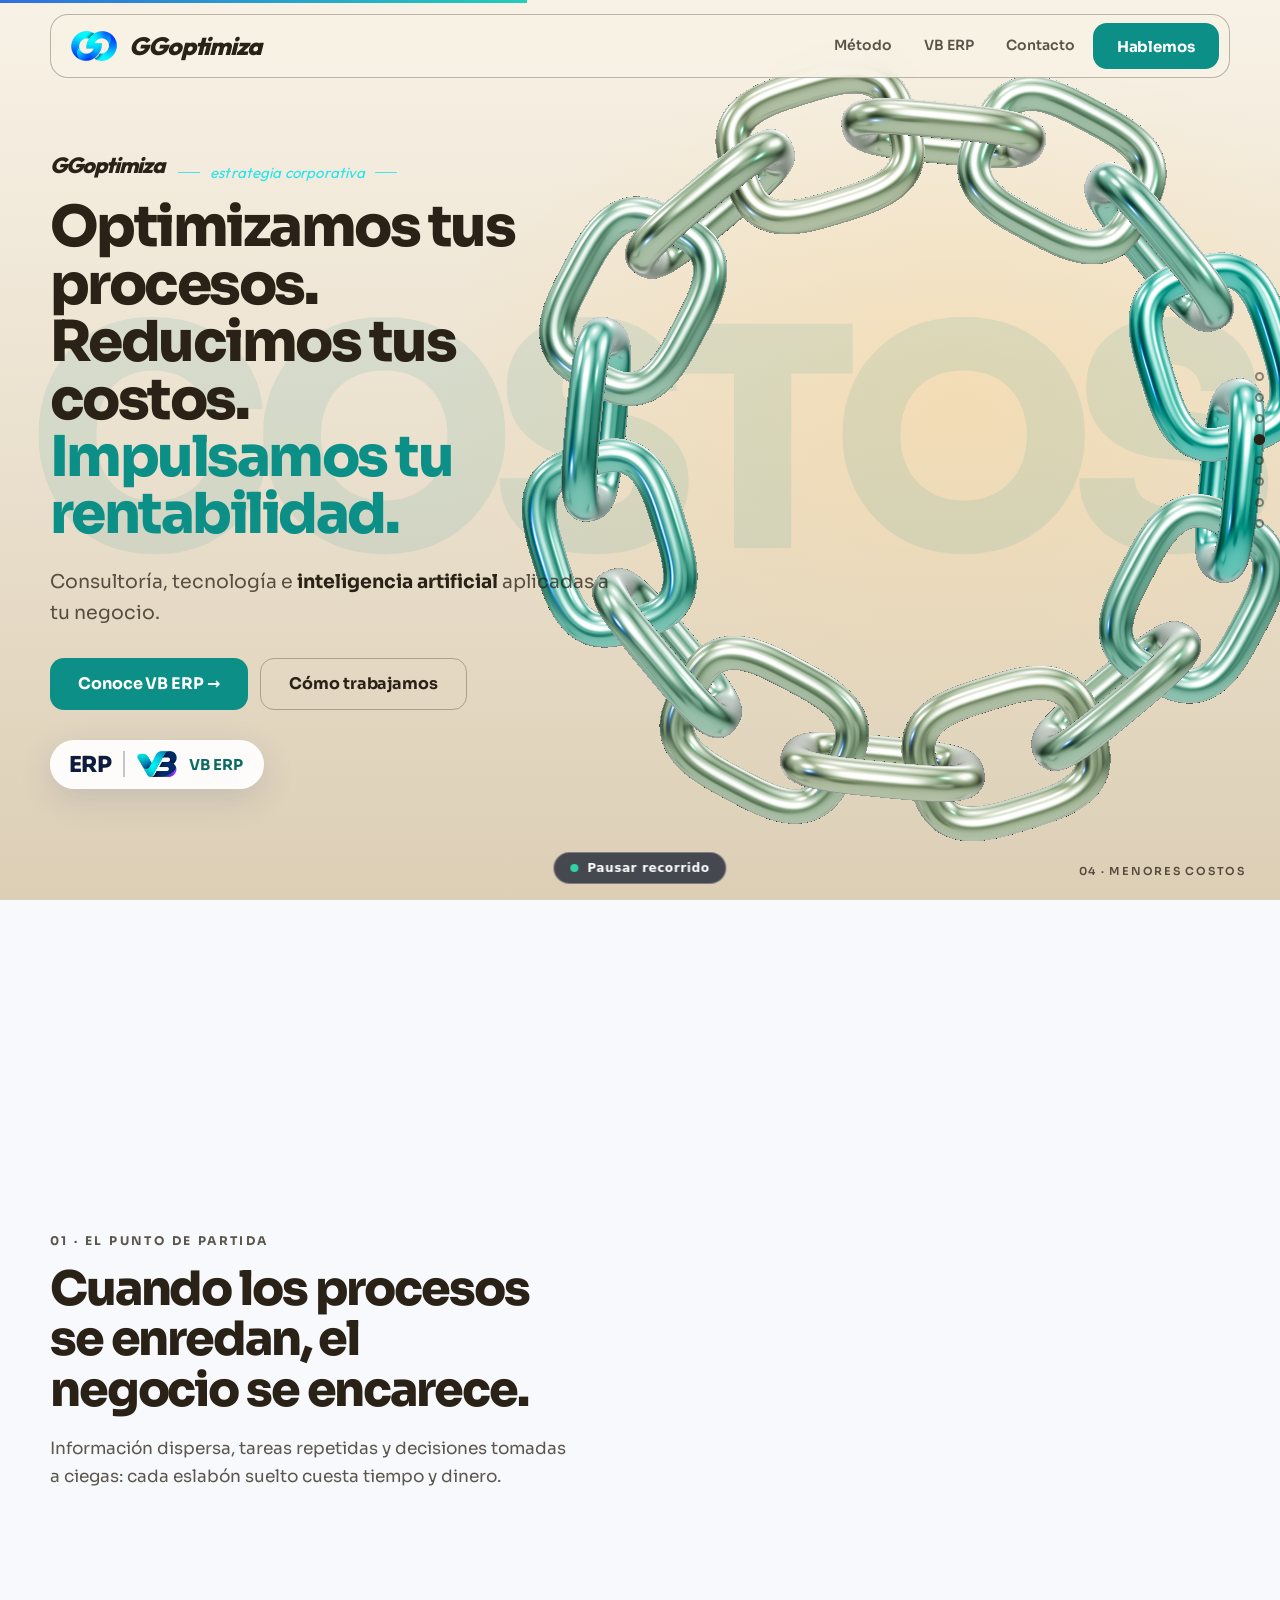
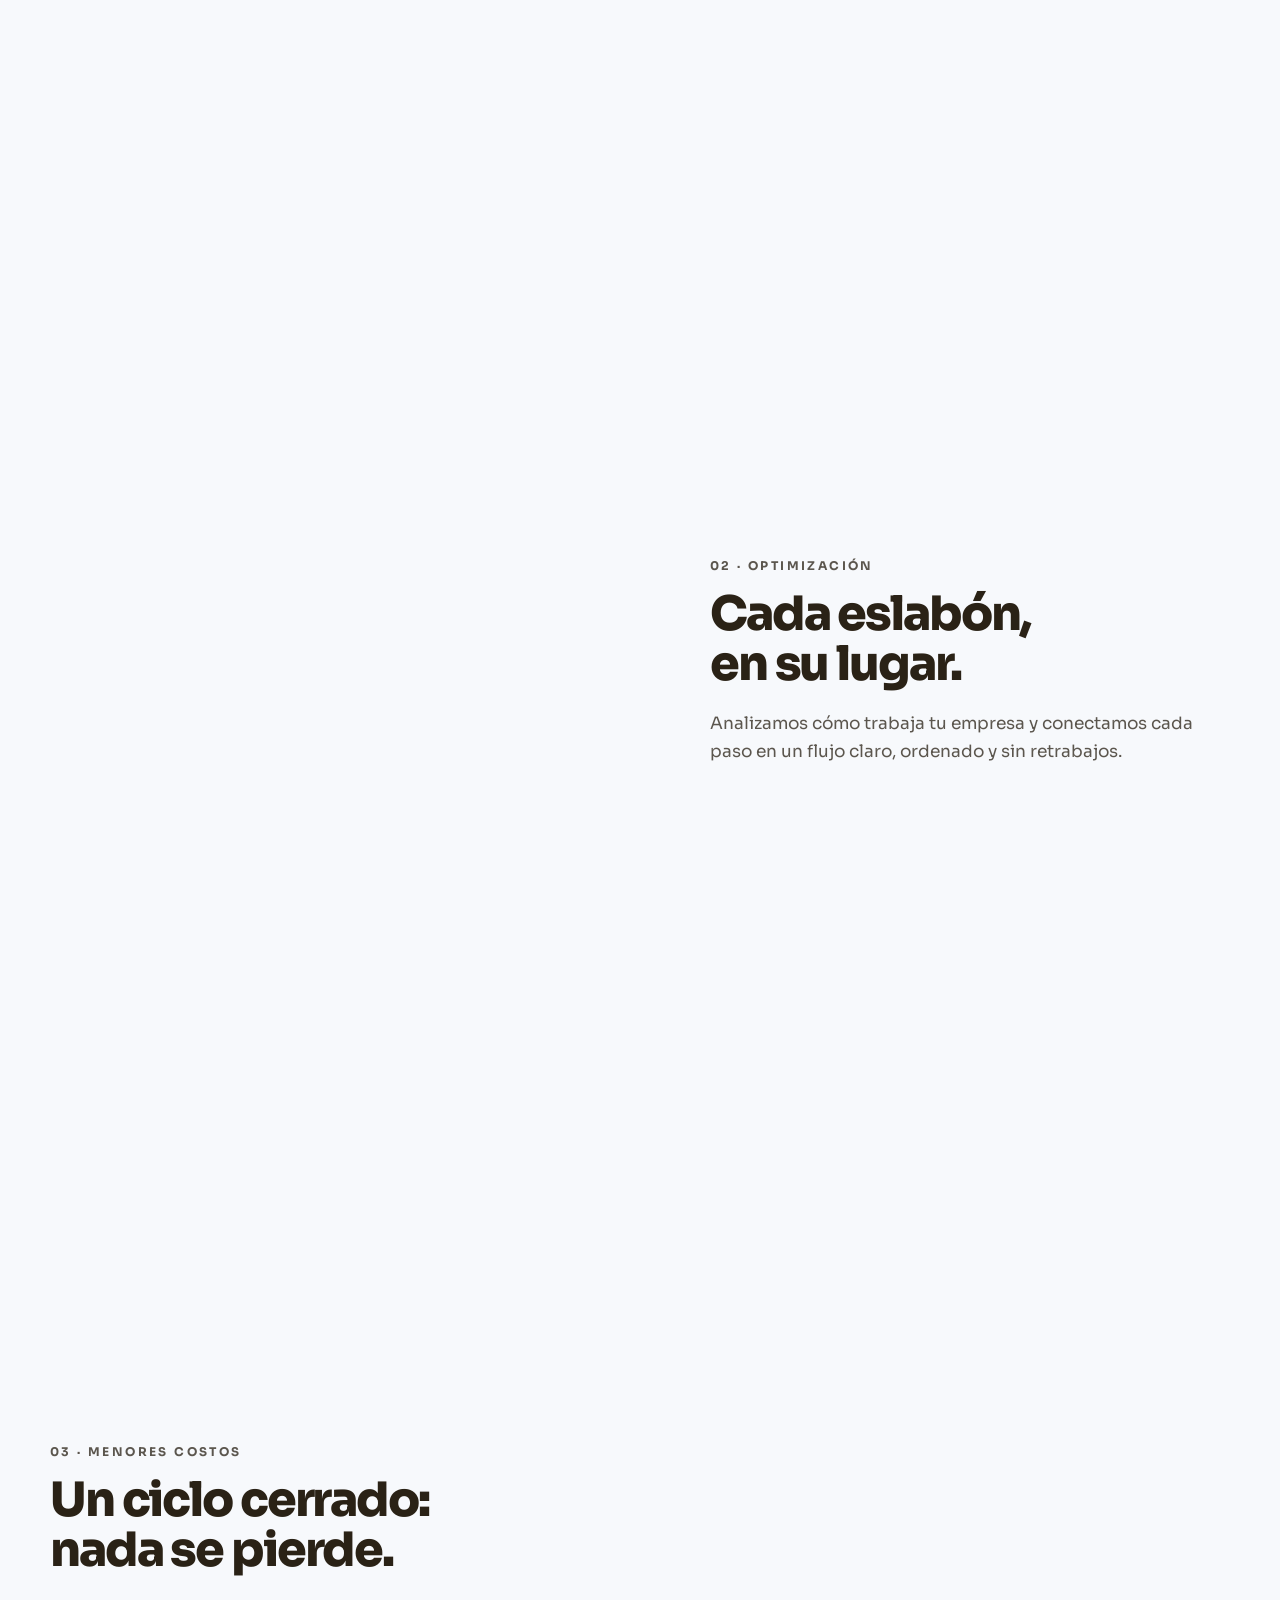
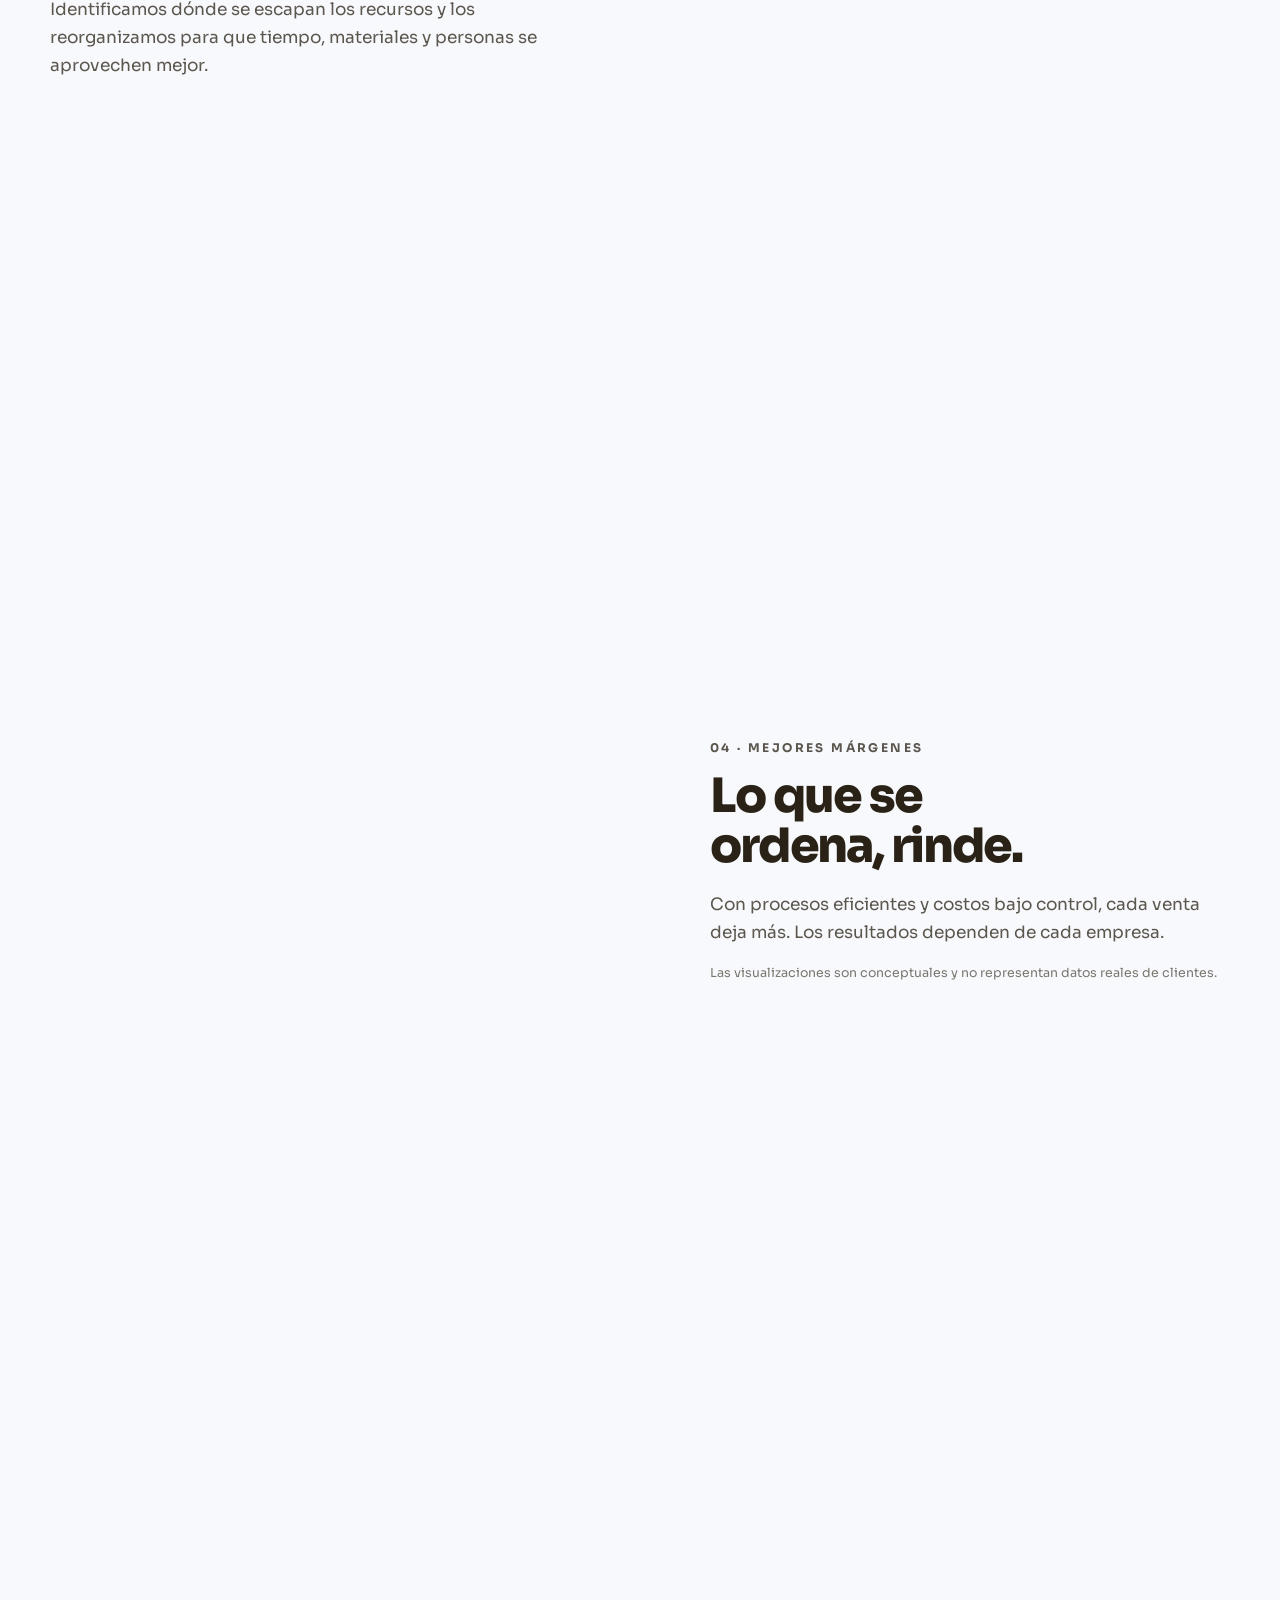
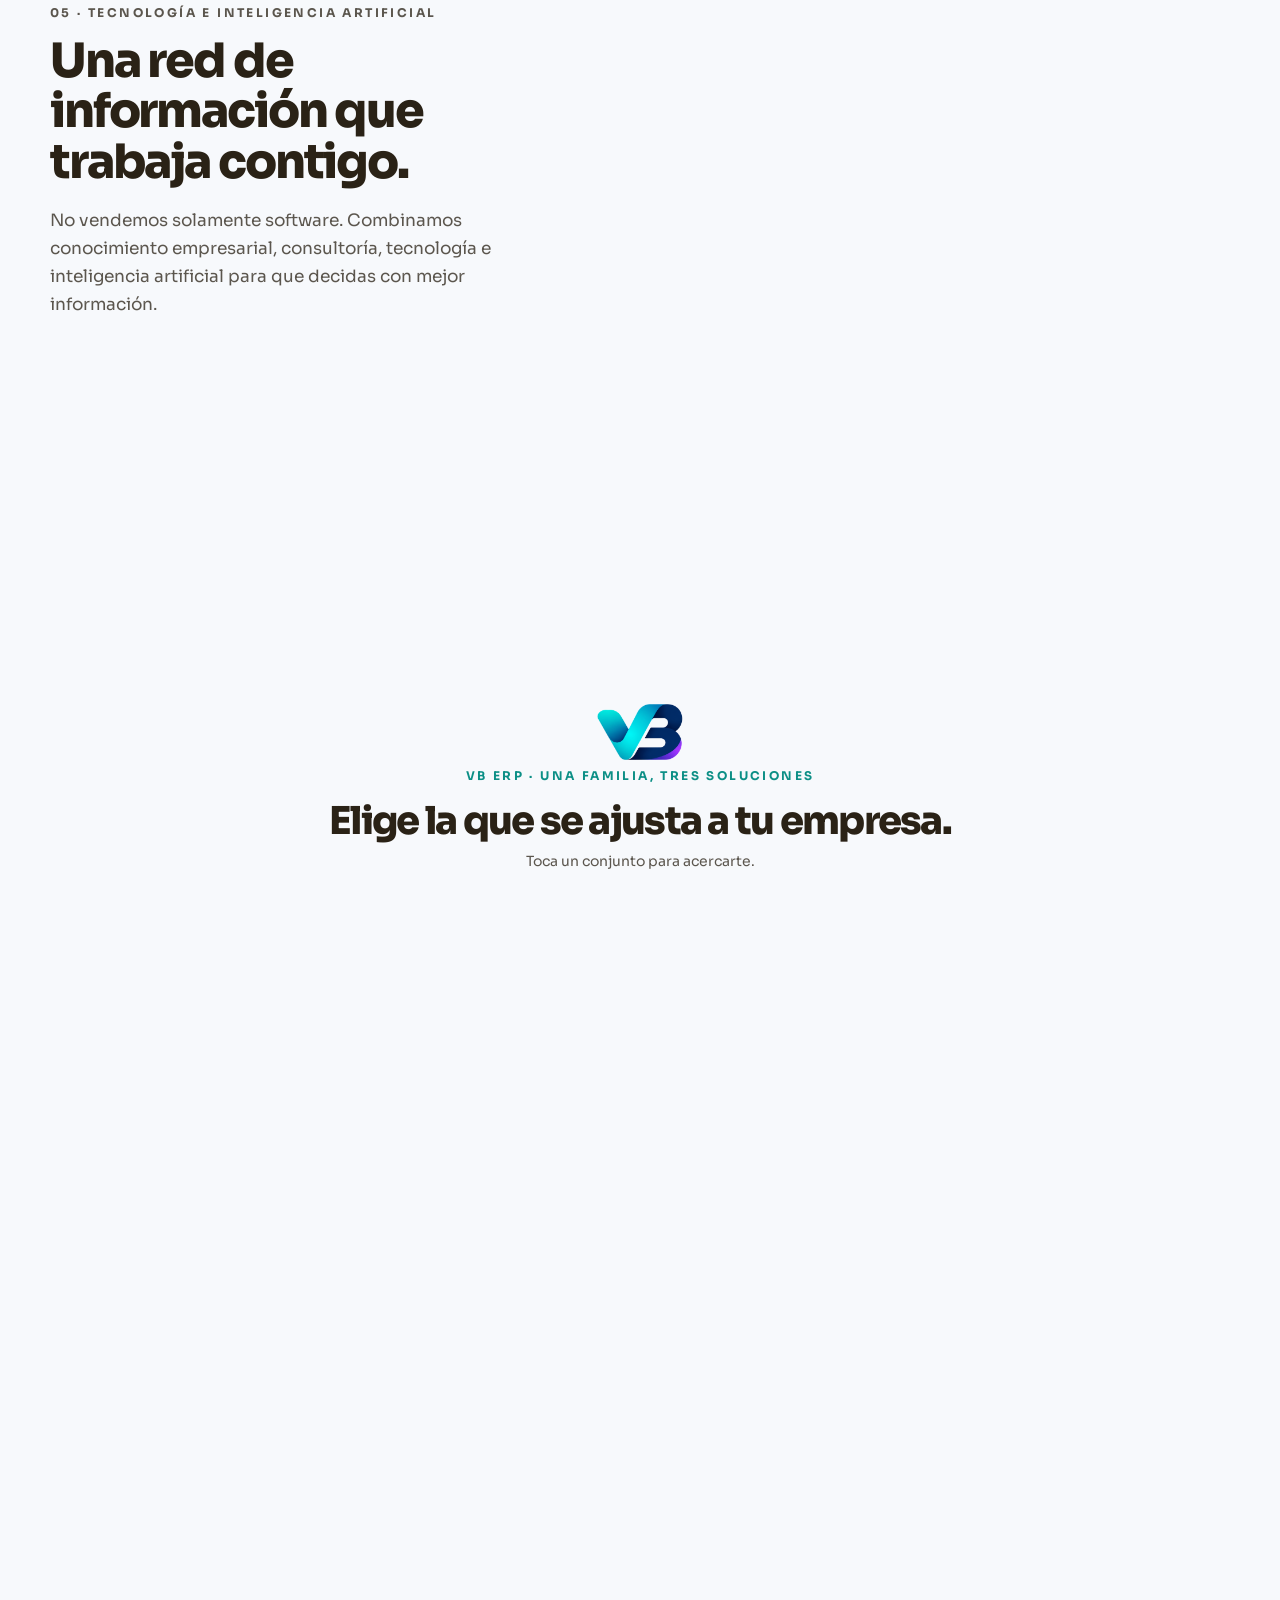
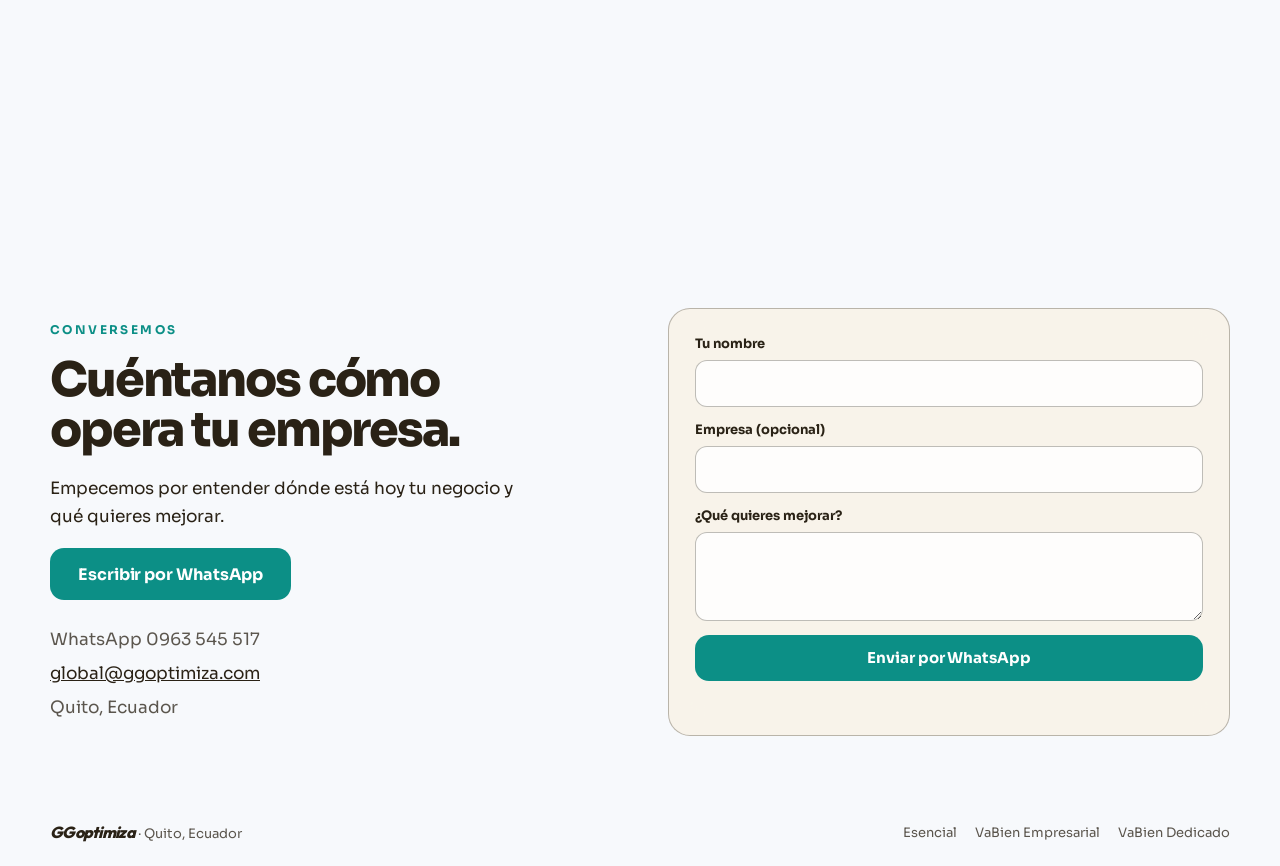
<file: index.html>
<!DOCTYPE html>
<html lang="es">
<head>
<meta charset="utf-8">
<meta name="viewport" content="width=device-width,initial-scale=1">
<title>GG Optimiza · Optimizamos tus procesos, reducimos tus costos, impulsamos tu rentabilidad</title>
<meta name="description" content="GG Optimiza: consultoría, tecnología e inteligencia artificial aplicadas a tu negocio. Casa de VB ERP: Esencial, VaBien Empresarial y VaBien Dedicado.">
<link rel="preconnect" href="https://fonts.googleapis.com"><link rel="preconnect" href="https://fonts.gstatic.com" crossorigin>
<link href="https://fonts.googleapis.com/css2?family=Sora:wght@400;600;700;800&family=Outfit:ital,wght@0,400;0,800&display=swap" rel="stylesheet">
<link rel="icon" href="img/gg-logo-tarjeta.png">
<link rel="stylesheet" href="css/corp.css">
</head>
<body>
<a class="saltar" href="#contacto">Ir a contacto</a>
<div class="cielo" aria-hidden="true"></div>
<div class="tipo" aria-hidden="true"><span>GG</span><span>ENREDO</span><span>FLUJO</span><span>COSTOS</span><span>MARGEN</span><span>IA</span><span>VB ERP</span><span>HABLEMOS</span></div>
<div class="respaldo" aria-hidden="true"><img src="img/gg-logo-tarjeta.png" alt=""></div>
<canvas id="escena" aria-hidden="true"></canvas>
<div id="progreso" aria-hidden="true"></div>
<p id="fig" aria-hidden="true"></p>
<ul class="puntos" aria-label="Escenas"><li><a href="#inicio" aria-label="Inicio"></a></li><li><a href="#enredo" aria-label="El enredo"></a></li><li><a href="#flujo" aria-label="El flujo"></a></li><li><a href="#costos" aria-label="Costos"></a></li><li><a href="#margenes" aria-label="Márgenes"></a></li><li><a href="#ia" aria-label="Tecnología e IA"></a></li><li><a href="#soluciones" aria-label="VB ERP"></a></li><li><a href="#contacto" aria-label="Contacto"></a></li></ul>

<header><div class="contenedor">
  <a class="marca" href="#inicio" aria-label="GGoptimiza, inicio"><img src="img/gg-logo-tarjeta.png" width="46" height="30" alt=""><span class="wm">GGoptimiza</span></a>
  <nav aria-label="Principal"><a href="#flujo">Método</a><a href="#soluciones">VB ERP</a><a href="#contacto">Contacto</a><a class="boton" href="#contacto">Hablemos</a></nav>
</div></header>

<main>
<section class="esc portada" id="inicio" data-esc><div class="contenedor"><div class="bloque hero">
  <p class="etiqueta etq-marca"><span class="wm">GGoptimiza</span><span class="tg">estrategia corporativa</span></p>
  <h1>Optimizamos tus procesos.<br>Reducimos tus costos.<br><em>Impulsamos tu rentabilidad.</em></h1>
  <p class="lead">Consultoría, tecnología e <strong>inteligencia artificial</strong> aplicadas a tu negocio.</p>
  <div class="acciones"><a class="boton grande" href="#soluciones">Conoce VB ERP →</a><a class="boton ghost grande" href="#enredo">Cómo trabajamos</a></div>
  <a class="chip-erp" href="#soluciones" aria-label="VB ERP, nuestras soluciones"><span>ERP</span><i></i><img src="img/vb-icono.png" alt="VaBien" height="26"><b>VB ERP</b></a>
</div></div></section>

<section class="esc paso" id="enredo" data-esc><div class="contenedor"><div class="bloque">
  <p class="etiqueta">01 · El punto de partida</p>
  <h2>Cuando los procesos se enredan, el negocio se encarece.</h2>
  <p>Información dispersa, tareas repetidas y decisiones tomadas a ciegas: cada eslabón suelto cuesta tiempo y dinero.</p>
</div></div></section>

<section class="esc paso der" id="flujo" data-esc><div class="contenedor"><div class="bloque">
  <p class="etiqueta">02 · Optimización</p>
  <h2>Cada eslabón, en su lugar.</h2>
  <p>Analizamos cómo trabaja tu empresa y conectamos cada paso en un flujo claro, ordenado y sin retrabajos.</p>
</div></div></section>

<section class="esc paso" id="costos" data-esc><div class="contenedor"><div class="bloque">
  <p class="etiqueta">03 · Menores costos</p>
  <h2>Un ciclo cerrado: nada se pierde.</h2>
  <p>Identificamos dónde se escapan los recursos y los reorganizamos para que tiempo, materiales y personas se aprovechen mejor.</p>
</div></div></section>

<section class="esc paso der" id="margenes" data-esc><div class="contenedor"><div class="bloque">
  <p class="etiqueta">04 · Mejores márgenes</p>
  <h2>Lo que se ordena, rinde.</h2>
  <p>Con procesos eficientes y costos bajo control, cada venta deja más. Los resultados dependen de cada empresa.</p>
  <p class="nota-chica">Las visualizaciones son conceptuales y no representan datos reales de clientes.</p>
</div></div></section>

<section class="esc paso" id="ia" data-esc><div class="contenedor"><div class="bloque">
  <p class="etiqueta">05 · Tecnología e inteligencia artificial</p>
  <h2>Una red de información que trabaja contigo.</h2>
  <p>No vendemos solamente software. Combinamos conocimiento empresarial, consultoría, tecnología e inteligencia artificial para que decidas con mejor información.</p>
</div></div></section>

<section class="esc soluciones" id="soluciones" data-esc>
  <div class="contenedor sol-cab">
    <img class="sol-logo" src="img/vb-icono.png" alt="VaBien" height="56">
    <p class="etiqueta">VB ERP · una familia, tres soluciones</p>
    <h2>Elige la que se ajusta a tu empresa.</h2>
    <p class="nota">Toca un conjunto para acercarte. <button id="ver-todas" type="button" hidden>Ver las tres</button></p>
  </div>
  <div class="etq-sol-wrap">
    <button class="etq-sol" type="button" aria-pressed="false"><i>01</i>Esencial</button>
    <button class="etq-sol" type="button" aria-pressed="false"><i>02</i>VaBien Empresarial</button>
    <button class="etq-sol" type="button" aria-pressed="false"><i>03</i>VaBien Dedicado</button>
  </div>
  <div id="detalle" aria-live="polite">
    <div data-sol hidden><h3>Esencial</h3><p>Ventas, compras e impuestos: lo fundamental para ordenar la gestión diaria.</p><a class="boton" data-ruta="esencial" href="#">Conocer Esencial →</a></div>
    <div data-sol hidden><h3>VaBien Empresarial</h3><p>ERP para PYMES: ventas, compras, inventarios, cobranza, nómina e impuestos en un solo sistema.</p><a class="boton" data-ruta="empresarial" href="#">Conocer VaBien Empresarial →</a></div>
    <div data-sol hidden><h3>VaBien Dedicado</h3><p>ERP desarrollado o adaptado a las necesidades específicas de tu empresa.</p><a class="boton" data-ruta="dedicado" href="#">Conocer VaBien Dedicado →</a></div>
  </div>
</section>

<section class="esc contacto" id="contacto" data-esc><div class="contenedor"><div class="con-grid">
  <div>
    <p class="etiqueta">Conversemos</p>
    <h2>Cuéntanos cómo opera tu empresa.</h2>
    <p>Empecemos por entender dónde está hoy tu negocio y qué quieres mejorar.</p>
    <div class="acciones"><a class="boton grande" data-wa href="#">Escribir por WhatsApp</a></div>
    <ul class="datos"><li data-dato-wa></li><li><a data-dato-correo href="#"></a></li><li>Quito, Ecuador</li></ul>
  </div>
  <form id="formulario" novalidate>
    <label for="f-nombre">Tu nombre</label><input id="f-nombre" autocomplete="name">
    <label for="f-empresa">Empresa (opcional)</label><input id="f-empresa" autocomplete="organization">
    <label for="f-mensaje">¿Qué quieres mejorar?</label><textarea id="f-mensaje" rows="3"></textarea>
    <button class="boton" type="submit">Enviar por WhatsApp</button><p id="f-aviso" role="status"></p>
  </form>
</div></div></section>
</main>
<footer><div class="contenedor"><span><span class="wm">GGoptimiza</span> · Quito, Ecuador</span><span class="pie-nav"><a data-ruta="esencial" href="#">Esencial</a><a data-ruta="empresarial" href="#">VaBien Empresarial</a><a data-ruta="dedicado" href="#">VaBien Dedicado</a></span></div></footer>
<script src="js/config.js"></script>
<script src="js/app.js"></script>
<script>window.GG_AUTO={raiz:true,parar:6};</script>
<script src="js/gg-auto.js"></script>
<script src="js/escena.js"></script>
</body>
</html>
</file>
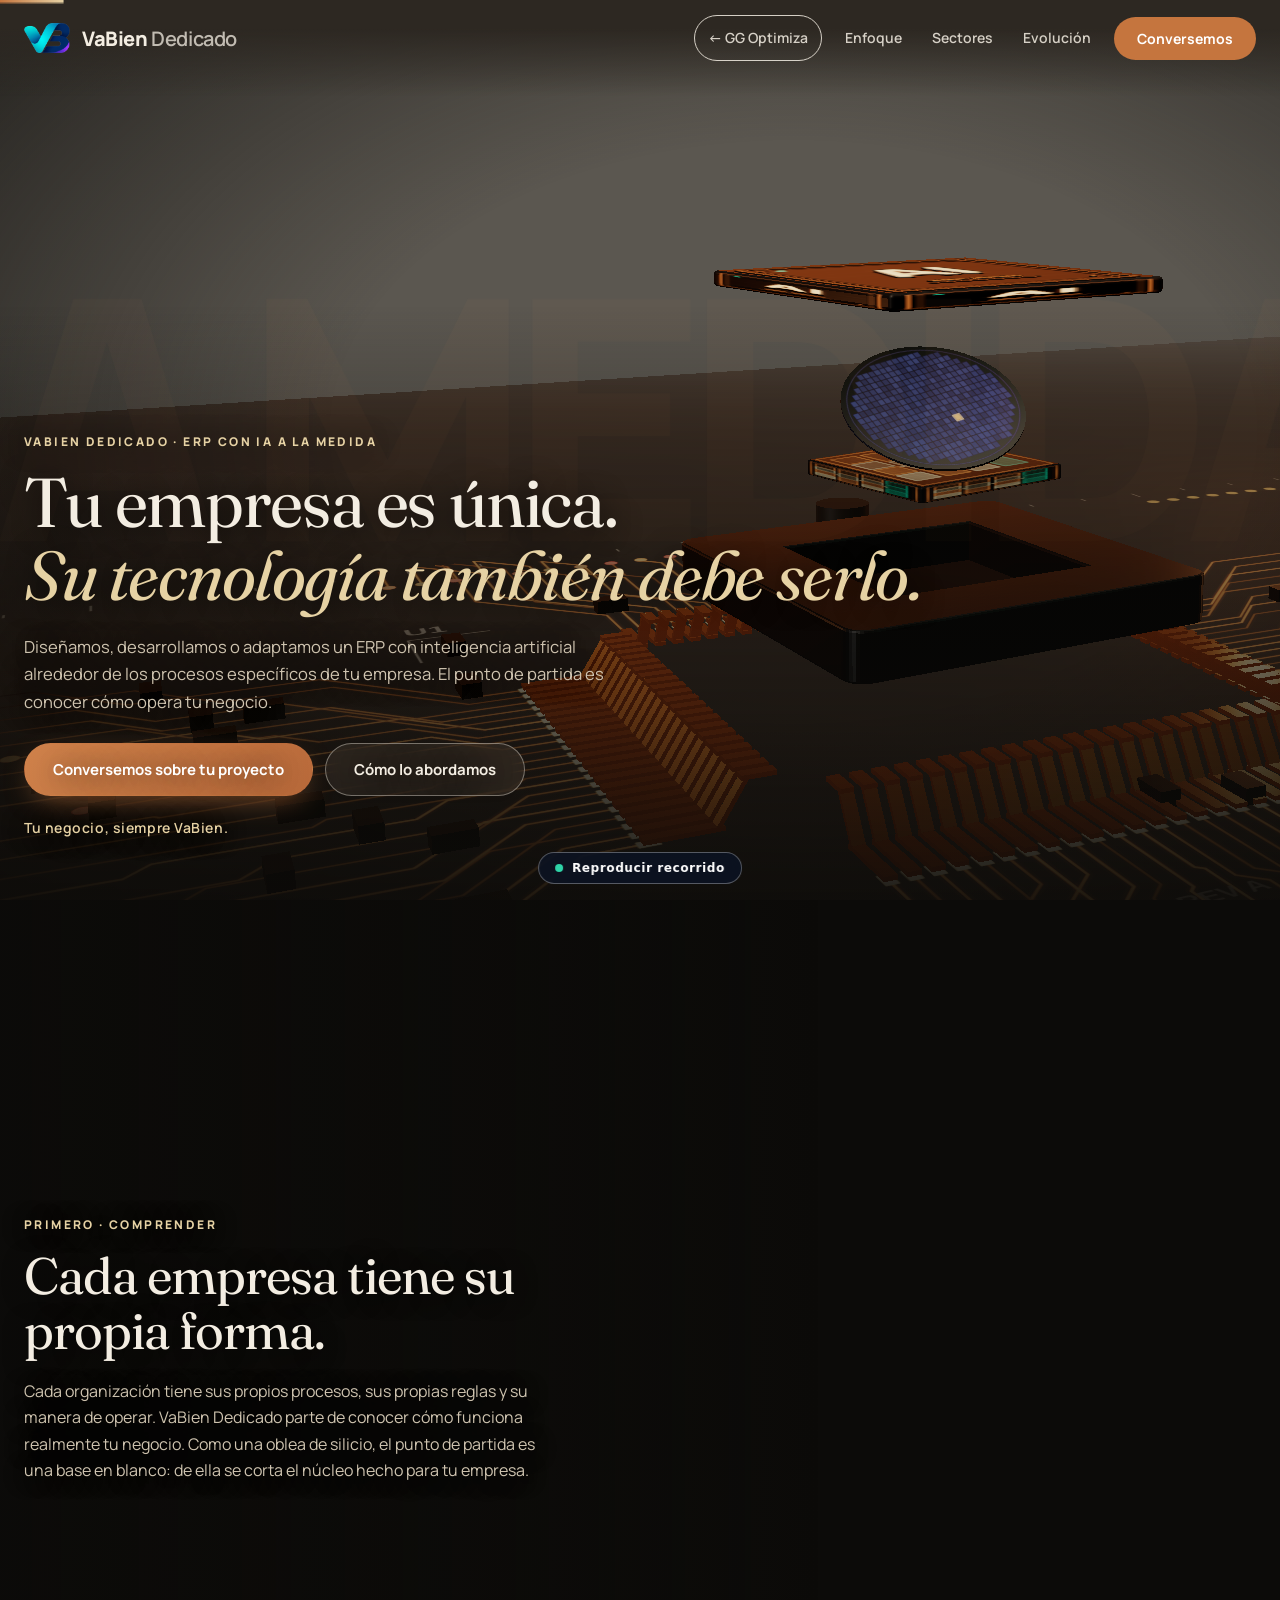
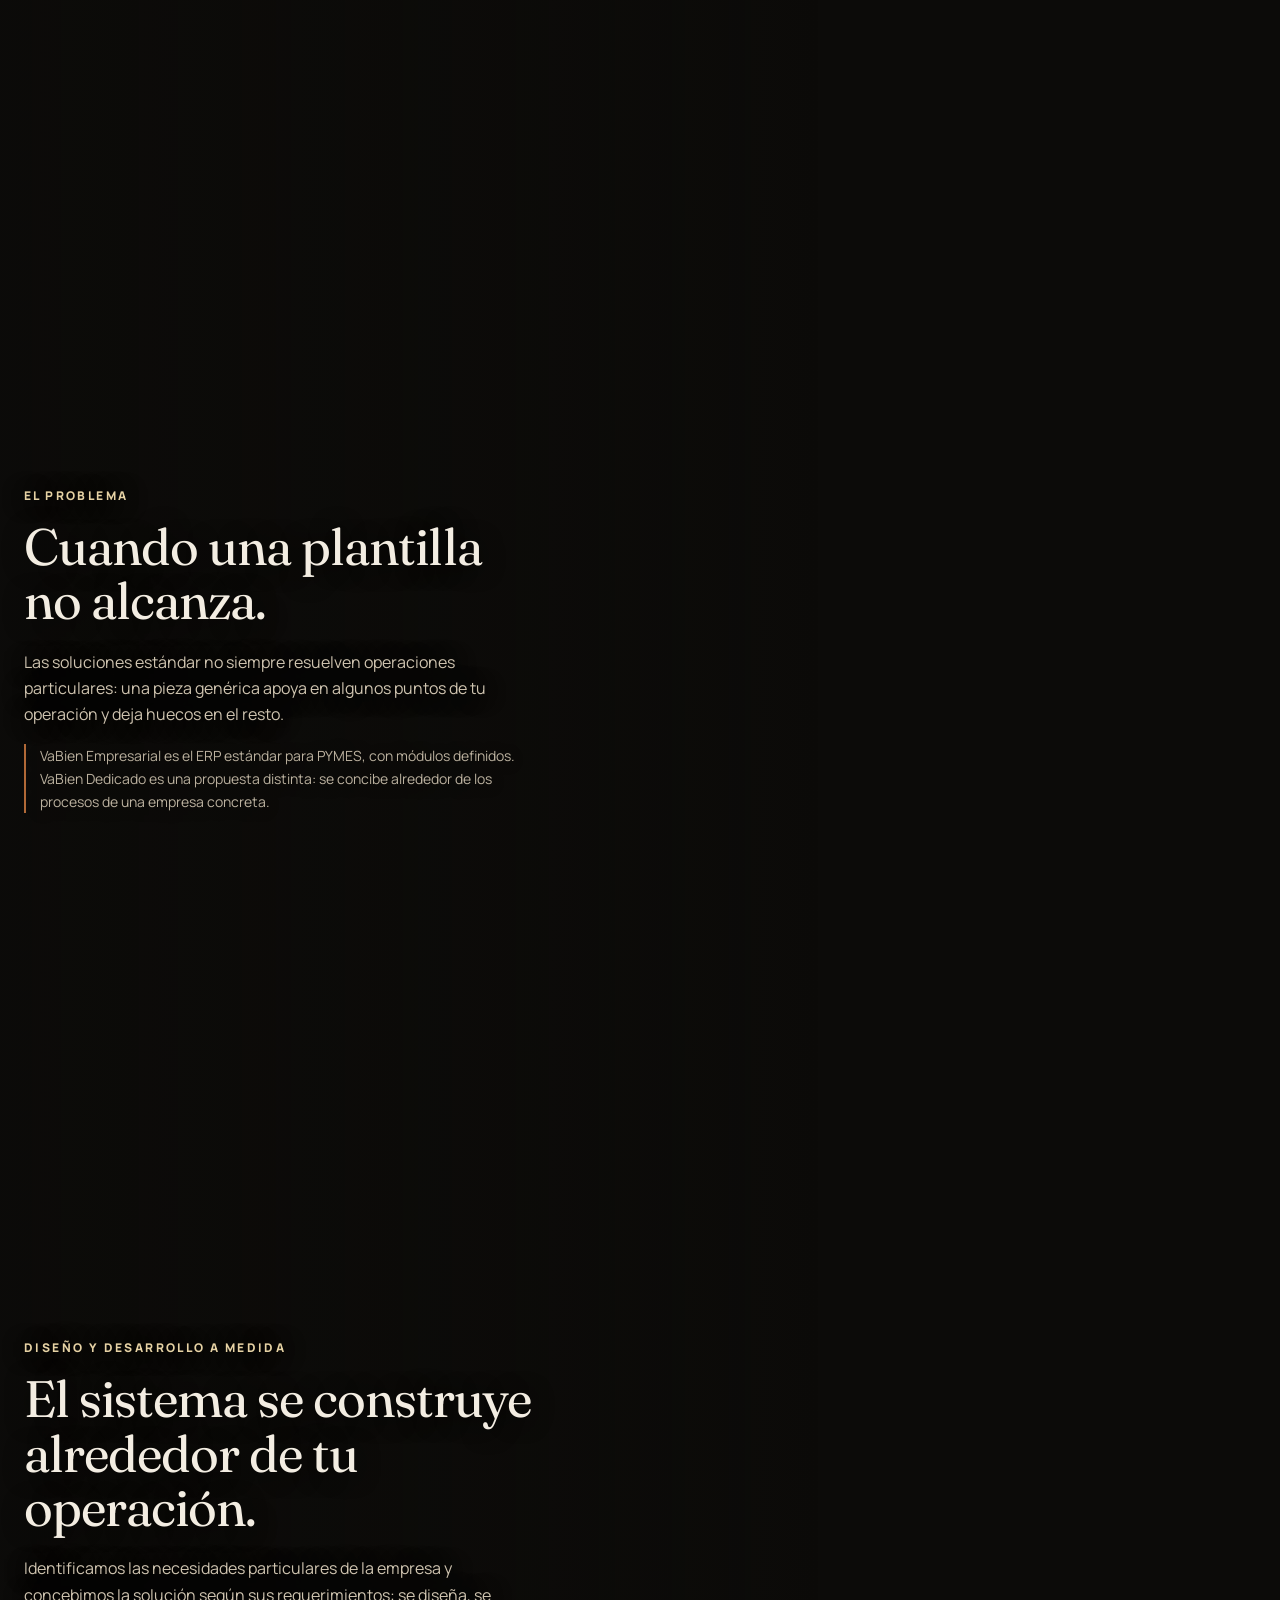
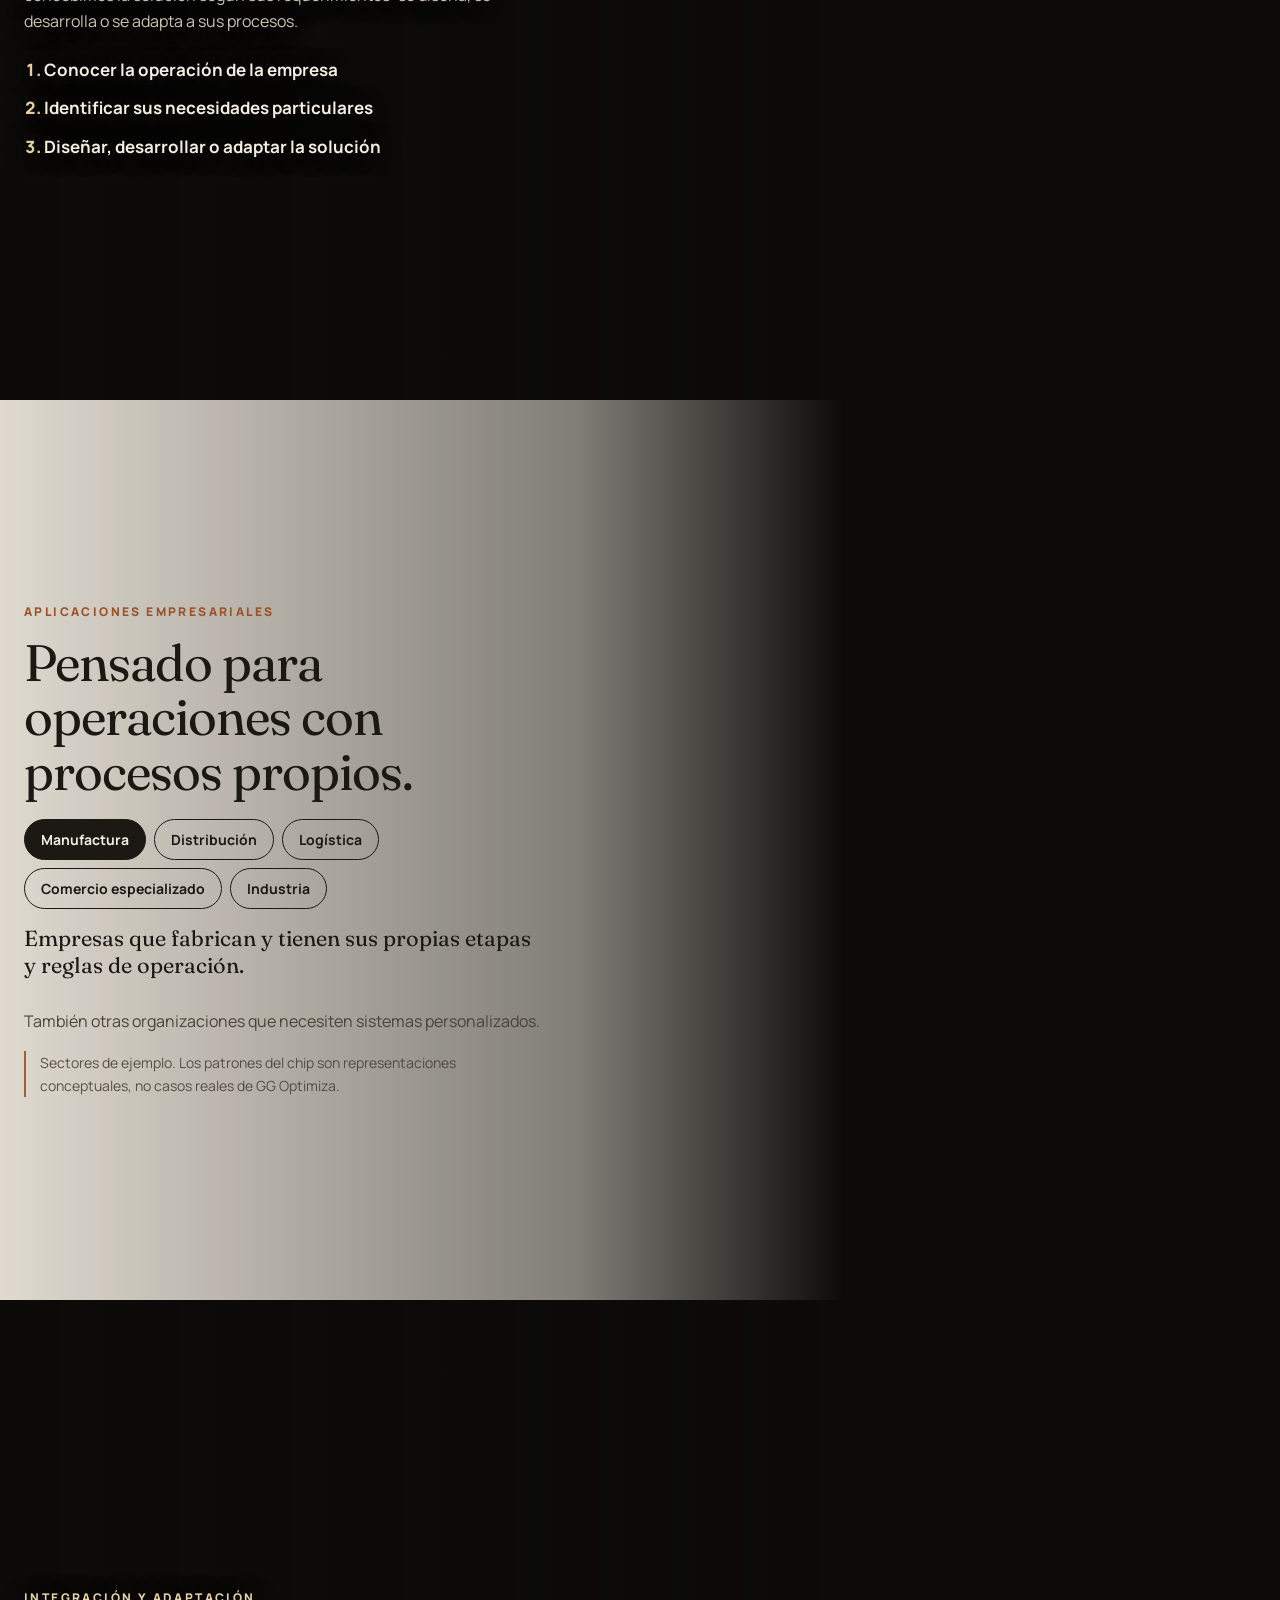
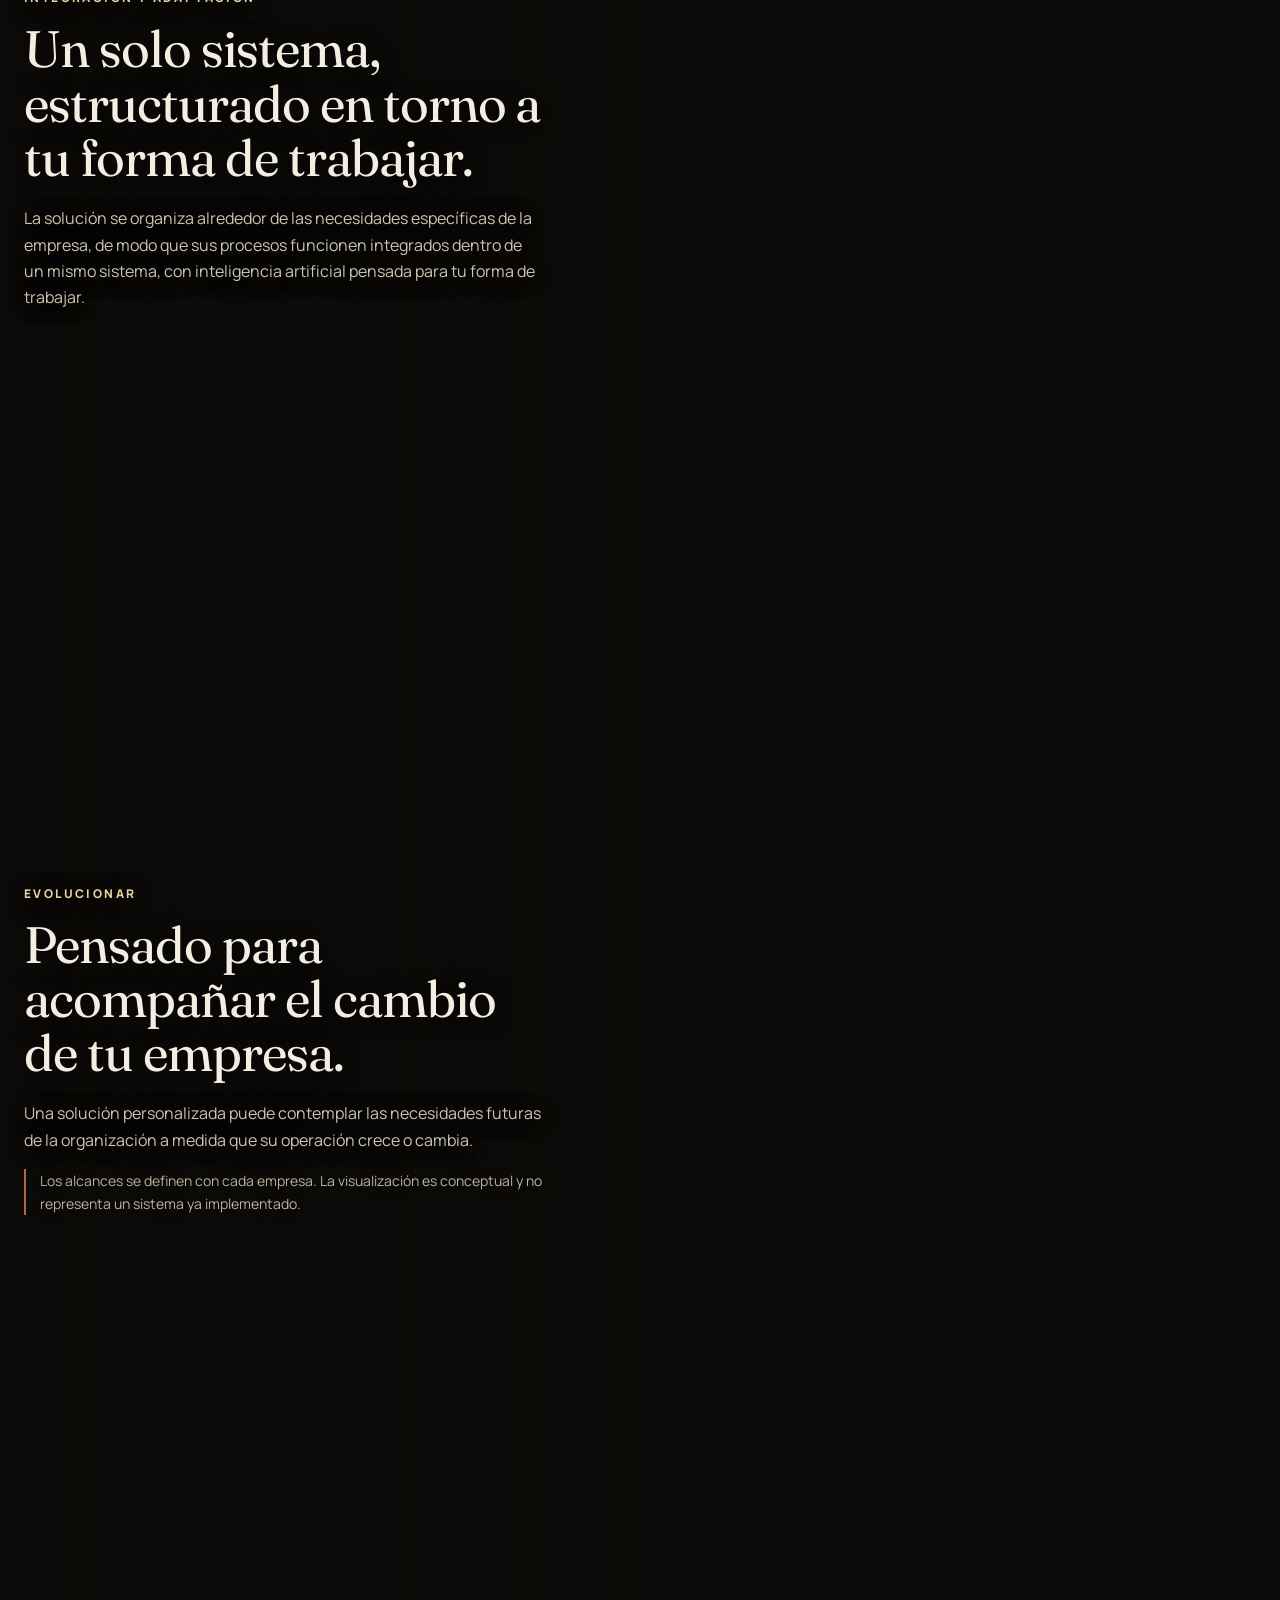
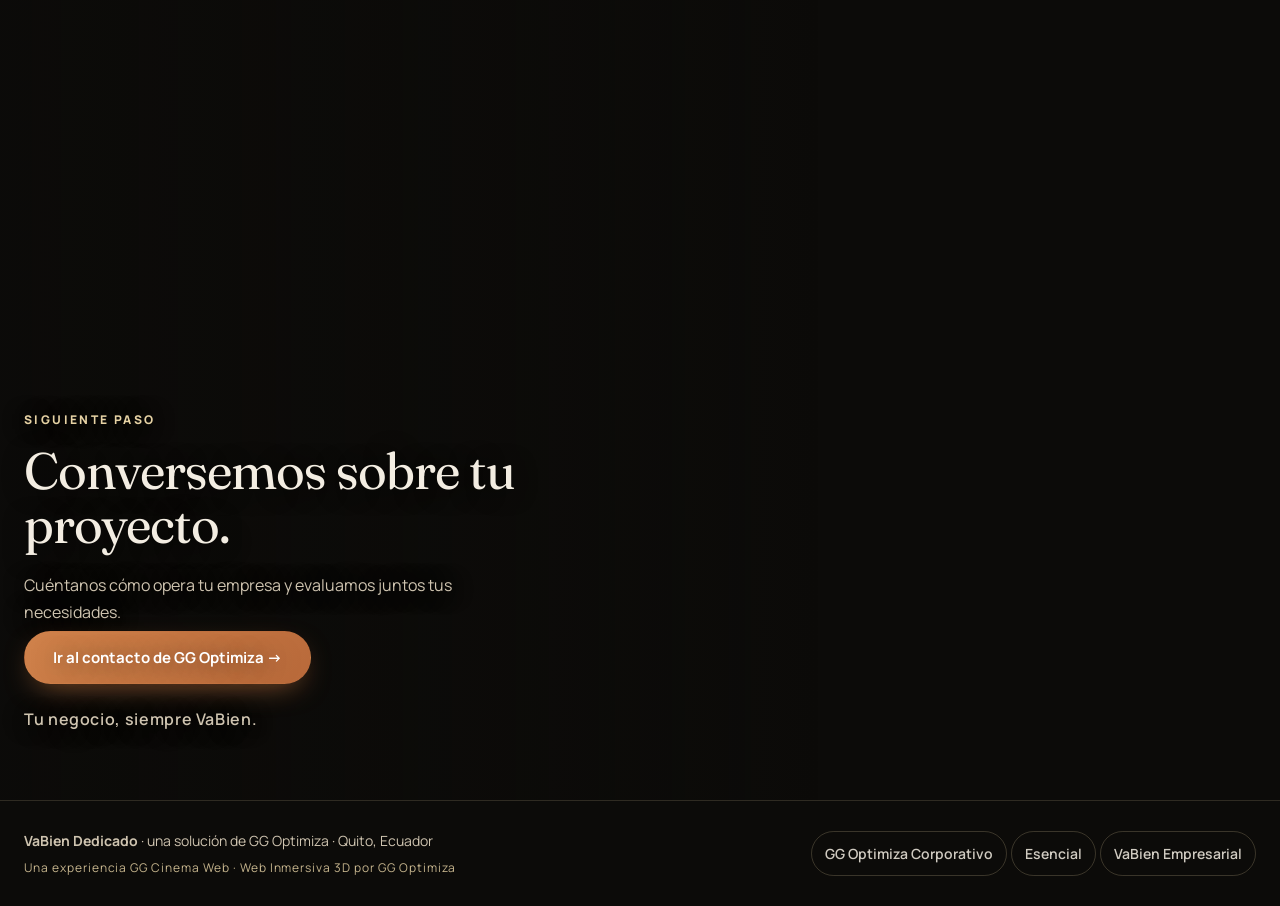
<file: dedicado/index.html>
<!DOCTYPE html>
<html lang="es">
<head>
<meta charset="utf-8">
<meta name="viewport" content="width=device-width,initial-scale=1">
<title>VaBien Dedicado · ERP con IA a la medida de tu empresa · GG Optimiza</title>
<meta name="description" content="VaBien Dedicado: ERP con inteligencia artificial diseñado, desarrollado o adaptado a los procesos específicos de tu empresa. Tu empresa es única. Su tecnología también debe serlo. Conversemos sobre tu proyecto.">
<link rel="preconnect" href="https://fonts.googleapis.com"><link rel="preconnect" href="https://fonts.gstatic.com" crossorigin>
<link href="https://fonts.googleapis.com/css2?family=Fraunces:opsz,wght@9..144,400;9..144,600&family=Manrope:wght@400;600;700;800&display=swap" rel="stylesheet">
<link rel="icon" href="img/vb-icono.png">
<link rel="stylesheet" href="css/ded.css">
</head>
<body>
<a class="saltar" data-ruta="contacto" href="#">Ir a contacto</a>
<div class="cielo" aria-hidden="true"></div>
<div class="tipo" aria-hidden="true"><span>A MEDIDA</span><span>FORMA</span><span>PLANTILLA</span><span>DISEÑO</span><span>SECTOR</span><span>UNO SOLO</span><span>CRECE</span><span>HABLEMOS</span></div>
<div class="respaldo" aria-hidden="true"><i></i><i></i><i></i><i></i><i></i><i></i><i></i><i></i></div>
<canvas id="escena" aria-hidden="true"></canvas>
<div id="progreso" aria-hidden="true"></div>

<header>
  <div class="contenedor">
    <a class="marca" href="#inicio" aria-label="VaBien Dedicado, inicio"><img src="img/vb-icono.png" width="46" height="30" alt=""><span>VaBien <em>Dedicado</em></span></a>
    <nav aria-label="Principal">
      <a class="volver" data-ruta="corporativo" href="#">← GG Optimiza</a>
      <a href="#diseno">Enfoque</a><a href="#sectores">Sectores</a><a href="#evolucion">Evolución</a>
      <a class="boton" data-ruta="contacto" href="#">Conversemos</a>
    </nav>
  </div>
</header>

<main>
<section class="esc portada" id="inicio" data-esc>
  <div class="contenedor"><div class="hero">
    <p class="etiqueta">VaBien Dedicado · ERP con IA a la medida</p>
    <h1>Tu empresa es única.<br><em>Su tecnología también debe serlo.</em></h1>
    <p class="lead">Diseñamos, desarrollamos o adaptamos un ERP con inteligencia artificial alrededor de los procesos específicos de tu empresa. El punto de partida es conocer cómo opera tu negocio.</p>
    <div class="acciones"><a class="boton cobre grande" data-ruta="contacto" href="#">Conversemos sobre tu proyecto</a><a class="boton claro grande" href="#diseno">Cómo lo abordamos</a></div>
    <p class="lema">Tu negocio, siempre VaBien.</p>
  </div></div>
</section>

<section class="esc paso" id="comprender" data-esc><div class="contenedor"><div class="bloque">
  <p class="etiqueta">Primero · Comprender</p>
  <h2>Cada empresa tiene su propia forma.</h2>
  <p>Cada organización tiene sus propios procesos, sus propias reglas y su manera de operar. VaBien Dedicado parte de conocer cómo funciona realmente tu negocio. Como una oblea de silicio, el punto de partida es una base en blanco: de ella se corta el núcleo hecho para tu empresa.</p>
</div></div></section>

<section class="esc paso" id="complejidad" data-esc><div class="contenedor"><div class="bloque">
  <p class="etiqueta">El problema</p>
  <h2>Cuando una plantilla no alcanza.</h2>
  <p>Las soluciones estándar no siempre resuelven operaciones particulares: una pieza genérica apoya en algunos puntos de tu operación y deja huecos en el resto.</p>
  <p class="nota">VaBien Empresarial es el ERP estándar para PYMES, con módulos definidos. VaBien Dedicado es una propuesta distinta: se concibe alrededor de los procesos de una empresa concreta.</p>
</div></div></section>

<section class="esc paso" id="diseno" data-esc><div class="contenedor"><div class="bloque">
  <p class="etiqueta">Diseño y desarrollo a medida</p>
  <h2>El sistema se construye alrededor de tu operación.</h2>
  <p>Identificamos las necesidades particulares de la empresa y concebimos la solución según sus requerimientos: se diseña, se desarrolla o se adapta a sus procesos.</p>
  <ol class="pasos"><li>Conocer la operación de la empresa</li><li>Identificar sus necesidades particulares</li><li>Diseñar, desarrollar o adaptar la solución</li></ol>
</div></div></section>

<section class="esc paso sectores" id="sectores" data-esc><div class="contenedor"><div class="bloque">
  <p class="etiqueta">Aplicaciones empresariales</p>
  <h2>Pensado para operaciones con procesos propios.</h2>
  <div class="chips" role="group" aria-label="Sectores de ejemplo">
    <button type="button" data-sec="0" aria-pressed="true" data-desc="Empresas que fabrican y tienen sus propias etapas y reglas de operación.">Manufactura</button>
    <button type="button" data-sec="1" aria-pressed="false" data-desc="Empresas que mueven y reparten productos con procesos particulares.">Distribución</button>
    <button type="button" data-sec="2" aria-pressed="false" data-desc="Operaciones que coordinan rutas, tiempos y movimiento de mercadería.">Logística</button>
    <button type="button" data-sec="3" aria-pressed="false" data-desc="Empresas comerciales con procesos que no encajan en lo estándar.">Comercio especializado</button>
    <button type="button" data-sec="4" aria-pressed="false" data-desc="Operaciones industriales con requerimientos administrativos u operativos especializados.">Industria</button>
  </div>
  <p id="sec-desc" class="sec-desc" aria-live="polite"></p>
  <p>También otras organizaciones que necesiten sistemas personalizados.</p>
  <p class="nota">Sectores de ejemplo. Los patrones del chip son representaciones conceptuales, no casos reales de GG Optimiza.</p>
</div></div></section>

<section class="esc paso" id="integracion" data-esc><div class="contenedor"><div class="bloque">
  <p class="etiqueta">Integración y adaptación</p>
  <h2>Un solo sistema, estructurado en torno a tu forma de trabajar.</h2>
  <p>La solución se organiza alrededor de las necesidades específicas de la empresa, de modo que sus procesos funcionen integrados dentro de un mismo sistema, con inteligencia artificial pensada para tu forma de trabajar.</p>
</div></div></section>

<section class="esc paso" id="evolucion" data-esc><div class="contenedor"><div class="bloque">
  <p class="etiqueta">Evolucionar</p>
  <h2>Pensado para acompañar el cambio de tu empresa.</h2>
  <p>Una solución personalizada puede contemplar las necesidades futuras de la organización a medida que su operación crece o cambia.</p>
  <p class="nota">Los alcances se definen con cada empresa. La visualización es conceptual y no representa un sistema ya implementado.</p>
</div></div></section>

<section class="esc contacto" id="cierre" data-esc>
  <div class="contenedor rejilla">
    <div class="bloque">
      <p class="etiqueta">Siguiente paso</p>
      <h2>Conversemos sobre tu proyecto.</h2>
      <p>Cuéntanos cómo opera tu empresa y evaluamos juntos tus necesidades.</p>
      <p class="acciones"><a class="boton cobre grande" data-ruta="contacto" href="#">Ir al contacto de GG Optimiza →</a></p>
      <p class="lema">Tu negocio, siempre VaBien.</p>
    </div>
  </div>
</section>
</main>

<footer>
  <div class="contenedor">
    <p><b>VaBien Dedicado</b> · una solución de GG Optimiza · Quito, Ecuador<br><span class="sello">Una experiencia GG Cinema Web · Web Inmersiva 3D por GG Optimiza</span></p>
    <nav aria-label="Ecosistema GG Optimiza">
      <a data-ruta="corporativo" href="#">GG Optimiza Corporativo</a><a data-ruta="esencial" href="#">Esencial</a><a data-ruta="empresarial" href="#">VaBien Empresarial</a>
    </nav>
  </div>
</footer>
<script src="js/config.js"></script>
<script src="js/app.js"></script>
<script>window.GG_AUTO={};</script>
<script src="js/gg-auto.js"></script>
<script src="js/escena.js"></script>
</body>
</html>
</file>
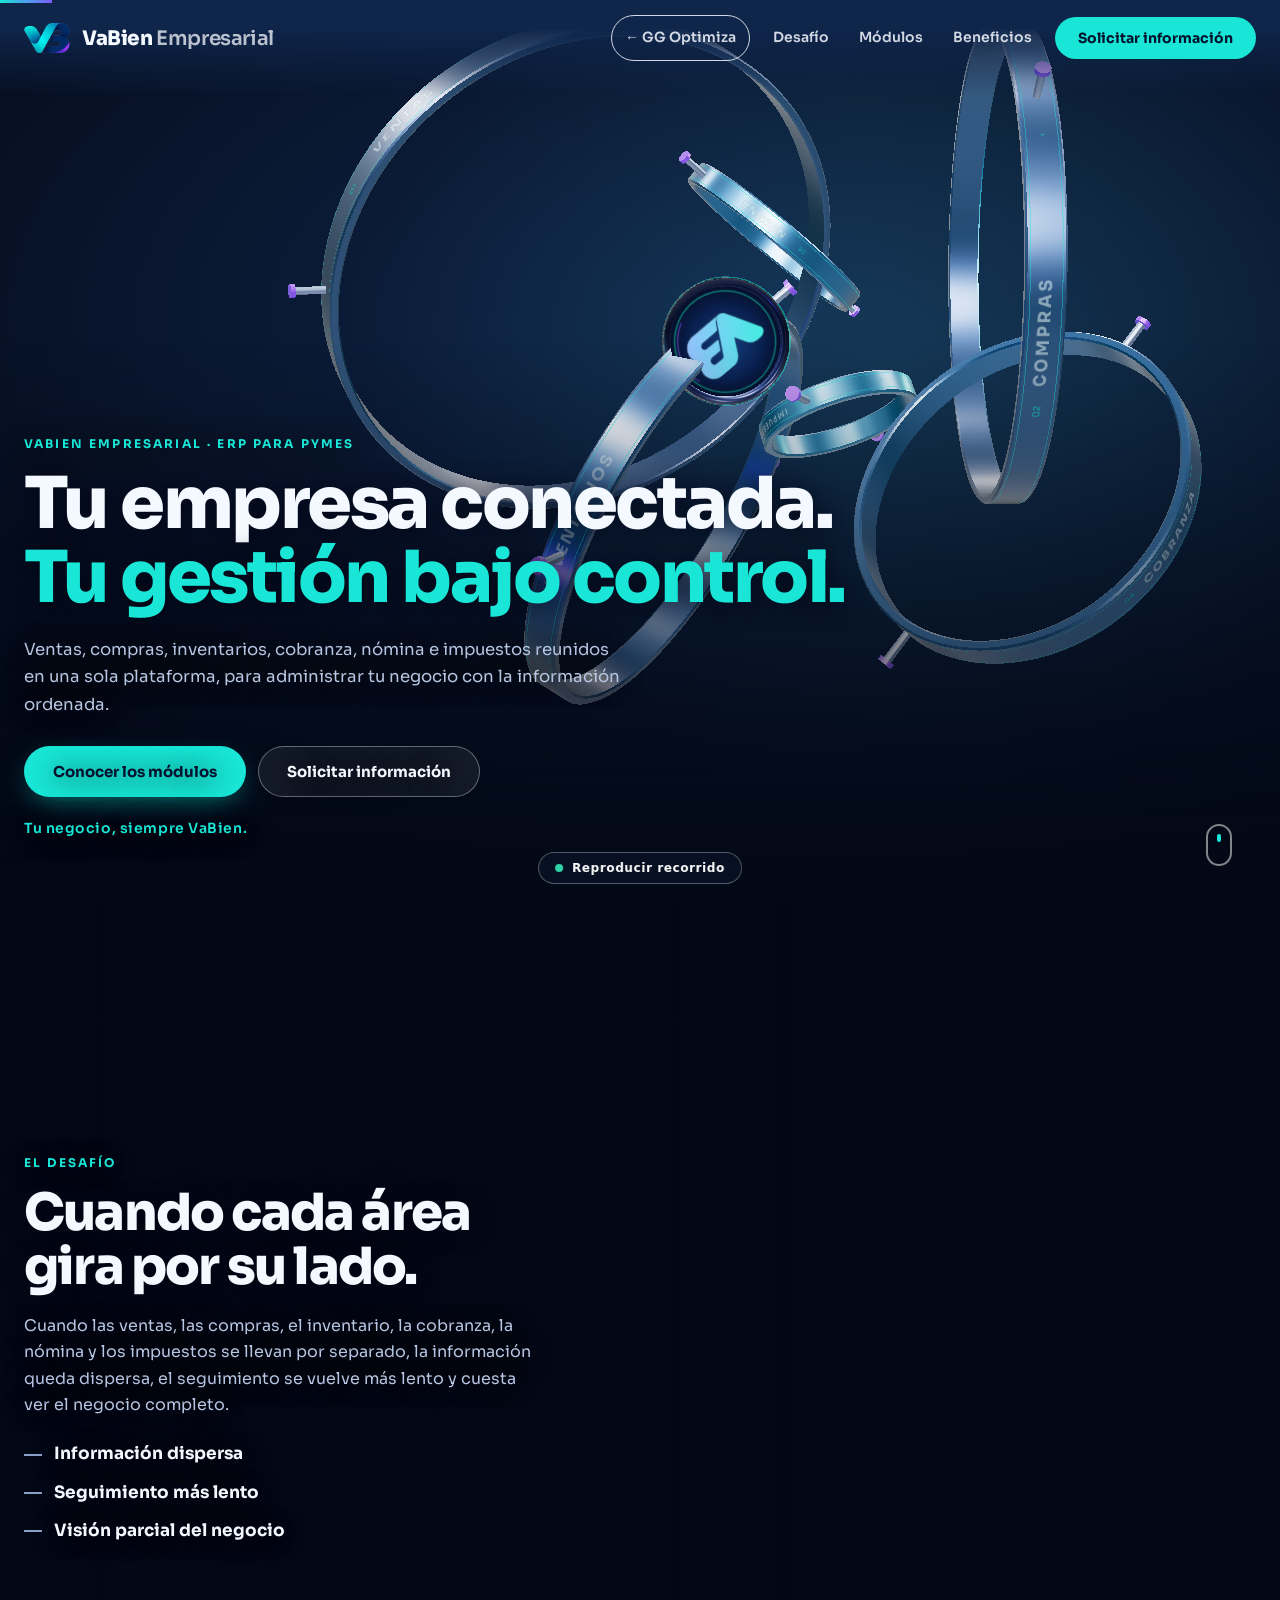
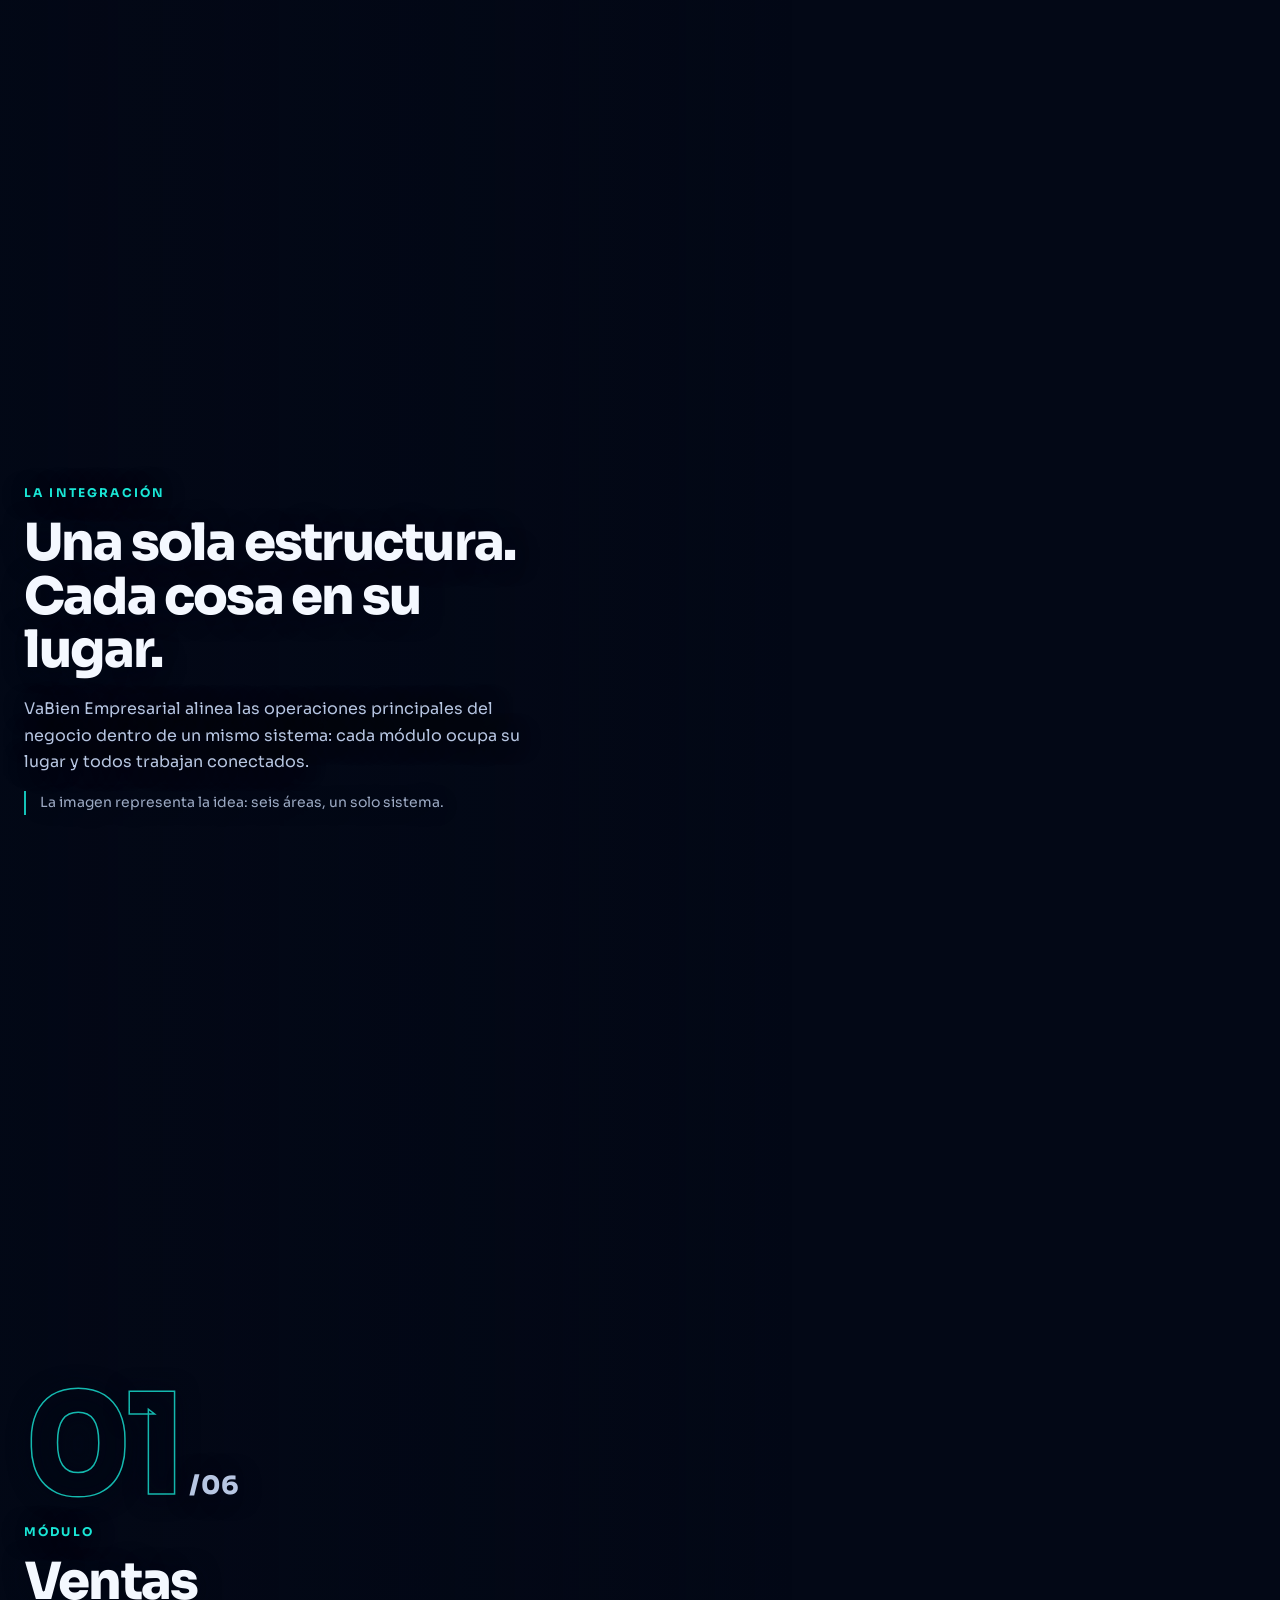
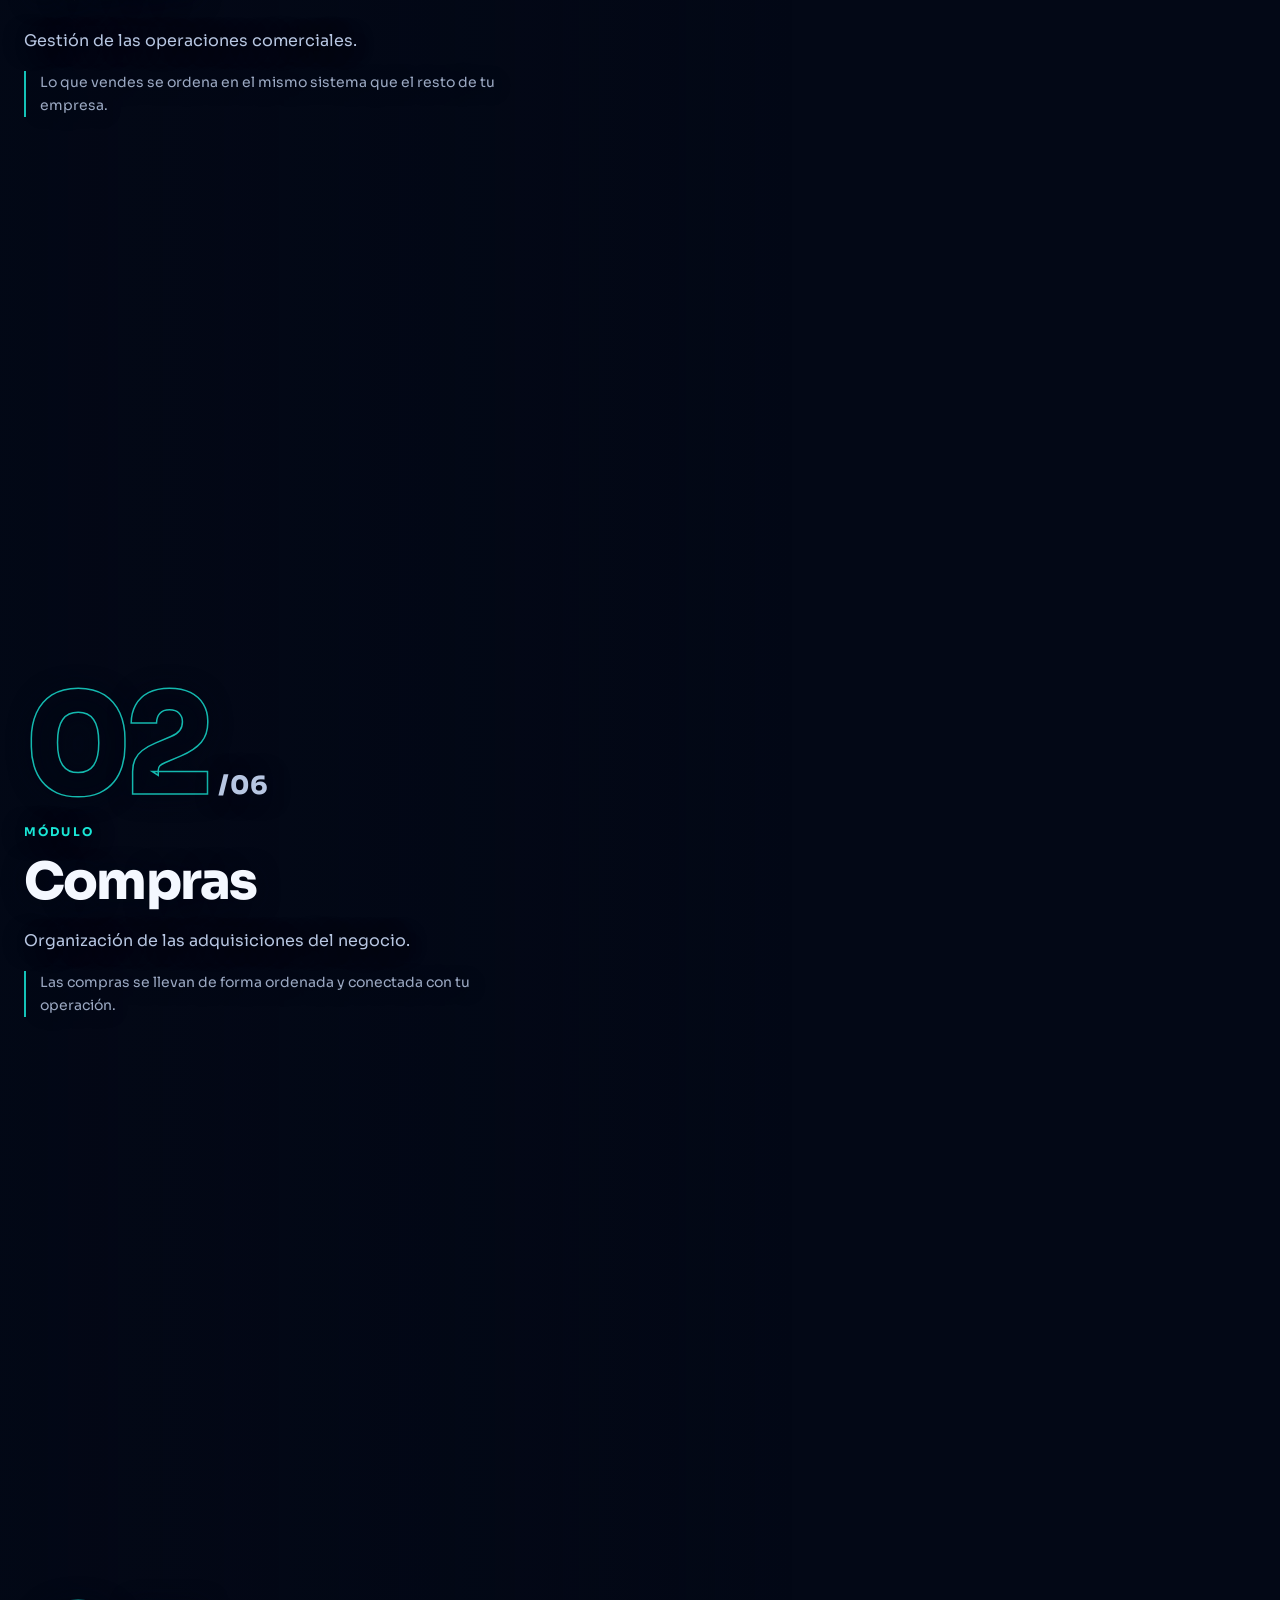
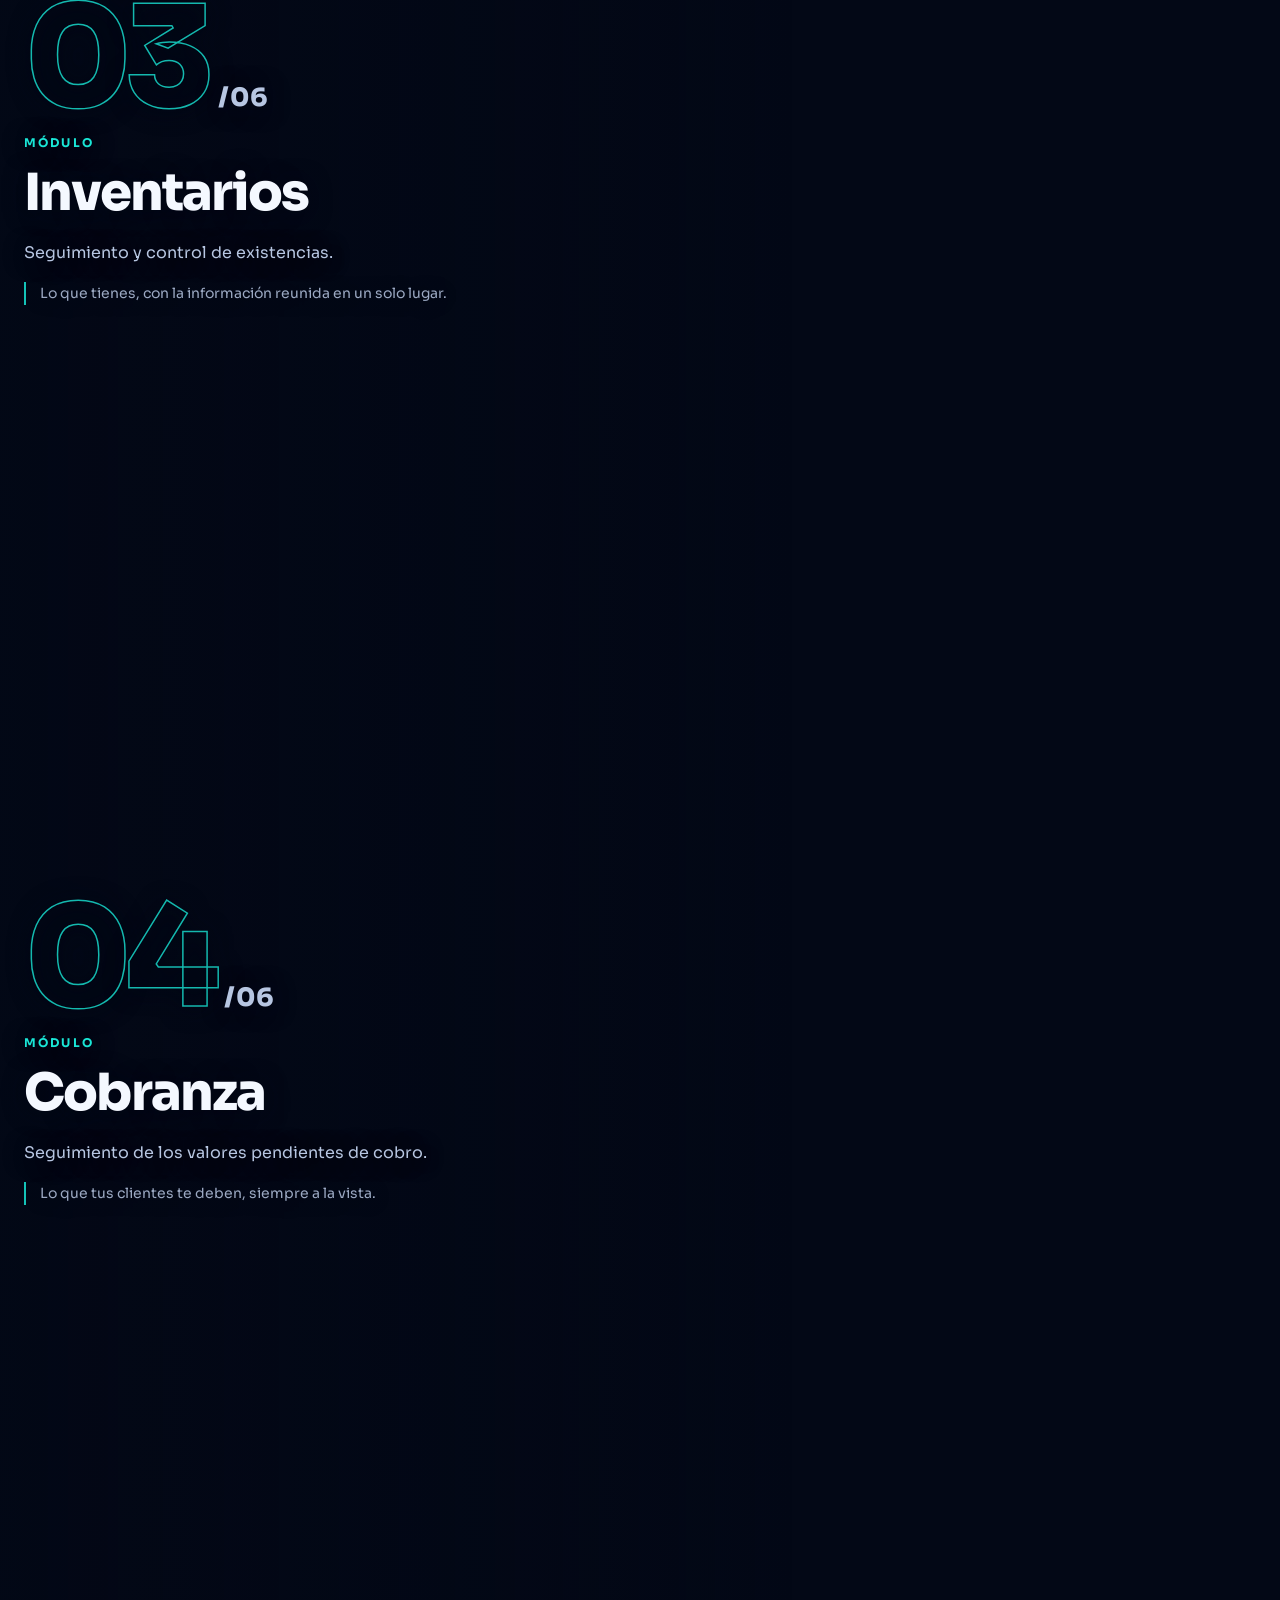
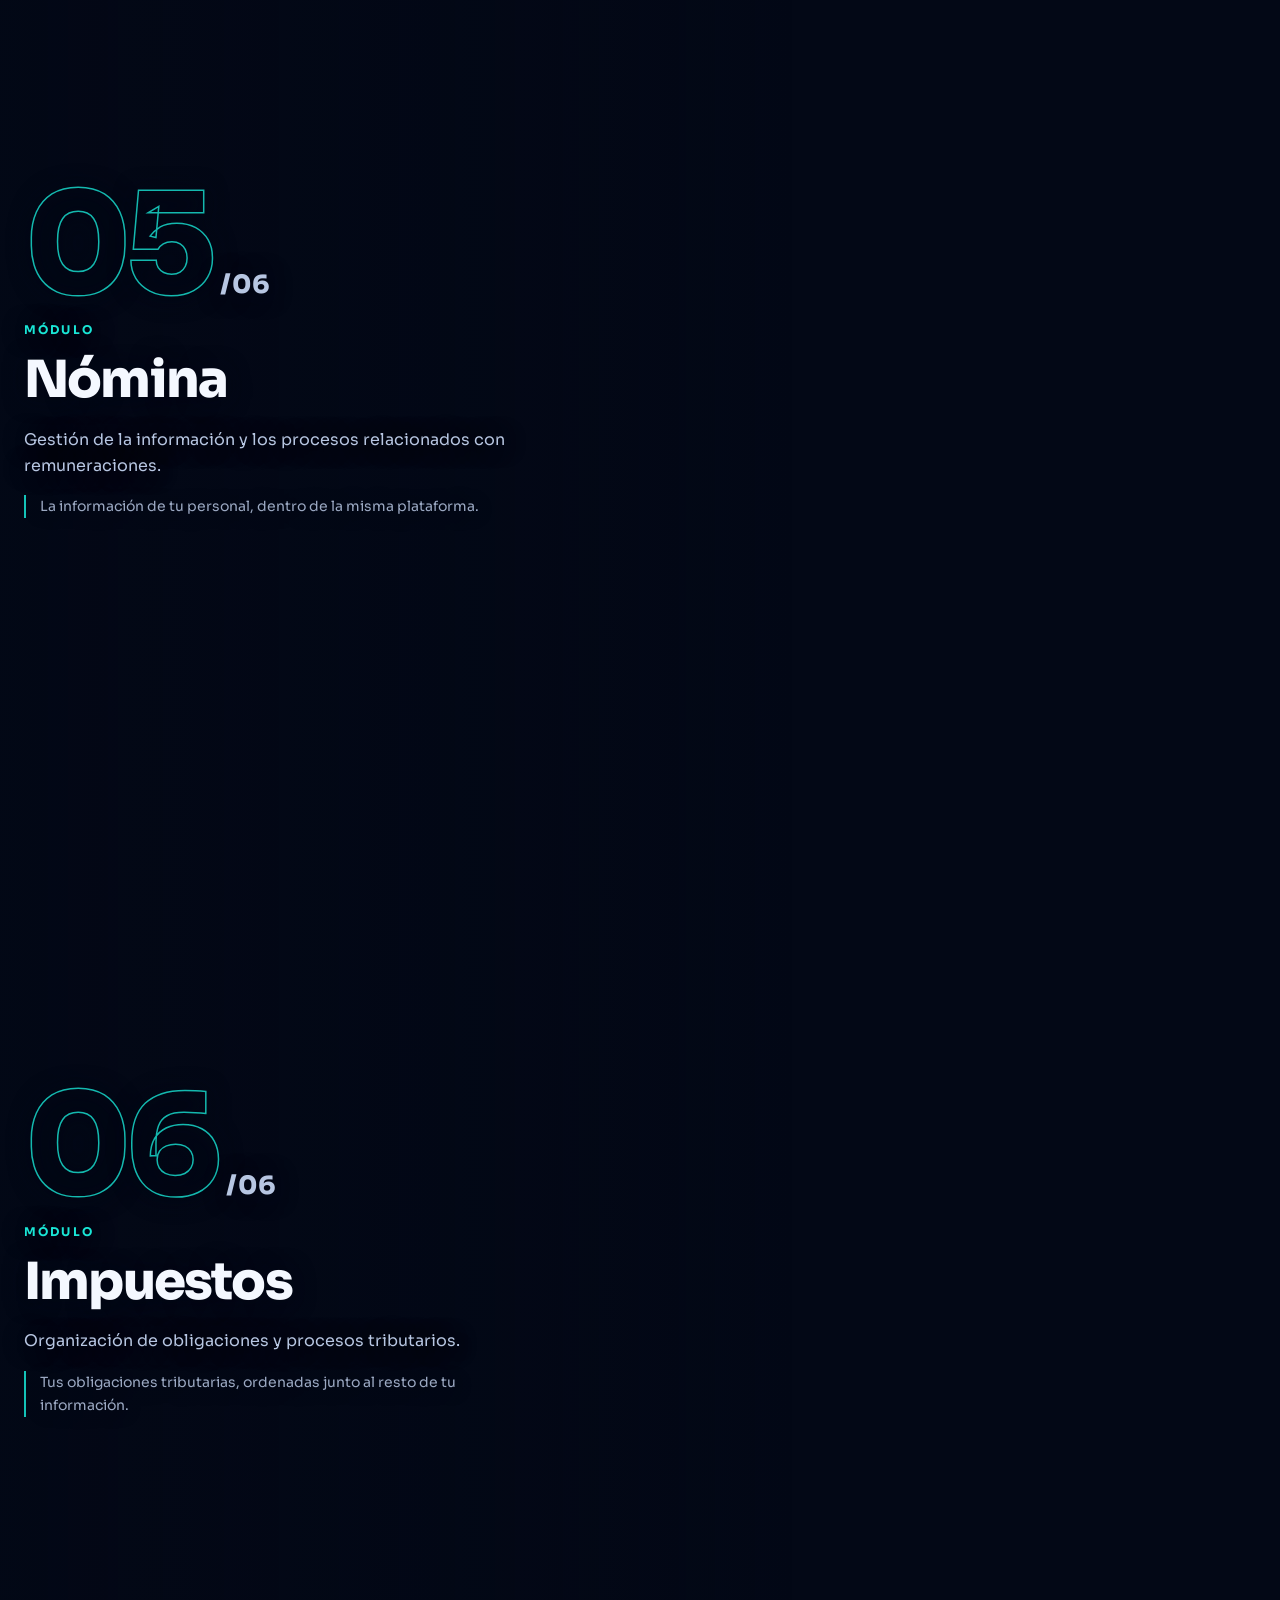
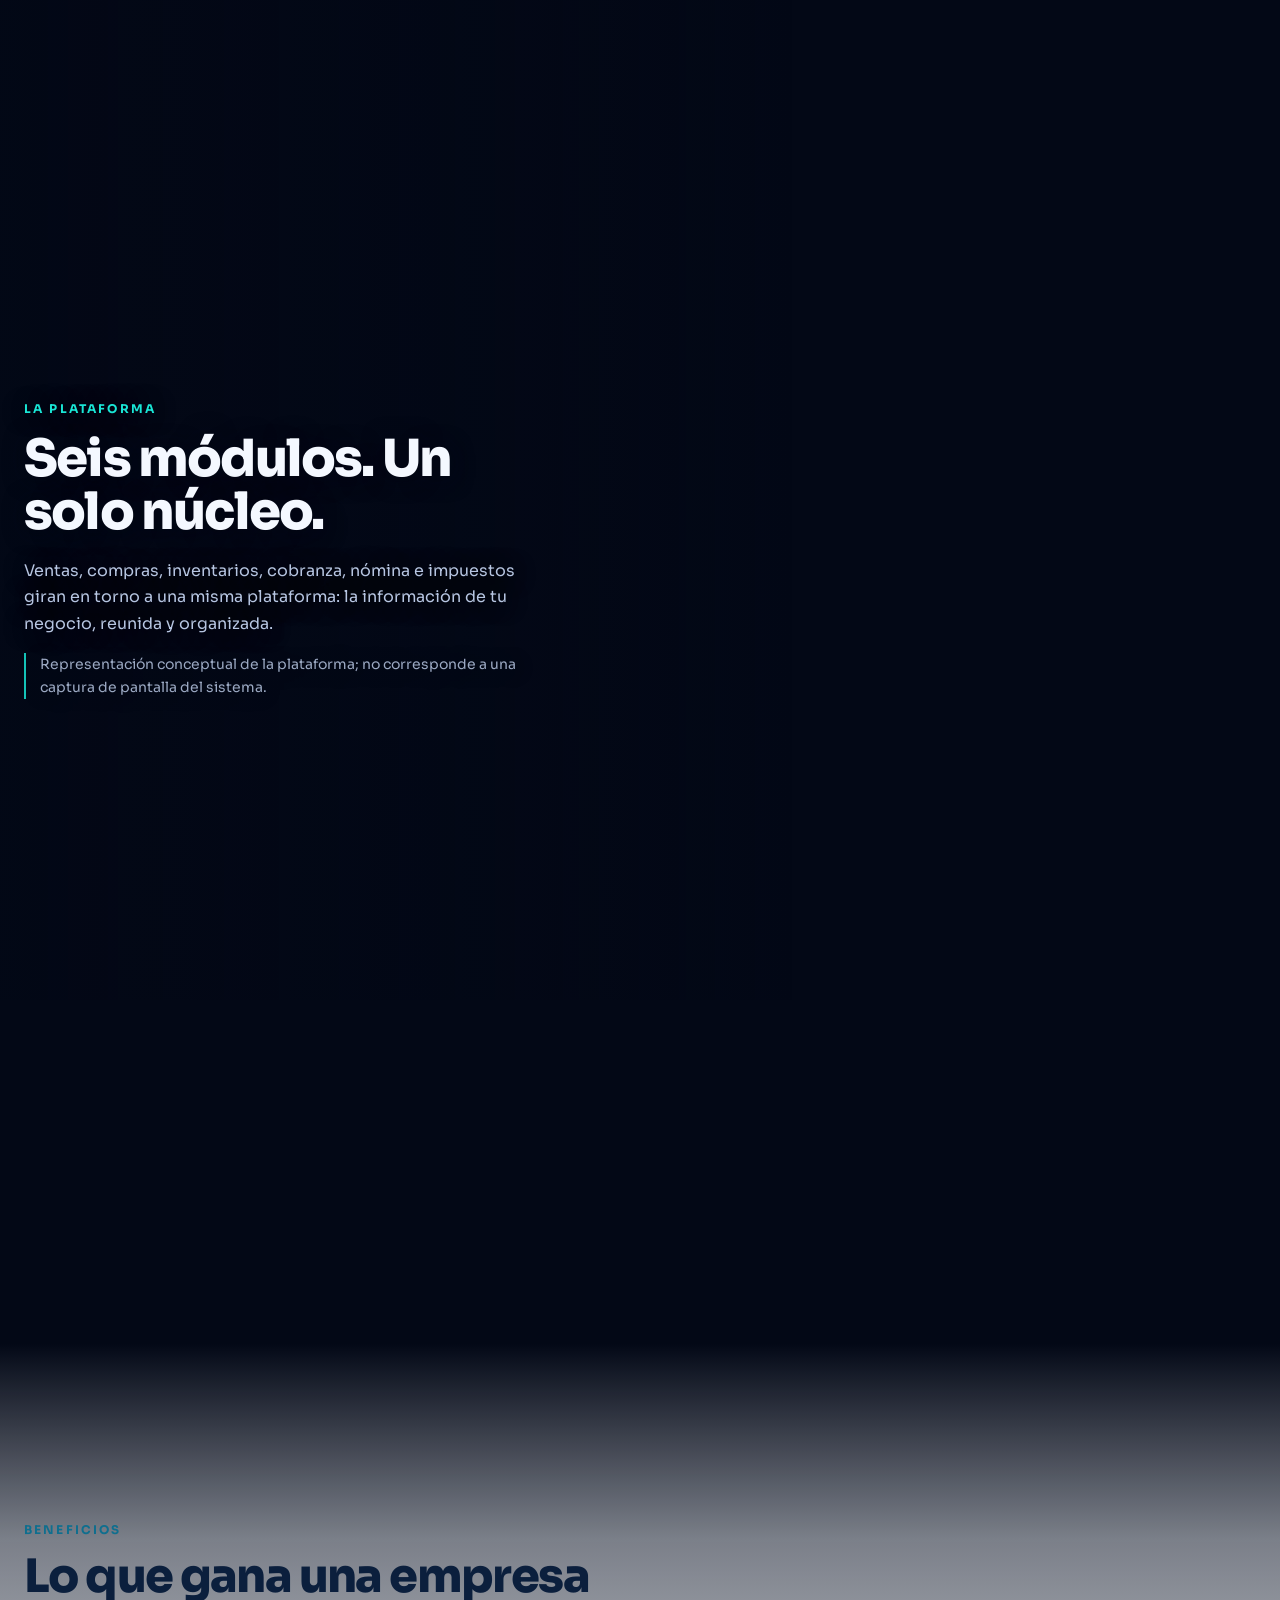
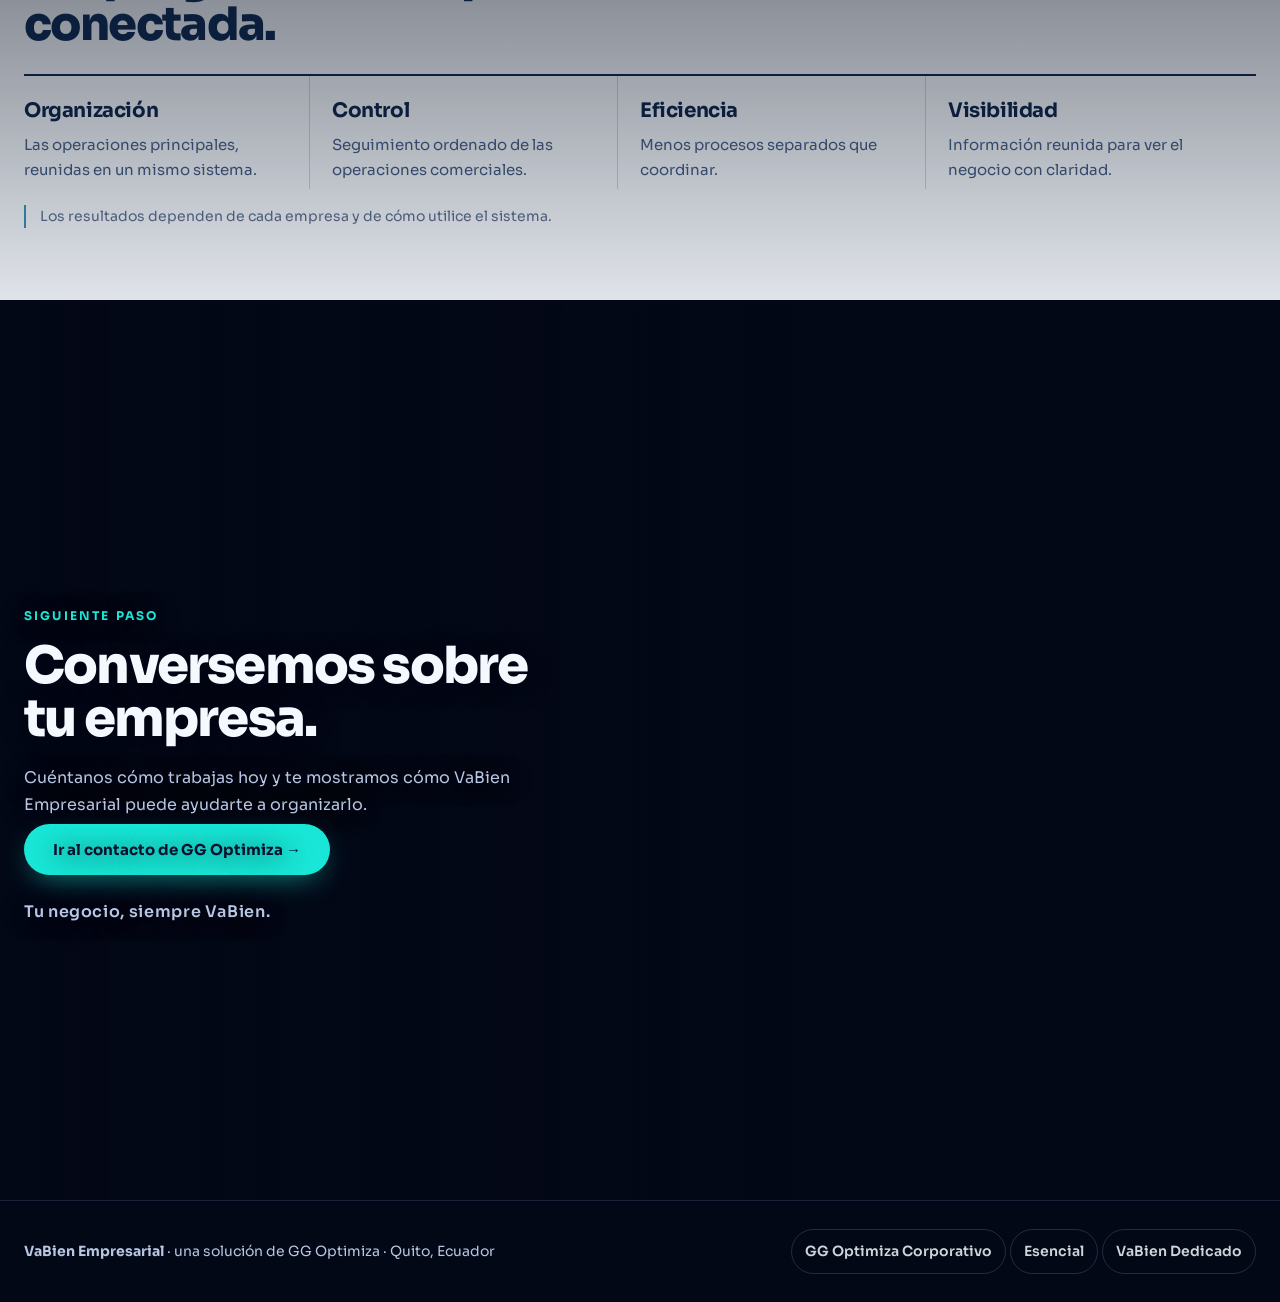
<file: empresarial/index.html>
<!DOCTYPE html>
<html lang="es">
<head>
<meta charset="utf-8">
<meta name="viewport" content="width=device-width,initial-scale=1">
<title>VaBien Empresarial · ERP para PYMES · GG Optimiza</title>
<meta name="description" content="VaBien Empresarial: ERP integral para pequeñas y medianas empresas. Ventas, compras, inventarios, cobranza, nómina e impuestos en una sola plataforma. Tu empresa conectada. Tu gestión bajo control.">
<link rel="preconnect" href="https://fonts.googleapis.com"><link rel="preconnect" href="https://fonts.gstatic.com" crossorigin>
<link href="https://fonts.googleapis.com/css2?family=Sora:wght@400;600;700;800&display=swap" rel="stylesheet">
<link rel="icon" href="img/vb-icono.png">
<link rel="stylesheet" href="css/vb.css">
</head>
<body>
<a class="saltar" data-ruta="contacto" href="#">Ir a contacto</a>
<div class="cielo" aria-hidden="true"></div>
<div class="respaldo" aria-hidden="true"><i></i><i></i><i></i><i></i><i></i><i></i><b></b></div>
<canvas id="escena" aria-hidden="true"></canvas>
<div id="progreso" aria-hidden="true"></div>
<div id="etq" aria-hidden="true"></div>

<header>
  <div class="contenedor">
    <a class="marca" href="#inicio" aria-label="VaBien Empresarial, inicio"><img src="img/vb-icono.png" width="46" height="30" alt=""><span>VaBien <em>Empresarial</em></span></a>
    <nav aria-label="Principal">
      <a class="volver" data-ruta="corporativo" href="#">← GG Optimiza</a>
      <a href="#desafios">Desafío</a><a href="#m-ventas">Módulos</a><a href="#beneficios">Beneficios</a>
      <a class="boton" data-ruta="contacto" href="#">Solicitar información</a>
    </nav>
  </div>
</header>

<aside class="indice" aria-label="Módulos">
  <a href="#m-ventas"><i>01</i>Ventas</a><a href="#m-compras"><i>02</i>Compras</a><a href="#m-inventarios"><i>03</i>Inventarios</a>
  <a href="#m-cobranza"><i>04</i>Cobranza</a><a href="#m-nomina"><i>05</i>Nómina</a><a href="#m-impuestos"><i>06</i>Impuestos</a>
</aside>

<main>
<section class="esc portada" id="inicio" data-esc>
  <div class="contenedor">
    <div class="hero">
      <p class="etiqueta">VaBien Empresarial · ERP para PYMES</p>
      <h1><span>Tu empresa conectada.</span><span class="acento">Tu gestión bajo control.</span></h1>
      <p class="lead">Ventas, compras, inventarios, cobranza, nómina e impuestos reunidos en una sola plataforma, para administrar tu negocio con la información ordenada.</p>
      <div class="acciones"><a class="boton turquesa grande" href="#m-ventas">Conocer los módulos</a><a class="boton claro grande" data-ruta="contacto" href="#">Solicitar información</a></div>
      <p class="lema">Tu negocio, siempre VaBien.</p>
    </div>
  </div>
  <div class="bajar" aria-hidden="true"><span></span></div>
</section>

<section class="esc paso" id="desafios" data-esc>
  <div class="contenedor"><div class="bloque">
    <p class="etiqueta">El desafío</p>
    <h2>Cuando cada área gira por su lado.</h2>
    <p>Cuando las ventas, las compras, el inventario, la cobranza, la nómina y los impuestos se llevan por separado, la información queda dispersa, el seguimiento se vuelve más lento y cuesta ver el negocio completo.</p>
    <ul class="trio"><li>Información dispersa</li><li>Seguimiento más lento</li><li>Visión parcial del negocio</li></ul>
  </div></div>
</section>

<section class="esc paso" id="integracion" data-esc>
  <div class="contenedor"><div class="bloque">
    <p class="etiqueta">La integración</p>
    <h2>Una sola estructura. Cada cosa en su lugar.</h2>
    <p>VaBien Empresarial alinea las operaciones principales del negocio dentro de un mismo sistema: cada módulo ocupa su lugar y todos trabajan conectados.</p>
    <p class="nota">La imagen representa la idea: seis áreas, un solo sistema.</p>
  </div></div>
</section>

<section class="esc paso mod" id="m-ventas" data-esc><div class="contenedor"><div class="bloque">
  <p class="num">01<span>/06</span></p><p class="etiqueta">Módulo</p><h2>Ventas</h2>
  <p>Gestión de las operaciones comerciales.</p><p class="nota">Lo que vendes se ordena en el mismo sistema que el resto de tu empresa.</p></div></div></section>
<section class="esc paso mod" id="m-compras" data-esc><div class="contenedor"><div class="bloque">
  <p class="num">02<span>/06</span></p><p class="etiqueta">Módulo</p><h2>Compras</h2>
  <p>Organización de las adquisiciones del negocio.</p><p class="nota">Las compras se llevan de forma ordenada y conectada con tu operación.</p></div></div></section>
<section class="esc paso mod" id="m-inventarios" data-esc><div class="contenedor"><div class="bloque">
  <p class="num">03<span>/06</span></p><p class="etiqueta">Módulo</p><h2>Inventarios</h2>
  <p>Seguimiento y control de existencias.</p><p class="nota">Lo que tienes, con la información reunida en un solo lugar.</p></div></div></section>
<section class="esc paso mod" id="m-cobranza" data-esc><div class="contenedor"><div class="bloque">
  <p class="num">04<span>/06</span></p><p class="etiqueta">Módulo</p><h2>Cobranza</h2>
  <p>Seguimiento de los valores pendientes de cobro.</p><p class="nota">Lo que tus clientes te deben, siempre a la vista.</p></div></div></section>
<section class="esc paso mod" id="m-nomina" data-esc><div class="contenedor"><div class="bloque">
  <p class="num">05<span>/06</span></p><p class="etiqueta">Módulo</p><h2>Nómina</h2>
  <p>Gestión de la información y los procesos relacionados con remuneraciones.</p><p class="nota">La información de tu personal, dentro de la misma plataforma.</p></div></div></section>
<section class="esc paso mod" id="m-impuestos" data-esc><div class="contenedor"><div class="bloque">
  <p class="num">06<span>/06</span></p><p class="etiqueta">Módulo</p><h2>Impuestos</h2>
  <p>Organización de obligaciones y procesos tributarios.</p><p class="nota">Tus obligaciones tributarias, ordenadas junto al resto de tu información.</p></div></div></section>

<section class="esc paso" id="plataforma" data-esc>
  <div class="contenedor"><div class="bloque">
    <p class="etiqueta">La plataforma</p>
    <h2>Seis módulos. Un solo núcleo.</h2>
    <p>Ventas, compras, inventarios, cobranza, nómina e impuestos giran en torno a una misma plataforma: la información de tu negocio, reunida y organizada.</p>
    <p class="nota">Representación conceptual de la plataforma; no corresponde a una captura de pantalla del sistema.</p>
  </div></div>
</section>

<section class="esc beneficios" id="beneficios" data-esc>
  <div class="contenedor">
    <p class="etiqueta">Beneficios</p>
    <h2>Lo que gana una empresa conectada.</h2>
    <ul class="cuatro">
      <li><b>Organización</b><span>Las operaciones principales, reunidas en un mismo sistema.</span></li>
      <li><b>Control</b><span>Seguimiento ordenado de las operaciones comerciales.</span></li>
      <li><b>Eficiencia</b><span>Menos procesos separados que coordinar.</span></li>
      <li><b>Visibilidad</b><span>Información reunida para ver el negocio con claridad.</span></li>
    </ul>
    <p class="nota">Los resultados dependen de cada empresa y de cómo utilice el sistema.</p>
  </div>
</section>

<section class="esc contacto" id="cierre" data-esc>
  <div class="contenedor rejilla">
    <div class="bloque">
      <p class="etiqueta">Siguiente paso</p>
      <h2>Conversemos sobre tu empresa.</h2>
      <p>Cuéntanos cómo trabajas hoy y te mostramos cómo VaBien Empresarial puede ayudarte a organizarlo.</p>
      <p class="acciones"><a class="boton turquesa grande" data-ruta="contacto" href="#">Ir al contacto de GG Optimiza →</a></p>
      <p class="lema">Tu negocio, siempre VaBien.</p>
    </div>
  </div>
</section>
</main>

<footer>
  <div class="contenedor">
    <p><b>VaBien Empresarial</b> · una solución de GG Optimiza · Quito, Ecuador</p>
    <nav aria-label="Ecosistema GG Optimiza">
      <a data-ruta="corporativo" href="#">GG Optimiza Corporativo</a><a data-ruta="esencial" href="#">Esencial</a><a data-ruta="dedicado" href="#">VaBien Dedicado</a>
    </nav>
  </div>
</footer>
<script src="js/config.js"></script>
<script src="js/app.js"></script>
<script>window.GG_AUTO={};</script>
<script src="js/gg-auto.js"></script>
<script src="js/escena.js"></script>
</body>
</html>
</file>
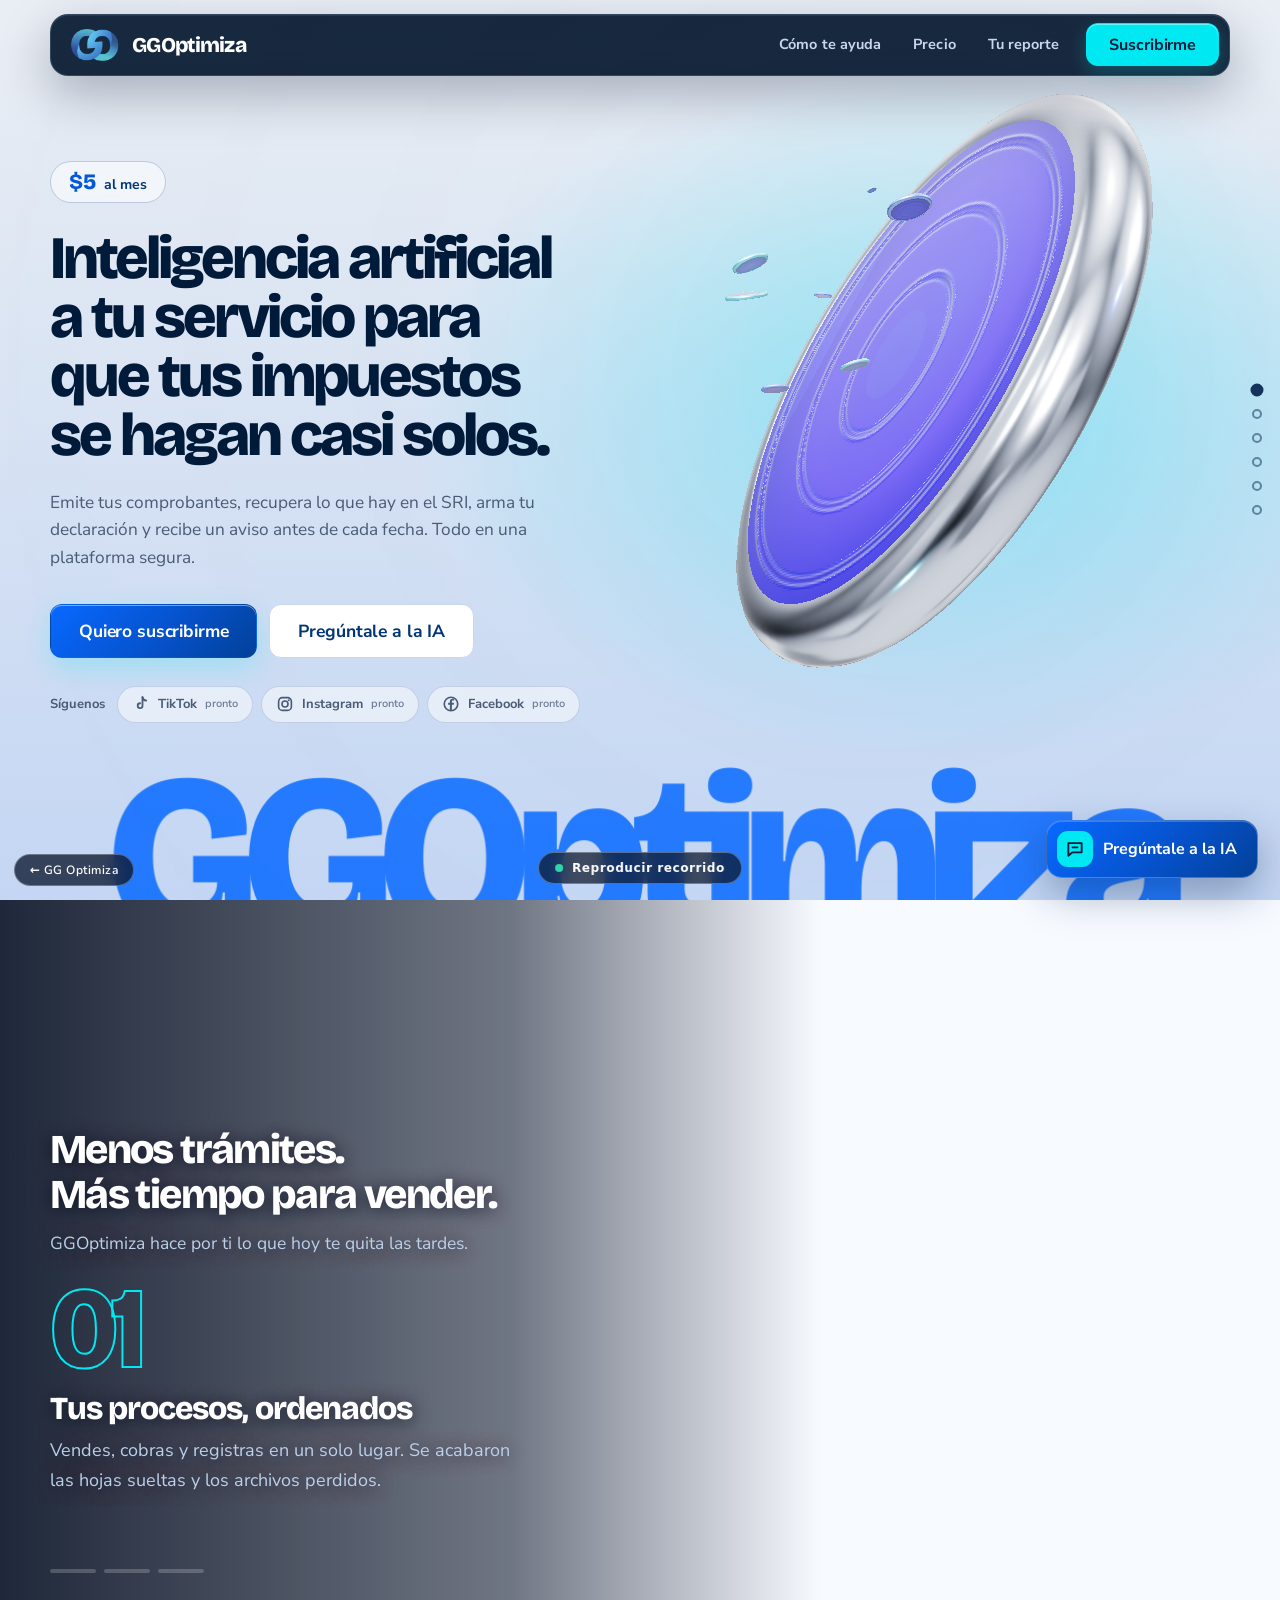
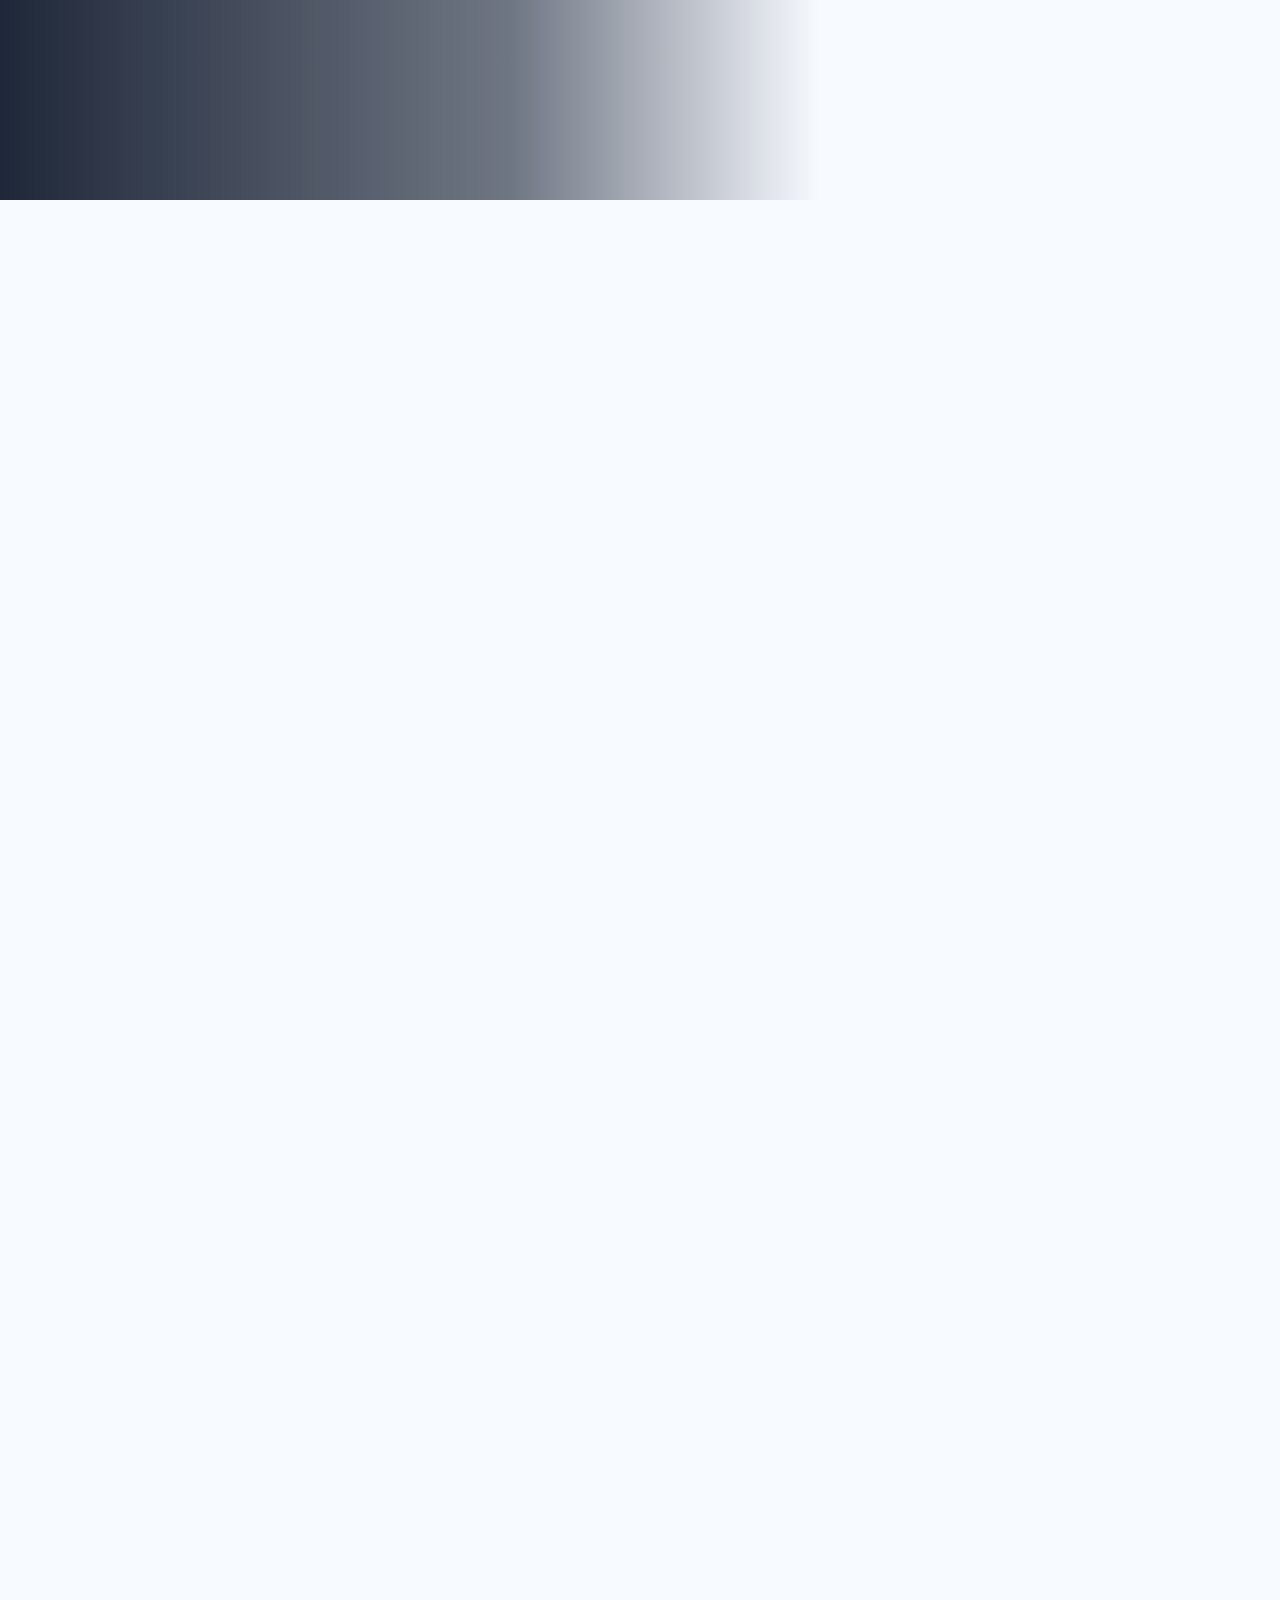
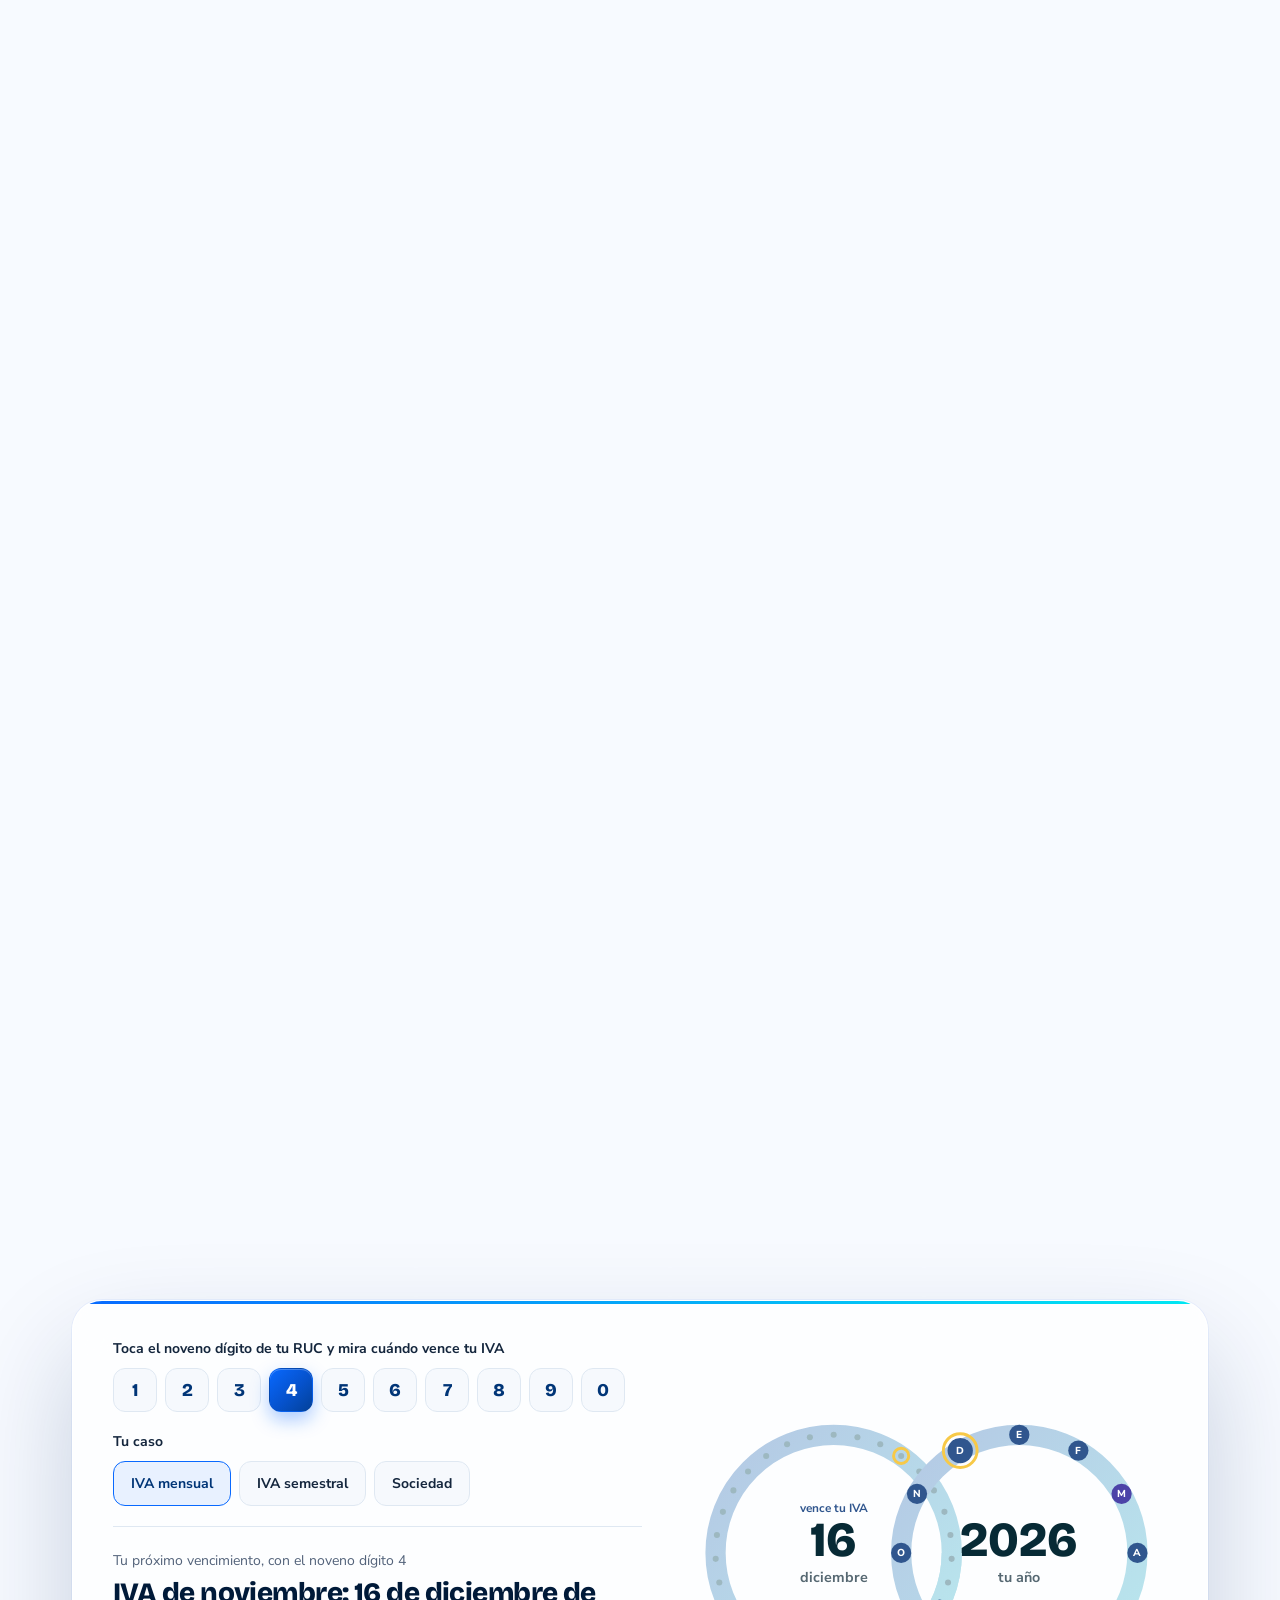
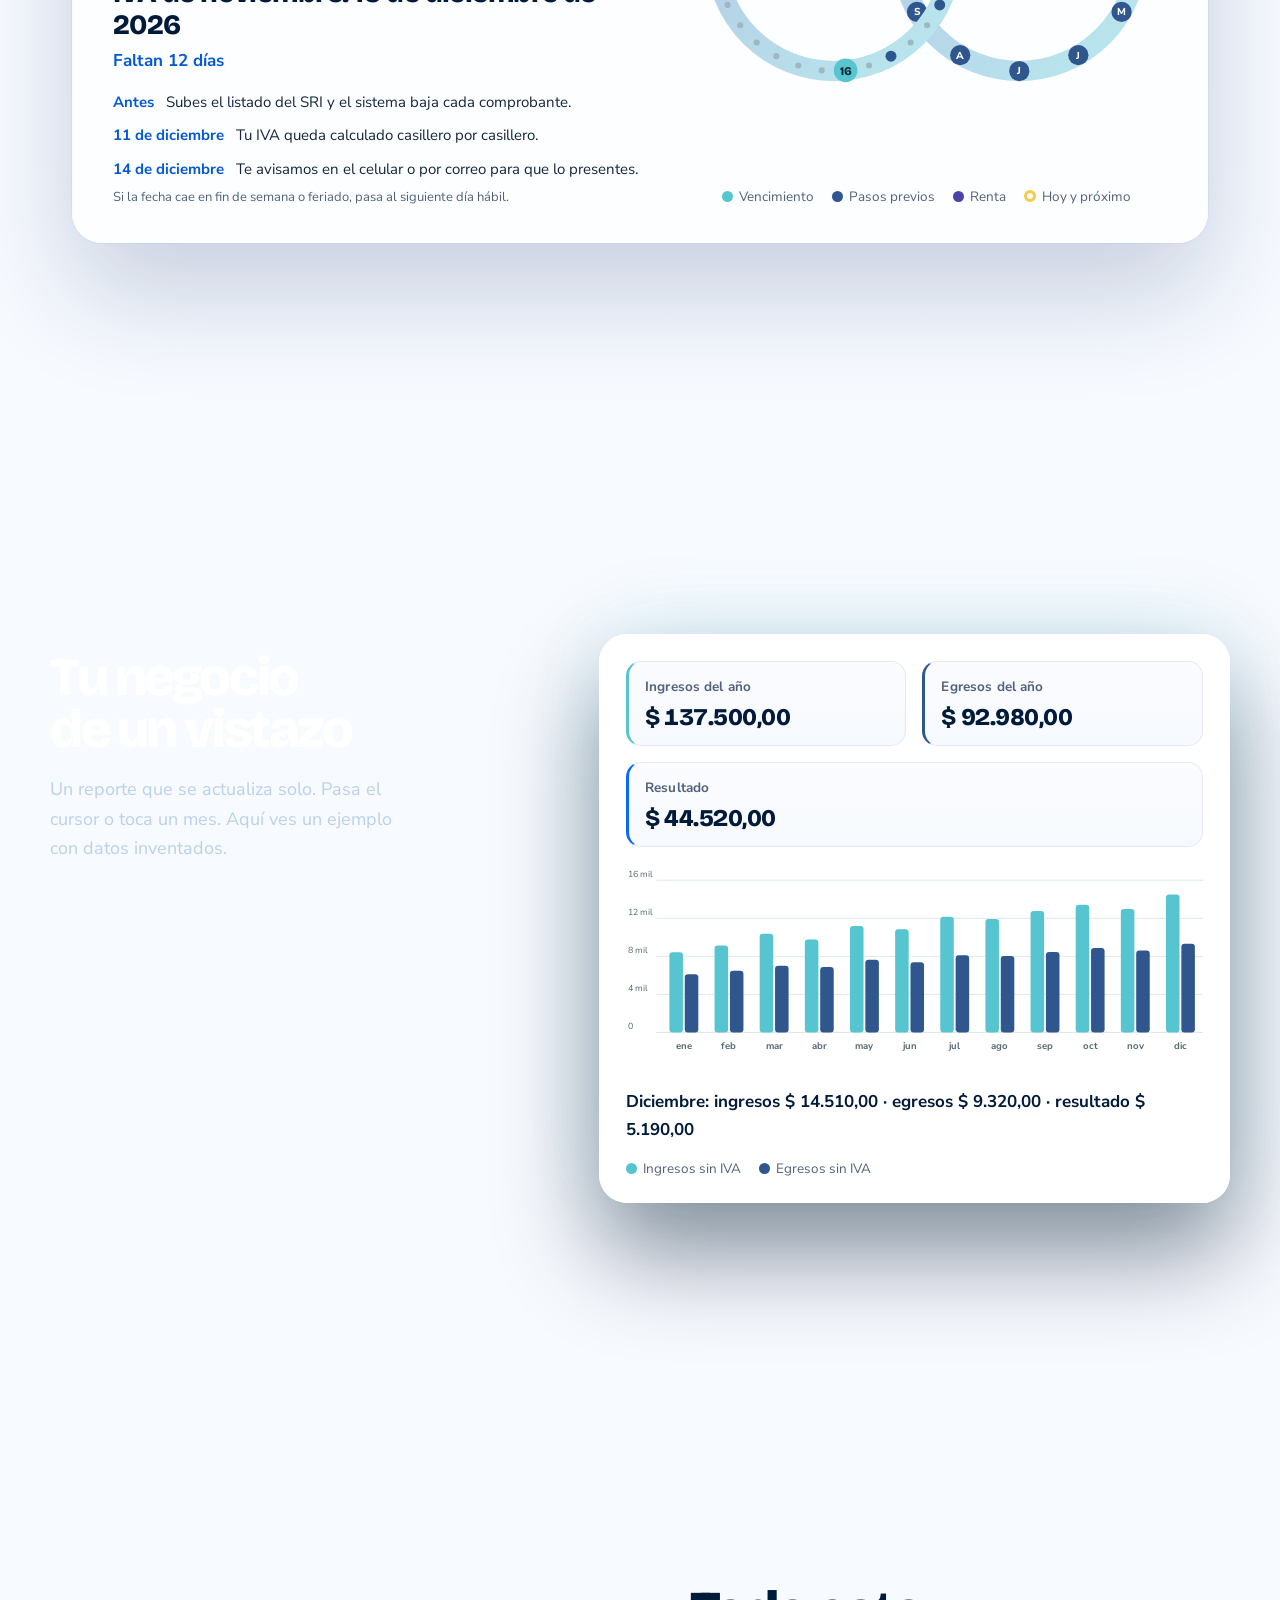
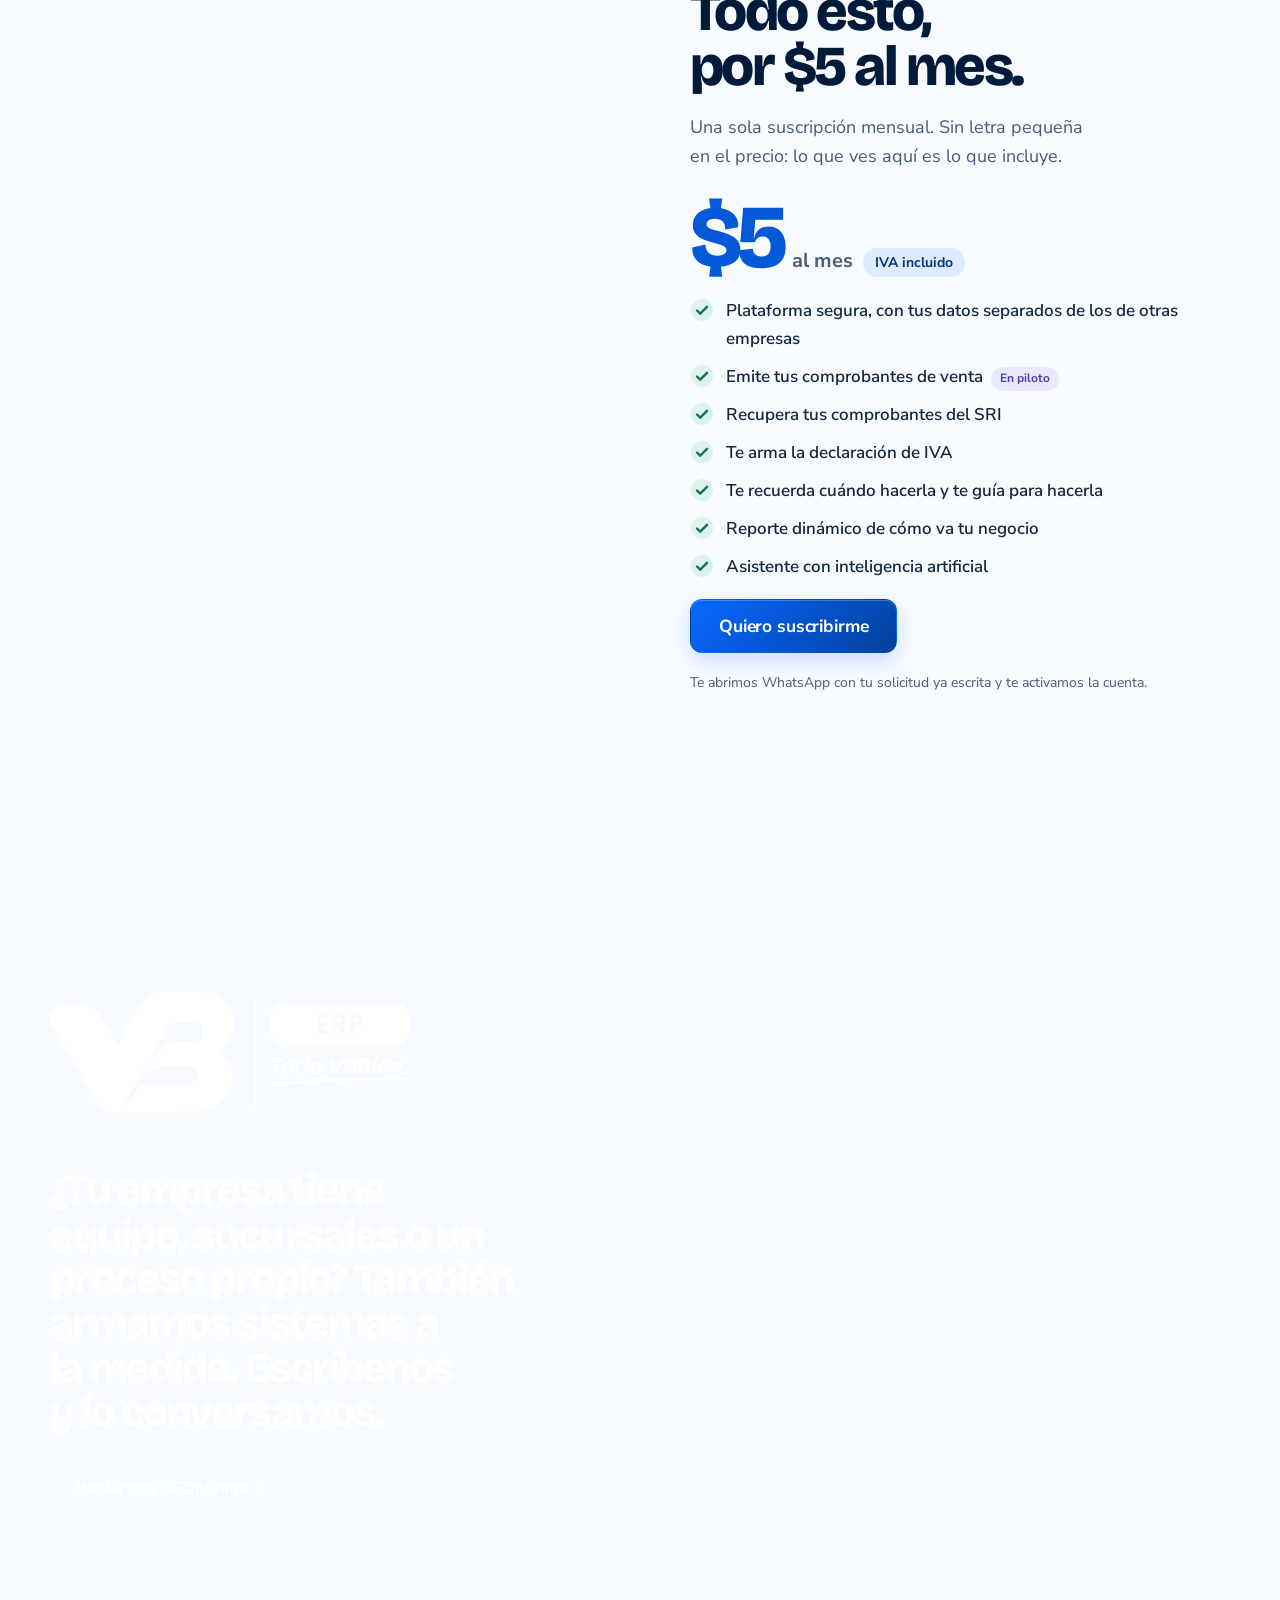
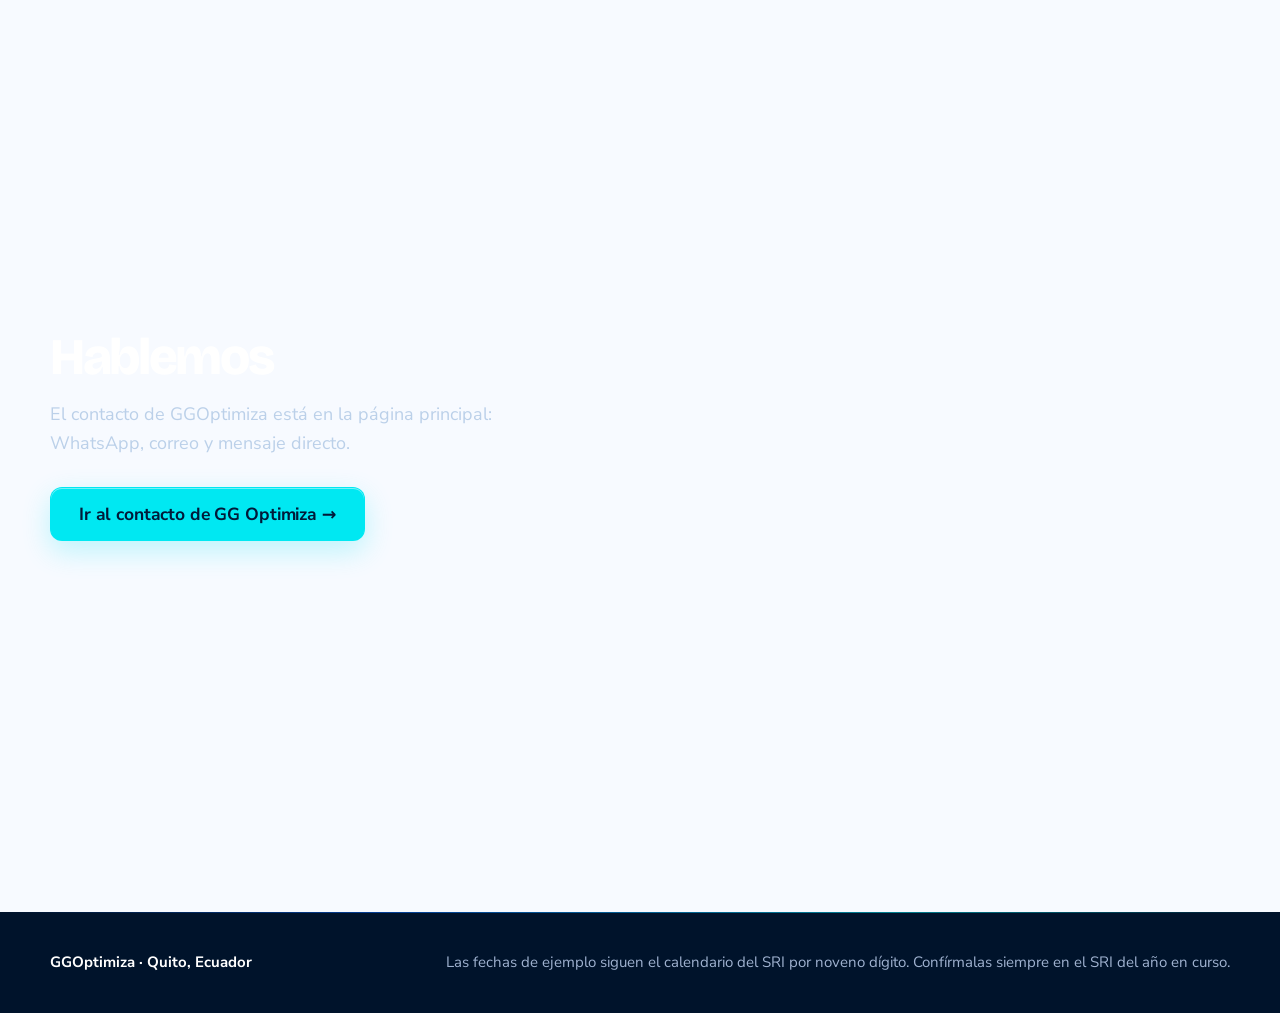
<file: esencial/index.html>
<!doctype html>
<html lang="es">
<head>
<meta charset="utf-8">
<meta name="viewport" content="width=device-width,initial-scale=1">
<title>GGOptimiza · Inteligencia artificial a tu servicio para tus impuestos</title>
<meta name="description" content="Emite tus comprobantes, recupera lo que hay en el SRI, arma tu declaración y recibe un aviso antes de cada fecha. $5 al mes.">
<meta name="theme-color" content="#F7FAFF">
<link rel="preconnect" href="https://fonts.googleapis.com"><link rel="preconnect" href="https://fonts.gstatic.com" crossorigin>
<link href="https://fonts.googleapis.com/css2?family=Bricolage+Grotesque:opsz,wght@12..96,500;12..96,700;12..96,800&family=Nunito+Sans:opsz,wght@6..12,400;6..12,600;6..12,700&display=swap" rel="stylesheet">
<link rel="stylesheet" href="css/componentes.css">
<link rel="stylesheet" href="css/cine.css">
<style>.gg-volver{position:fixed;left:14px;bottom:14px;z-index:60;padding:9px 15px;border-radius:999px;font:600 12px/1 Nunito Sans,system-ui,sans-serif;letter-spacing:.04em;color:#fff;background:rgba(12,24,48,.78);border:1px solid rgba(255,255,255,.28);text-decoration:none;backdrop-filter:blur(8px)}.gg-volver:hover{background:rgba(12,24,48,.95)}</style><link rel="icon" href="../img/gg-logo-tarjeta.png"></head>
<body><a class="gg-volver" href="../index.html">← GG Optimiza</a>
<div class="cielo" aria-hidden="true"></div>
<div class="tipo" aria-hidden="true"><span>GGOptimiza</span><span>SRI</span><span>IVA</span><span>reporte</span><span>al mes</span><span>Hablemos</span></div>
<canvas id="escena" aria-hidden="true"></canvas>
<header>
  <div class="contenedor">
    <a class="marca" href="#inicio" aria-label="GGOptimiza, inicio"><img src="[data-uri]" alt="" width="46" height="30">GGOptimiza</a>
    <nav aria-label="Principal">
      <a href="#ayuda">Cómo te ayuda</a><a href="#plan">Precio</a><a href="#tablero">Tu reporte</a>
      <a class="boton" href="#plan">Suscribirme</a>
    </nav>
  </div>
</header>
<ol class="puntos" aria-label="Escenas"><li><a href="#inicio" aria-label="Portada"></a></li><li><a href="#ayuda" aria-label="Cómo te ayuda"></a></li><li><a href="#calendario" aria-label="Calendario"></a></li><li><a href="#tablero" aria-label="Tu reporte"></a></li><li><a href="#plan" aria-label="Precio"></a></li><li><a href="#contacto" aria-label="Cierre"></a></li></ol>

<main id="inicio">
<section class="portada luz" id="portada">
  <div class="contenedor">
    <div class="hero-texto">
      <div class="precio-chip"><b>$5</b> al mes</div>
      <h1>Inteligencia artificial a tu servicio para que tus impuestos se hagan casi solos.</h1>
      <p class="lead">Emite tus comprobantes, recupera lo que hay en el SRI, arma tu declaración y recibe un aviso antes de cada fecha. Todo en una plataforma segura.</p>
      <div class="acciones">
        <a class="boton grande turquesa" href="#plan">Quiero suscribirme</a>
        <button class="boton grande claro" type="button" data-abrir-chat>Pregúntale a la IA</button>
      </div>
      <div class="redes" id="redes"><span class="etq">Síguenos</span></div>
    </div>
  </div>
</section>

<section class="ayuda3 noche" id="ayuda">
  <div class="sticky"><div class="contenedor">
    <div class="titulo-seccion"><h2>Menos trámites.<br>Más tiempo para vender.</h2><p>GGOptimiza hace por ti lo que hoy te quita las tardes.</p></div>
    <div class="tres">
      <article><span class="num" aria-hidden="true">01</span><h3>Tus procesos, ordenados</h3><p>Vendes, cobras y registras en un solo lugar. Se acabaron las hojas sueltas y los archivos perdidos.</p></article>
      <article><span class="num" aria-hidden="true">02</span><h3>Cumples con el SRI sin enredarte</h3><p>Recuperamos tus comprobantes y armamos tu declaración de IVA casillero por casillero. Tú la revisas y la presentas.</p></article>
      <article><span class="num" aria-hidden="true">03</span><h3>Te avisamos a tiempo</h3><p>Recibes una notificación en tu celular o por correo antes de cada vencimiento, con lo que falta hacer.</p></article>
    </div>
    <div class="pin-prog" aria-hidden="true"><i></i><i></i><i></i></div>
  </div></div>
</section>

<section class="cal luz" id="calendario">
  <div class="contenedor">
    <div class="anillos" aria-live="polite">
      <fieldset><legend>Toca el noveno dígito de tu RUC y mira cuándo vence tu IVA</legend><div class="digitos" id="digitos"></div></fieldset>
      <fieldset><legend>Tu caso</legend><div class="casos" id="casos"></div></fieldset>
      <svg id="anillos" viewBox="0 0 570 360" role="img" aria-labelledby="anillos-titulo">
        <title id="anillos-titulo">Dos anillos entrelazados: el de la izquierda es el mes del próximo vencimiento y el de la derecha es el año con todos tus vencimientos.</title>
      </svg>
      <div class="leyenda" id="leyenda"></div>
      <div class="proximo" id="proximo"></div>
    </div>
  </div>
</section>

<section class="tablero noche" id="tablero">
  <div class="contenedor">
    <div class="titulo-seccion"><h2>Tu negocio de un vistazo</h2><p>Un reporte que se actualiza solo. Pasa el cursor o toca un mes. Aquí ves un ejemplo con datos inventados.</p></div>
    <div class="tab-caja">
      <div class="kpis" id="kpis"></div>
      <svg id="barras" class="barras" viewBox="0 0 720 260" role="img" aria-label="Ingresos y egresos de ejemplo mes a mes"></svg>
      <div class="lectura" id="lectura" aria-live="polite"></div>
      <div class="leyenda"><span><i style="background:var(--turquesa)"></i>Ingresos sin IVA</span><span><i style="background:var(--azul)"></i>Egresos sin IVA</span></div>
    </div>
  </div>
</section>

<section class="plan luz" id="plan">
  <div class="contenedor">
    <div>
      <h2>Todo esto, por $5 al mes.</h2>
      <p>Una sola suscripción mensual. Sin letra pequeña en el precio: lo que ves aquí es lo que incluye.</p>
    </div>
    <div class="tarjeta">
      <div class="monto"><b>$5</b><span>al mes</span><small class="iva" id="iva-incluido">IVA incluido</small></div>
      <ul>
        <li><svg viewBox="0 0 24 24" aria-hidden="true"><circle cx="12" cy="12" r="11" fill="#dcf3ec"/><path d="M7 12.5l3.2 3.2L17 8.8" fill="none" stroke="#14725d" stroke-width="2.4" stroke-linecap="round" stroke-linejoin="round"/></svg><span>Plataforma segura, con tus datos separados de los de otras empresas</span></li>
        <li><svg viewBox="0 0 24 24" aria-hidden="true"><circle cx="12" cy="12" r="11" fill="#dcf3ec"/><path d="M7 12.5l3.2 3.2L17 8.8" fill="none" stroke="#14725d" stroke-width="2.4" stroke-linecap="round" stroke-linejoin="round"/></svg><span>Emite tus comprobantes de venta<small>En piloto</small></span></li>
        <li><svg viewBox="0 0 24 24" aria-hidden="true"><circle cx="12" cy="12" r="11" fill="#dcf3ec"/><path d="M7 12.5l3.2 3.2L17 8.8" fill="none" stroke="#14725d" stroke-width="2.4" stroke-linecap="round" stroke-linejoin="round"/></svg><span>Recupera tus comprobantes del SRI</span></li>
        <li><svg viewBox="0 0 24 24" aria-hidden="true"><circle cx="12" cy="12" r="11" fill="#dcf3ec"/><path d="M7 12.5l3.2 3.2L17 8.8" fill="none" stroke="#14725d" stroke-width="2.4" stroke-linecap="round" stroke-linejoin="round"/></svg><span>Te arma la declaración de IVA</span></li>
        <li><svg viewBox="0 0 24 24" aria-hidden="true"><circle cx="12" cy="12" r="11" fill="#dcf3ec"/><path d="M7 12.5l3.2 3.2L17 8.8" fill="none" stroke="#14725d" stroke-width="2.4" stroke-linecap="round" stroke-linejoin="round"/></svg><span>Te recuerda cuándo hacerla y te guía para hacerla</span></li>
        <li><svg viewBox="0 0 24 24" aria-hidden="true"><circle cx="12" cy="12" r="11" fill="#dcf3ec"/><path d="M7 12.5l3.2 3.2L17 8.8" fill="none" stroke="#14725d" stroke-width="2.4" stroke-linecap="round" stroke-linejoin="round"/></svg><span>Reporte dinámico de cómo va tu negocio</span></li>
        <li><svg viewBox="0 0 24 24" aria-hidden="true"><circle cx="12" cy="12" r="11" fill="#dcf3ec"/><path d="M7 12.5l3.2 3.2L17 8.8" fill="none" stroke="#14725d" stroke-width="2.4" stroke-linecap="round" stroke-linejoin="round"/></svg><span>Asistente con inteligencia artificial</span></li>
      </ul>
      <a class="boton grande" id="suscribir" href="../index.html#contacto">Quiero suscribirme</a>
      <p class="nota">Te abrimos WhatsApp con tu solicitud ya escrita y te activamos la cuenta.</p>
    </div>
  </div>
</section>

<section class="grandes noche" id="grandes">
  <div class="contenedor">
    <img class="vb-logo" src="img/vb-erp_blanco.png" width="1000" height="373" alt="VB ERP — Todo VaBien">
    <p>¿Tu empresa tiene equipo, sucursales o un proceso propio? También armamos sistemas a la medida. Escríbenos y lo conversamos.</p>
    <a class="boton claro" href="../index.html#contacto">Hablar con GGOptimiza</a>
  </div>
</section>

<section class="contacto noche" id="contacto">
  <div class="contenedor">
    <div>
      <div class="titulo-seccion"><h2>Hablemos</h2><p>El contacto de GGOptimiza está en la página principal: WhatsApp, correo y mensaje directo.</p></div>
      <div class="medios">
        <a class="boton grande turquesa" href="../index.html#contacto">Ir al contacto de GG Optimiza →</a>
      </div>
    </div>
  </div>
</section>
</main>

<footer>
  <div class="contenedor"><span>GGOptimiza · Quito, Ecuador</span><span>Las fechas de ejemplo siguen el calendario del SRI por noveno dígito. Confírmalas siempre en el SRI del año en curso.</span></div>
</footer>

<button class="lanzador" type="button" id="lanzador" aria-expanded="false" aria-controls="chat" data-abrir-chat><span class="punto" aria-hidden="true"><svg width="20" height="20" viewBox="0 0 24 24" fill="none" stroke="currentColor" stroke-width="2.2" stroke-linecap="round" stroke-linejoin="round"><path d="M4 5h16v11H9l-5 4z"/><path d="M9 10h6"/></svg></span><span class="t">Pregúntale a la IA</span></button>
<section class="chat" id="chat" role="dialog" aria-label="Asistente GGOptimiza IA" style="padding:0">
  <header><div><strong>Asistente GGOptimiza IA</strong><small>Responde sobre el plan, el SRI y tus fechas</small></div><button type="button" id="cerrar-chat" aria-label="Cerrar el asistente">×</button></header>
  <div class="mensajes" id="mensajes" aria-live="polite"></div>
  <div class="sugeridas" id="sugeridas"></div>
  <form id="chat-form" autocomplete="off"><input id="chat-entrada" placeholder="Escribe tu pregunta o tu RUC" aria-label="Tu pregunta"><button type="submit">Enviar</button></form>
  <div class="pie">Respondo con la información de esta página y las reglas del SRI por noveno dígito. No consulto los datos de tu RUC en el SRI.</div>
</section>

<script src="js/funciones.js"></script>
<script>window.GG_AUTO={anclas:function(){var a=[].slice.call(document.querySelectorAll('main>section')).map(function(s){return s.getBoundingClientRect().top+scrollY});a.push(1e6);return a}};</script>
<script src="js/gg-auto.js"></script>
<script src="js/cine.js"></script>
</body>
</html>
</file>
<file: css/corp.css>
/* GG Optimiza Corporativo · GG Cinema Web. Capas: cielo(0) · palabra gigante(1) · canvas(2) · contenido(3) · cabecera(30) */
:root{--tx:#0e1d3d;--tx2:rgba(14,29,61,.76);--linea:rgba(14,29,61,.3);--hbg:rgba(247,249,252,.82);--btn:#0c8f86;--btnt:#fff;--punto:#0e1d3d;--fm:"Outfit","Sora",system-ui,sans-serif;--f:"Sora","Segoe UI",system-ui,-apple-system,sans-serif;--ease:cubic-bezier(.2,.7,.2,1)}
*{box-sizing:border-box}html{scroll-behavior:auto}
body{margin:0;background:#f7f9fc;color:var(--tx);font:400 17px/1.65 var(--f);-webkit-font-smoothing:antialiased;overflow-x:clip;position:relative;transition:opacity .2s}
.saliendo body{opacity:0}
a{color:inherit}:focus-visible{outline:3px solid var(--btn);outline-offset:3px}
.saltar{position:fixed;left:12px;top:-60px;z-index:80;background:#35e0cf;color:#04201f;padding:10px 16px;border-radius:10px;font-weight:700;text-decoration:none}.saltar:focus{top:12px}
.cielo{position:fixed;inset:0;z-index:0;pointer-events:none;background:radial-gradient(60% 55% at var(--gx,75%) var(--gy,40%),var(--gc,rgba(40,200,190,.3)),transparent 70%),linear-gradient(180deg,var(--c1,#f7f9fc),var(--c2,#c9dfec))}
.tipo{position:fixed;inset:0;z-index:1;pointer-events:none;overflow:hidden}
.tipo span{position:absolute;left:0;right:0;top:50%;margin-top:-.42em;text-align:center;white-space:nowrap;font:800 24vw/.8 var(--f);letter-spacing:-.07em;opacity:0;will-change:transform,opacity}
.tipo span:nth-child(1){font-size:46vw}.tipo span:nth-child(7){font-size:30vw}.tipo span:nth-child(8){font-size:19vw}.tipo span:nth-child(6){font-size:44vw}
#escena{position:fixed;inset:0;width:100%;height:100%;z-index:2;display:block;pointer-events:none}
html.js-3d #escena{pointer-events:auto}
main{position:relative;z-index:3;pointer-events:none}main a,main button,main form,main .bloque,main .sol-cab,main #detalle,main .etq-sol{pointer-events:auto}
.respaldo{display:none}
html.sin-3d .respaldo{display:grid;position:fixed;inset:0;z-index:2;align-items:center;justify-items:end;padding-right:7vw;opacity:.9}html.sin-3d .respaldo img{width:min(36vw,480px)}@media (max-width:860px){html.sin-3d .respaldo{justify-items:center;align-items:start;padding:90px 0 0}html.sin-3d .respaldo img{width:60vw}}
.contenedor{width:min(1180px,100% - 48px);margin-inline:auto}
#progreso{position:fixed;left:0;top:0;height:3px;width:100%;transform-origin:0 50%;transform:scaleX(0);background:linear-gradient(90deg,#2f6fe0,#22cdb9);z-index:40}
#fig{position:fixed;right:34px;bottom:22px;margin:0;z-index:25;font:600 11px var(--f);letter-spacing:.16em;text-transform:uppercase;color:var(--tx2)}
.puntos{position:fixed;right:16px;top:50%;transform:translateY(-50%);z-index:25;display:grid;gap:12px;margin:0;padding:0;list-style:none}
.puntos a{display:block;width:9px;height:9px;border-radius:50%;border:2px solid var(--punto);opacity:.5;transition:.3s var(--ease)}.puntos a:hover{opacity:1;transform:scale(1.3)}.puntos a.on{background:var(--punto);opacity:1;transform:scale(1.25)}
/* cabecera: píldora de cristal */
header{position:fixed;top:14px;left:0;right:0;z-index:30;pointer-events:none}
header .contenedor{pointer-events:auto;display:flex;align-items:center;justify-content:space-between;min-height:58px;padding:8px 10px 8px 20px;border-radius:18px;background:var(--hbg);-webkit-backdrop-filter:blur(16px) saturate(1.3);backdrop-filter:blur(16px) saturate(1.3);border:1px solid var(--linea);width:min(1180px,100% - 28px)}
.marca{display:flex;align-items:center;gap:12px;text-decoration:none;font:600 20px var(--f);letter-spacing:-.03em;color:var(--tx)}.marca b{font-weight:800}
nav{display:flex;align-items:center;gap:4px}nav a:not(.boton){text-decoration:none;font-weight:600;font-size:14px;padding:10px 14px;border-radius:999px;color:var(--tx2)}nav a:not(.boton):hover{color:var(--tx)}
.boton{display:inline-flex;align-items:center;justify-content:center;min-height:46px;padding:12px 24px;border-radius:14px;background:var(--btn);color:var(--btnt);font:700 15px var(--f);text-decoration:none;border:0;cursor:pointer;transition:transform .2s var(--ease),filter .2s,background .5s,color .5s;letter-spacing:-.005em}
.boton:hover{transform:translateY(-2px);filter:brightness(1.08)}.boton.grande{min-height:52px;padding:14px 28px;font-size:16px}
.boton.ghost{background:transparent;color:var(--tx);border:1.5px solid var(--linea)}
/* secciones */
.esc{min-height:100vh;display:flex;align-items:center;padding:104px 0 64px}
.bloque{max-width:520px}.hero{max-width:560px}.paso.der .bloque{margin-left:auto}
.etiqueta{margin:0 0 18px;font:700 12px var(--f);letter-spacing:.2em;text-transform:uppercase;color:var(--btn)}
h1,h2,h3{font-family:var(--f);color:var(--tx);margin:0;text-wrap:balance;letter-spacing:-.045em;font-weight:800}
h1{font-size:clamp(34px,4.4vw,60px);line-height:1.02}h1 em{font-style:normal;color:var(--btn);transition:color .5s}
h2{font-size:clamp(30px,3.7vw,50px);line-height:1.06;margin-bottom:20px}
.bloque p{color:var(--tx2);margin:0 0 16px}.lead{font-size:19px;margin:24px 0 28px!important}.lead strong{color:var(--tx)}
.acciones{display:flex;flex-wrap:wrap;gap:12px;margin-top:8px}
.nota-chica{font-size:12.5px!important;opacity:.8}
.chip-erp{display:inline-flex;align-items:center;gap:12px;margin-top:30px;padding:10px 20px 10px 18px;border-radius:999px;text-decoration:none;background:rgba(255,255,255,.93);border:1px solid rgba(255,255,255,.5);box-shadow:0 10px 34px rgba(30,60,110,.14);transition:transform .25s var(--ease)}
.chip-erp:hover{transform:translateY(-3px)}.chip-erp span{font:800 22px var(--f);letter-spacing:-.03em;color:#0e1d3d}.chip-erp i{width:1.5px;height:26px;background:rgba(14,29,61,.25)}.chip-erp b{font:700 15px var(--f);color:#0b6b64}
/* soluciones */
.soluciones{align-items:flex-start;padding-top:104px}
.sol-cab{display:grid;justify-items:center;text-align:center}.sol-cab .sol-logo{margin-bottom:8px}.sol-cab h2{font-size:clamp(26px,3vw,40px);margin-bottom:8px}.sol-cab .nota{margin:0;font-size:14px;color:var(--tx2)}
.sol-cab .nota button{margin-left:10px;background:none;border:1.5px solid var(--linea);color:var(--tx);border-radius:999px;padding:4px 14px;font:600 12px var(--f);cursor:pointer}
.etq-sol{position:fixed;transform:translate(-50%,0);z-index:20;opacity:0;pointer-events:none;border:1px solid var(--linea);background:var(--hbg);-webkit-backdrop-filter:blur(14px);backdrop-filter:blur(14px);color:var(--tx);border-radius:999px;padding:10px 20px;font:700 15px var(--f);cursor:pointer;display:flex;gap:10px;align-items:center;transition:background .3s,color .3s,box-shadow .3s}
.etq-sol i{font-style:normal;font-size:11px;letter-spacing:.12em;color:var(--btn)}.etq-sol:hover,.etq-sol.on{background:var(--btn);color:var(--btnt);box-shadow:0 12px 32px rgba(10,150,140,.35)}.etq-sol:hover i,.etq-sol.on i{color:var(--btnt)}
#detalle{position:fixed;left:50%;bottom:34px;transform:translate(-50%,24px);z-index:22;width:min(560px,100% - 32px);text-align:center;opacity:0;pointer-events:none;transition:opacity .4s,transform .5s var(--ease)}
#detalle.abierto{opacity:1;transform:translate(-50%,0);pointer-events:auto}#detalle[data-sol] h3{font-size:26px}
#detalle>div{background:var(--hbg);-webkit-backdrop-filter:blur(18px);backdrop-filter:blur(18px);border:1px solid var(--linea);border-radius:20px;padding:20px 24px}#detalle h3{font-size:24px;margin-bottom:6px}#detalle p{margin:0 0 14px;color:var(--tx2);font-size:15px}
html:not([data-escena="6"]) #detalle{opacity:0!important;pointer-events:none!important}
/* contacto */
.contacto{align-items:flex-end}.con-grid{padding-top:30vh;display:grid;grid-template-columns:1fr 1fr;gap:56px;align-items:center}.con-grid>div{max-width:480px}
.datos{list-style:none;padding:0;margin:26px 0 0;display:grid;gap:6px;color:var(--tx2)}.datos a{color:var(--tx)}
form{background:var(--hbg);-webkit-backdrop-filter:blur(18px);backdrop-filter:blur(18px);border:1px solid var(--linea);border-radius:22px;padding:26px;display:grid;gap:8px}
label{font:700 13px var(--f);color:var(--tx)}input,textarea{font:400 16px var(--f);padding:12px 14px;border-radius:12px;border:1px solid var(--linea);background:rgba(255,255,255,.88);color:#0e1d3d;margin-bottom:6px;width:100%}
#f-aviso{min-height:1.2em;margin:4px 0 0;font-size:13.5px;color:var(--tx2)}
footer{position:relative;z-index:3;padding:22px 0;font-size:13px;color:var(--tx2)}footer .contenedor{display:flex;justify-content:space-between;flex-wrap:wrap;gap:12px}.pie-nav{display:flex;gap:18px}.pie-nav a{text-decoration:none}
@media (max-width:860px){
  .contenedor{width:calc(100% - 32px)}.esc{padding:92px 0 56px;align-items:flex-start}.bloque{max-width:none}.paso .bloque,.portada .bloque{margin-top:46vh}.paso.der .bloque{margin-left:0}
  h1{font-size:clamp(32px,9vw,44px)}nav a:not(.boton){display:none}.puntos{display:none}.con-grid{grid-template-columns:1fr;gap:24px}.contacto .con-grid{margin-top:0}
  .bloque{background:linear-gradient(180deg,transparent,var(--hbg) 18%);padding:12px 0 6px}#fig{display:none}.etq-sol{font-size:13px;padding:8px 14px}.soluciones{padding-top:86px}
}
@media (prefers-reduced-motion:reduce){*{transition:none!important}}

.sol-cab{transition:opacity .4s}html.sel-on .sol-cab{opacity:0;pointer-events:none}
/* entrada de la portada */
@keyframes sube{from{opacity:0;transform:translateY(22px)}to{opacity:1;transform:none}}
html.js-3d:not(.sin-mov) .hero>*{animation:sube .9s var(--ease) both}
html.js-3d:not(.sin-mov) .hero>:nth-child(1){animation-delay:.2s}html.js-3d:not(.sin-mov) .hero>:nth-child(2){animation-delay:.4s}html.js-3d:not(.sin-mov) .hero>:nth-child(3){animation-delay:.7s}html.js-3d:not(.sin-mov) .hero>:nth-child(4){animation-delay:.9s}html.js-3d:not(.sin-mov) .hero>:nth-child(5){animation-delay:1.1s}

/* marca: tipografía de la tarjeta de presentación (geométrica, negrita, inclinada) */
.wm{font:800 italic 1em var(--fm);letter-spacing:-.045em}
.marca .wm{font-size:25px;color:var(--tx)}
.etq-marca{display:flex;align-items:baseline;flex-wrap:wrap;gap:14px;text-transform:none!important;letter-spacing:0!important}
.etq-marca .wm{font-size:22px;color:var(--tx)}
.etq-marca .tg{font:400 italic 15px var(--fm);color:#27e3ea;letter-spacing:.01em;display:inline-flex;align-items:center;gap:10px}
.etq-marca .tg::before,.etq-marca .tg::after{content:"";width:22px;height:1.5px;background:#27e3ea;opacity:.85}
footer .wm{font-size:16px;color:var(--tx)}
</file>
<file: dedicado/css/ded.css>
:root{--graf:#14120F;--marfil:#F3EDE2;--cobre:#C5753E;--champ:#E6D2A4;--esm:#2F8F74;--ink:#F3EDE2;--inkc:#14120F;--hbg:#2d2822;--tx:#F3EDE2;--tx2:#CFC4B0;
  --fs:"Fraunces",Georgia,"Times New Roman",serif;--f:"Manrope","Segoe UI",Arial,sans-serif}
*{box-sizing:border-box;margin:0;padding:0}
body{background:#0c0b09;color:var(--tx);font:400 17px/1.65 var(--f);overflow-x:clip;position:relative;-webkit-font-smoothing:antialiased;transition:opacity .2s}
html.saliendo body{opacity:0}
a{color:inherit}img{max-width:100%;height:auto}
:focus-visible{outline:3px solid var(--champ);outline-offset:3px}
.saltar{position:fixed;left:12px;top:-60px;z-index:80;background:var(--champ);color:var(--graf);padding:10px 16px;border-radius:10px;font-weight:700;text-decoration:none}.saltar:focus{top:12px}
.contenedor{width:min(1240px,100% - 48px);margin:0 auto}
.cielo{position:fixed;inset:0;z-index:0;--c1:#2d2822;--c2:#0c0b09;--gc:rgba(197,117,62,.16);--vig:rgba(8,7,6,.85);
  background:radial-gradient(95% 85% at 62% 48%,transparent 38%,var(--vig) 100%);z-index:2;pointer-events:none}
#escena{position:fixed;inset:0;width:100%;height:100%;z-index:1;display:block}
main{position:relative;z-index:3}
.tipo{position:fixed;inset:0;z-index:2;pointer-events:none;overflow:hidden}
.tipo span{position:absolute;left:0;right:0;top:50%;margin-top:-.42em;text-align:center;white-space:nowrap;font:800 22vw/.8 var(--f);letter-spacing:-.07em;opacity:0;will-change:transform,opacity}
.tipo span:nth-child(1){font-size:26vw}.tipo span:nth-child(3){font-size:21vw}.tipo span:nth-child(6){font-size:22vw}.tipo span:nth-child(8){font-size:20vw}
#progreso{position:fixed;left:0;right:0;top:0;height:3px;z-index:40;background:linear-gradient(90deg,var(--cobre),var(--champ));transform:scaleX(0);transform-origin:0 50%}
header{position:fixed;top:0;left:0;right:0;z-index:30;pointer-events:none;padding:10px 0 30px;background:linear-gradient(180deg,var(--hbg) 0,var(--hbg) 30%,transparent 100%)}
header .contenedor{display:flex;align-items:center;justify-content:space-between;pointer-events:auto;min-height:56px}
.marca{display:flex;align-items:center;gap:12px;text-decoration:none;font:800 20px var(--f);color:var(--ink);letter-spacing:-.02em}
.marca img{display:block}.marca em{font-style:normal;font-weight:600;opacity:.75}
nav{display:flex;align-items:center;gap:4px}
nav a:not(.boton){color:var(--ink);opacity:.85;text-decoration:none;padding:10px 13px;border-radius:999px;font-weight:600;font-size:14px}
nav a:not(.boton):hover{background:rgba(127,127,127,.18);opacity:1}
nav .volver{border:1px solid currentColor;opacity:.7;margin-right:6px}
nav .boton{background:var(--cobre);color:#fff;margin-left:6px}
.boton{display:inline-flex;align-items:center;justify-content:center;border:1.5px solid transparent;border-radius:999px;padding:11px 22px;font:700 14px var(--f);text-decoration:none;cursor:pointer;transition:transform .2s,box-shadow .2s,background .2s}
.boton.grande{padding:15px 28px;font-size:15px}
.boton.cobre{background:linear-gradient(135deg,#d0824b,#b8693a);color:#fff;box-shadow:0 10px 30px -12px rgba(197,117,62,.8)}
.boton.cobre:hover{transform:translateY(-2px);box-shadow:0 16px 36px -12px rgba(197,117,62,.95)}
.boton.claro{background:rgba(243,237,226,.07);color:var(--tx);border-color:rgba(243,237,226,.4);-webkit-backdrop-filter:blur(8px);backdrop-filter:blur(8px)}
.boton.claro:hover{background:rgba(243,237,226,.18)}
.etiqueta{font:800 12px var(--f);letter-spacing:.2em;text-transform:uppercase;color:var(--champ);margin-bottom:16px}
h1,h2{font-family:var(--fs);font-weight:400;letter-spacing:-.02em;line-height:1.06}
h1 em,h2 em{font-style:italic;color:var(--champ)}
.esc{min-height:100svh;display:flex;align-items:center;position:relative}
.esc::before{content:"";position:absolute;inset:0;pointer-events:none;background:linear-gradient(90deg,rgba(12,11,9,.78),rgba(12,11,9,.35) 42%,transparent 64%)}
.esc .contenedor{position:relative}
.bloque{max-width:520px;text-shadow:0 2px 22px rgba(0,0,0,.6)}
.bloque h2{font-size:clamp(34px,4vw,60px);margin-bottom:20px}
.bloque p:not(.etiqueta){color:var(--tx2);font-size:clamp(16px,1.2vw,19px)}
.nota{margin-top:16px;font-size:14px!important;opacity:.9;border-left:2px solid var(--cobre);padding-left:14px}
.pasos{margin:22px 0 0 20px;display:grid;gap:10px;font-weight:700;color:var(--tx)}.pasos li::marker{color:var(--champ);font-weight:800}
.lema{margin-top:24px;font:600 14px var(--f);color:var(--champ);letter-spacing:.04em}
.portada{align-items:flex-end;padding:120px 0 7vh}
.portada::before{background:linear-gradient(0deg,rgba(12,11,9,.86),rgba(12,11,9,.4) 40%,transparent 66%)}
.hero{max-width:900px;text-shadow:0 2px 26px rgba(0,0,0,.8)}
.hero h1{font-size:clamp(38px,5.4vw,88px)}
.lead{font-size:clamp(16px,1.3vw,20px);color:var(--tx2);margin:20px 0 28px;max-width:620px}
.acciones{display:flex;gap:12px;flex-wrap:wrap;margin-top:6px}.hero .lema{margin-top:22px}
/* sectores (ambiente claro) */
.sectores{--tx:#1c1914;--tx2:#4a4337;color:var(--tx);text-shadow:none}
.sectores::before{background:linear-gradient(90deg,rgba(247,241,230,.9),rgba(247,241,230,.5) 45%,transparent 66%)}
.sectores .etiqueta{color:#9a5128}.sectores .nota{border-color:#9a5128}.sectores .bloque{text-shadow:none}
.chips{display:flex;flex-wrap:wrap;gap:8px;margin:6px 0 16px}
.chips button{font:700 14px var(--f);padding:10px 16px;border-radius:999px;border:1.5px solid #1c1914;background:transparent;color:#1c1914;cursor:pointer;transition:background .2s,color .2s,transform .2s}
.chips button:hover{transform:translateY(-1px)}
.chips button[aria-pressed="true"]{background:#1c1914;color:#F3EDE2}
.sec-desc{font-family:var(--fs);font-size:clamp(20px,1.7vw,26px)!important;color:#1c1914!important;margin-bottom:14px;min-height:3.2em;line-height:1.25}
.contacto{padding:120px 0 70px;align-items:flex-end;min-height:100svh}
.rejilla{display:grid;grid-template-columns:1fr 1fr;gap:56px;align-items:center}
.dato{margin-top:12px;font-weight:600}.dato a{text-decoration:none;border-bottom:1px solid rgba(243,237,226,.4)}
.formulario{background:rgba(20,18,15,.78);border:1px solid rgba(230,210,164,.25);border-radius:24px;padding:30px;-webkit-backdrop-filter:blur(14px);backdrop-filter:blur(14px);display:grid;gap:8px;max-width:520px;justify-self:end;width:100%}
.formulario label{font:600 13px var(--f);color:var(--tx2);margin-top:6px}
.formulario input,.formulario textarea{width:100%;background:rgba(12,11,9,.7);border:1px solid rgba(230,210,164,.3);border-radius:12px;padding:12px 14px;color:#fff;font:400 16px var(--f)}
.formulario input:focus,.formulario textarea:focus{outline:2px solid var(--champ);border-color:transparent}
.formulario .boton{margin-top:14px}#f-aviso{font-size:14px;color:var(--champ);min-height:1.4em}
footer{position:relative;z-index:3;background:#0c0b09;border-top:1px solid rgba(230,210,164,.16);padding:28px 0;font-size:14px;color:var(--tx2)}
footer .contenedor{display:flex;justify-content:space-between;gap:20px;flex-wrap:wrap;align-items:center}
.sello{display:inline-block;margin-top:6px;font-size:12px;letter-spacing:.08em;color:var(--champ);opacity:.85}
footer nav a{color:var(--tx);opacity:.85;text-decoration:none;padding:8px 12px;border-radius:999px;border:1px solid rgba(230,210,164,.25);font-weight:600}
footer nav a:hover{opacity:1;border-color:var(--champ)}
/* respaldo sin WebGL: terrazas concéntricas en CSS */
.respaldo{display:none}
html.sin-3d #escena{display:none}
html.sin-3d .respaldo{display:block;position:fixed;right:5vw;top:50%;width:min(46vw,520px);aspect-ratio:1.5;transform:translateY(-50%);z-index:1;opacity:.9}
.respaldo i{position:absolute;border-radius:14px;background:linear-gradient(135deg,#6b3f22,#b8693a);box-shadow:0 8px 24px rgba(0,0,0,.45)}
.respaldo i:nth-child(1){inset:0;opacity:.35}.respaldo i:nth-child(2){inset:7%;opacity:.45}.respaldo i:nth-child(3){inset:14%;opacity:.55}.respaldo i:nth-child(4){inset:21%;opacity:.7}.respaldo i:nth-child(5){inset:28%;background:linear-gradient(135deg,#b8693a,#e6d2a4)}.respaldo i:nth-child(6){inset:35%;background:linear-gradient(135deg,#e6d2a4,#f3ede2)}.respaldo i:nth-child(7){inset:42%;background:#2f8f74}.respaldo i:nth-child(8){display:none}
html.sin-3d .esc{min-height:auto;padding:80px 0}html.sin-3d .portada{min-height:100svh}
html.sin-mov *{scroll-behavior:auto!important}
@media (prefers-reduced-motion:reduce){*{scroll-behavior:auto!important}}
@media (max-width:860px){
  body{font-size:16px}
  nav a:not(.boton){display:none}nav .boton{padding:10px 16px;font-size:13px;margin:0}.marca{font-size:17px}.marca em{display:none}
  .contenedor{width:calc(100% - 36px)}
  .esc{align-items:flex-end;padding:0 0 7svh;min-height:92svh}
  .esc::before{background:linear-gradient(0deg,rgba(12,11,9,.92),rgba(12,11,9,.74) 44%,transparent 74%)}
  .sectores::before{background:linear-gradient(0deg,rgba(247,241,230,.96),rgba(247,241,230,.84) 55%,transparent 82%)}
  .bloque{max-width:none}.bloque h2{font-size:clamp(28px,8vw,40px);margin-bottom:12px}
  .portada{padding:110px 0 5svh;min-height:100svh}.hero h1{font-size:clamp(34px,9.4vw,50px)}.lead{margin:14px 0 20px}
  .contacto{padding:110px 0 60px;align-items:flex-start}.rejilla{grid-template-columns:1fr;gap:28px}.formulario{justify-self:stretch}
  .contacto::before{background:linear-gradient(0deg,rgba(12,11,9,.5),rgba(12,11,9,.75))}
  html.sin-3d .respaldo{width:76vw;right:12vw;top:28%;opacity:.5}
}
</file>
<file: empresarial/css/vb.css>
:root{--noche:#04122E;--turq:#19E6D6;--violeta:#7C5CFF;--azul:#1E5BFF;--ink:#F4F8FF;--inkc:#04122E;--hbg:#0c2552;--tx:#F4F8FF;--tx2:#B7C6E2;--f:"Sora","Segoe UI","Trebuchet MS",Arial,sans-serif}
*{box-sizing:border-box;margin:0;padding:0}
html{scroll-padding-top:0}
body{background:#030816;color:var(--tx);font:400 17px/1.65 var(--f);overflow-x:clip;position:relative;-webkit-font-smoothing:antialiased;transition:opacity .2s}
html.saliendo body{opacity:0}
a{color:inherit}img{max-width:100%;height:auto}
:focus-visible{outline:3px solid var(--turq);outline-offset:3px}
.saltar{position:fixed;left:12px;top:-60px;z-index:80;background:var(--turq);color:var(--noche);padding:10px 16px;border-radius:10px;font-weight:700;text-decoration:none}.saltar:focus{top:12px}
.contenedor{width:min(1240px,100% - 48px);margin:0 auto}
.cielo{position:fixed;inset:0;z-index:0;--c1:#0c2552;--c2:#030816;--gc:rgba(25,230,214,.16);--gx:70%;--gy:40%;
  background:radial-gradient(60% 70% at var(--gx) var(--gy),var(--gc),transparent 70%),radial-gradient(120% 90% at 60% 35%,var(--c1) 0%,var(--c2) 78%)}
#escena{position:fixed;inset:0;width:100%;height:100%;z-index:2;display:block}
main{position:relative;z-index:3}
#progreso{position:fixed;left:0;right:0;top:0;height:3px;z-index:40;background:linear-gradient(90deg,var(--turq),var(--violeta));transform:scaleX(0);transform-origin:0 50%}
#etq{position:fixed;left:0;top:0;z-index:50;pointer-events:none;background:rgba(4,18,46,.88);color:#fff;border:1px solid rgba(25,230,214,.6);border-radius:999px;padding:6px 14px;font:600 13px var(--f);opacity:0;transition:opacity .15s;white-space:nowrap}
#etq.v{opacity:1}
/* cabecera */
header{position:fixed;top:0;left:0;right:0;z-index:30;pointer-events:none;padding:10px 0 30px;background:linear-gradient(180deg,var(--hbg) 0,var(--hbg) 30%,transparent 100%)}
header .contenedor{display:flex;align-items:center;justify-content:space-between;pointer-events:auto;min-height:56px}
.marca{display:flex;align-items:center;gap:12px;text-decoration:none;font:800 20px var(--f);color:var(--ink);letter-spacing:-.02em}
.marca img{display:block}.marca em{font-style:normal;font-weight:600;opacity:.75}
nav{display:flex;align-items:center;gap:4px}
nav a:not(.boton){color:var(--ink);opacity:.85;text-decoration:none;padding:10px 13px;border-radius:999px;font-weight:600;font-size:14px}
nav a:not(.boton):hover{background:rgba(127,127,127,.18);opacity:1}
nav .volver{border:1px solid currentColor;opacity:.7;margin-right:6px}
nav .boton{background:var(--turq);color:var(--noche);margin-left:6px}
html[data-escena="10"] nav .boton{background:var(--noche);color:#fff}
/* índice de módulos */
.indice{position:fixed;right:26px;top:50%;transform:translateY(-50%);z-index:25;display:flex;flex-direction:column;gap:4px;opacity:0;pointer-events:none;transition:opacity .4s}
html[data-escena="3"] .indice,html[data-escena="4"] .indice,html[data-escena="5"] .indice,html[data-escena="6"] .indice,html[data-escena="7"] .indice,html[data-escena="8"] .indice,html[data-escena="9"] .indice{opacity:1;pointer-events:auto}
.indice a{display:flex;align-items:center;gap:12px;justify-content:flex-end;text-decoration:none;font:600 13px var(--f);color:var(--ink);opacity:.55;padding:6px 0;transition:opacity .25s}
.indice a i{font-style:normal;font-size:11px;color:var(--turq);letter-spacing:.1em}
.indice a:hover,.indice a.on{opacity:1}.indice a.on{font-weight:800}.indice a.on::after{content:"";width:28px;height:2px;background:var(--turq)}
/* botones */
.boton{display:inline-flex;align-items:center;justify-content:center;border:1.5px solid transparent;border-radius:999px;padding:11px 22px;font:700 14px var(--f);text-decoration:none;cursor:pointer;transition:transform .2s,box-shadow .2s,background .2s}
.boton.grande{padding:15px 28px;font-size:15px}
.boton.turquesa{background:var(--turq);color:var(--noche);box-shadow:0 10px 30px -10px rgba(25,230,214,.6)}
.boton.turquesa:hover{transform:translateY(-2px);box-shadow:0 16px 36px -10px rgba(25,230,214,.85)}
.boton.claro{background:rgba(255,255,255,.07);color:var(--tx);border-color:rgba(255,255,255,.35);-webkit-backdrop-filter:blur(8px);backdrop-filter:blur(8px)}
.boton.claro:hover{background:rgba(255,255,255,.18)}
.etiqueta{font:700 12px var(--f);letter-spacing:.18em;text-transform:uppercase;color:var(--turq);margin-bottom:16px}
h1,h2{letter-spacing:-.035em;line-height:1.04;font-weight:800}
.esc{min-height:100svh;display:flex;align-items:center;position:relative}
.esc::before{content:"";position:absolute;inset:0;pointer-events:none;background:linear-gradient(90deg,rgba(3,8,22,.72),rgba(3,8,22,.3) 42%,transparent 62%)}
.esc .contenedor{position:relative}
.bloque{max-width:520px;text-shadow:0 2px 22px rgba(0,6,20,.7)}
.bloque h2{font-size:clamp(34px,4vw,62px);margin-bottom:20px}
.bloque p:not(.etiqueta):not(.num){color:var(--tx2);font-size:clamp(16px,1.2vw,19px)}
.nota{margin-top:16px;font-size:14px!important;color:var(--tx2);opacity:.85;border-left:2px solid var(--turq);padding-left:14px}
.trio{list-style:none;margin-top:22px;display:grid;gap:10px}.trio li{font-weight:700;padding-left:30px;position:relative}.trio li::before{content:"";position:absolute;left:0;top:.8em;width:18px;height:2px;background:#8aa0c6}
.lema{margin-top:26px;font:600 14px var(--f);color:var(--turq);letter-spacing:.04em}
/* portada */
.portada{align-items:flex-end;padding:120px 0 7vh}
.portada::before{background:linear-gradient(0deg,rgba(3,8,22,.82),rgba(3,8,22,.35) 38%,transparent 62%)}
.hero{max-width:860px;text-shadow:0 2px 26px rgba(0,6,20,.85)}
.hero h1{font-size:clamp(38px,5.6vw,92px)}.hero h1 span{display:block}.hero h1 .acento{color:var(--turq)}
.lead{font-size:clamp(16px,1.3vw,20px);color:var(--tx2);margin:20px 0 28px;max-width:600px}
.acciones{display:flex;gap:12px;flex-wrap:wrap;margin-top:6px}
.hero .lema{margin-top:22px}
.bajar{position:absolute;right:48px;bottom:34px;width:26px;height:42px;border:2px solid rgba(255,255,255,.5);border-radius:14px}
.bajar span{position:absolute;left:50%;top:8px;width:4px;height:8px;border-radius:2px;background:var(--turq);transform:translateX(-50%);animation:baja 1.8s infinite}
@keyframes baja{0%{opacity:1;transform:translate(-50%,0)}80%{opacity:0;transform:translate(-50%,14px)}100%{opacity:0}}
/* módulos */
.mod .num{font:800 clamp(90px,11vw,170px)/.9 var(--f);color:transparent;-webkit-text-stroke:1.5px rgba(25,230,214,.8);letter-spacing:-.05em;margin-bottom:14px}
.mod .num span{font-size:.18em;-webkit-text-stroke:0;color:var(--tx2);letter-spacing:.05em;margin-left:10px}
/* beneficios (ambiente claro) */
.beneficios{align-items:flex-end;padding:14vh 0 8vh;--tx:#0B1F3D;--tx2:#34496B;color:var(--tx);text-shadow:none}
.beneficios::before{background:linear-gradient(0deg,rgba(243,247,252,.92),rgba(243,247,252,.5) 40%,transparent 62%)}
.beneficios .etiqueta{color:#0f6f8f}.beneficios h2{font-size:clamp(30px,3.6vw,54px);max-width:760px;margin-bottom:26px}
.cuatro{list-style:none;display:grid;grid-template-columns:repeat(4,1fr);gap:0;border-top:2px solid #0B1F3D}
.cuatro li{padding:18px 22px 6px 0;display:flex;flex-direction:column;gap:6px;border-right:1px solid rgba(11,31,61,.18);margin-right:22px}
.cuatro li:last-child{border-right:0}.cuatro b{font-size:20px;letter-spacing:-.02em}.cuatro span{font-size:15px;color:var(--tx2)}
.beneficios .nota{color:var(--tx2);border-color:#0f6f8f}
/* contacto */
.contacto{padding:120px 0 90px}
.rejilla{display:grid;grid-template-columns:1fr 1fr;gap:56px;align-items:center}
.dato{margin-top:12px;font-weight:600}.dato a{text-decoration:none;border-bottom:1px solid rgba(255,255,255,.4)}
.formulario{background:rgba(4,16,40,.8);border:1px solid rgba(160,200,255,.2);border-radius:24px;padding:30px;-webkit-backdrop-filter:blur(14px);backdrop-filter:blur(14px);display:grid;gap:8px;max-width:520px;justify-self:end;width:100%}
.formulario label{font:600 13px var(--f);color:var(--tx2);margin-top:6px}
.formulario input,.formulario textarea{width:100%;background:rgba(3,10,28,.7);border:1px solid rgba(160,200,255,.28);border-radius:12px;padding:12px 14px;color:#fff;font:400 16px var(--f)}
.formulario input:focus,.formulario textarea:focus{outline:2px solid var(--turq);border-color:transparent}
.formulario .boton{margin-top:14px}#f-aviso{font-size:14px;color:var(--turq);min-height:1.4em}
footer{position:relative;z-index:3;background:#030816;border-top:1px solid rgba(160,200,255,.14);padding:28px 0;font-size:14px;color:var(--tx2)}
footer .contenedor{display:flex;justify-content:space-between;gap:20px;flex-wrap:wrap;align-items:center}
footer nav{gap:4px}footer nav a{color:var(--tx);opacity:.8;text-decoration:none;padding:8px 12px;border-radius:999px;border:1px solid rgba(160,200,255,.22);font-weight:600}
footer nav a:hover{opacity:1;border-color:var(--turq)}
/* respaldo sin WebGL: anillos concéntricos en CSS */
.respaldo{display:none}
html.sin-3d #escena,html.sin-3d .indice{display:none}
html.sin-3d .respaldo{display:block;position:fixed;right:6vw;top:50%;width:min(46vw,520px);aspect-ratio:1;transform:translateY(-50%);z-index:1;opacity:.9}
.respaldo i{position:absolute;border-radius:50%;border:10px solid #14346a;box-shadow:inset 0 0 0 2px rgba(25,230,214,.5),0 0 0 2px rgba(25,230,214,.25)}
.respaldo i:nth-child(1){inset:0}.respaldo i:nth-child(2){inset:9%}.respaldo i:nth-child(3){inset:18%}.respaldo i:nth-child(4){inset:27%}.respaldo i:nth-child(5){inset:36%}.respaldo i:nth-child(6){inset:45%}
.respaldo b{position:absolute;inset:40% ;border-radius:50%;background:radial-gradient(circle,#0b2a66,#050f2b);border:2px solid var(--turq)}
html.sin-3d .esc{min-height:auto;padding:80px 0}html.sin-3d .portada{min-height:100svh}
html.sin-mov *{scroll-behavior:auto!important}
html.sin-mov .bajar span{animation:none}
@media (prefers-reduced-motion:reduce){.bajar span{animation:none}*{scroll-behavior:auto!important}}
/* móvil */
@media (max-width:860px){
  body{font-size:16px}
  nav a:not(.boton){display:none}nav .boton{padding:10px 16px;font-size:13px;margin:0}.marca{font-size:17px}.marca em{display:none}
  .indice{display:none}.contenedor{width:calc(100% - 36px)}
  .esc{align-items:flex-end;padding:0 0 7svh;min-height:92svh}
  .esc::before{background:linear-gradient(0deg,rgba(3,8,22,.9),rgba(3,8,22,.72) 42%,transparent 72%)}
  .bloque{max-width:none}.bloque h2{font-size:clamp(30px,8.4vw,42px);margin-bottom:12px}
  .mod .num{font-size:78px;margin-bottom:6px}
  .portada{padding:110px 0 5svh;min-height:100svh}.hero h1{font-size:clamp(34px,9.6vw,52px)}.lead{margin:14px 0 20px}.bajar{display:none}
  .beneficios{padding:0 0 6svh}.beneficios::before{background:linear-gradient(0deg,rgba(243,247,252,.95),rgba(243,247,252,.8) 55%,transparent 82%)}
  .cuatro{grid-template-columns:1fr 1fr}.cuatro li{margin-right:12px;padding-right:12px}.cuatro li:nth-child(2){border-right:0}
  .contacto{padding:110px 0 60px;align-items:flex-start}.rejilla{grid-template-columns:1fr;gap:28px}.formulario{justify-self:stretch}
  .contacto::before{background:linear-gradient(0deg,rgba(3,8,22,.5),rgba(3,8,22,.7))}
  html.sin-3d .respaldo{width:70vw;right:15vw;top:28%;opacity:.5}
}
</file>
<file: esencial/css/componentes.css>
/* =====================================================================
   GGOptimiza · sistema visual premium (SaaS / fintech)
   Identidad: azul noche · azul corporativo · azul eléctrico · turquesa luminoso.
   Orden: 1 variables · 2 base · 3 componentes · 4 secciones · 5 asistente · 6 responsive
   Los colores --turquesa y --azul son solo colores de DATOS de los gráficos (los dibuja el script).
   ===================================================================== */

/* 1 · Variables ------------------------------------------------------- */
:root{
  --noche:#001A39; --noche-2:#00132B; --corp:#003577; --electrico:#0869FF; --turq:#00E8F2;
  --frio:#F6F9FD; --blanco:#FFFFFF; --gris:#64748B; --tinta:#14263D;
  --gris-t:#52627A;            /* gris azulado para texto sobre claro (contraste AA) */
  --electrico-t:#0558D8;       /* azul eléctrico para texto sobre claro */
  --linea:#DFE8F2; --linea-2:#C9D7EA; --cielo:#E8F1FF; --cielo-2:#D6E6FF;
  --sobre-oscuro:#BBD0E9;      /* texto secundario sobre fondos oscuros */
  --degradado:linear-gradient(135deg,var(--electrico) 0%,#0652CC 55%,var(--corp) 130%);
  --sombra-s:0 8px 24px rgba(8,34,68,.045);
  --sombra-m:0 22px 55px rgba(12,36,68,.08);
  --sombra-l:0 28px 80px rgba(0,9,30,.22);
  --r-s:12px; --r-m:20px; --r-l:24px;
  --ease:cubic-bezier(.2,.7,.2,1);
  --turquesa:#56c5cf; --azul:#30568e;
  --menta:#DCF3EC; --menta-t:#14725D; --lavanda:#EAE8FB; --lavanda-t:#4C43A8; --durazno:#FDEBDF; --durazno-t:#9A4A17;
  --f-titulo:"Bricolage Grotesque","Trebuchet MS",ui-rounded,system-ui,sans-serif;
  --f-texto:"Nunito Sans","Segoe UI",system-ui,sans-serif;
  color-scheme:light;
}

/* 2 · Base ------------------------------------------------------------ */
*{box-sizing:border-box}
html{scroll-behavior:smooth;scroll-padding-top:84px}
body{margin:0;background:var(--frio);color:var(--tinta);font:400 17px/1.65 var(--f-texto);-webkit-font-smoothing:antialiased;-moz-osx-font-smoothing:grayscale;text-rendering:optimizeLegibility;overflow-x:hidden}
::selection{background:rgba(8,105,255,.22)}
h1,h2,h3{font-family:var(--f-titulo);line-height:1.1;margin:0;text-wrap:balance;color:var(--noche)}
p{margin:0}
a{color:var(--electrico-t)}
:focus-visible{outline:3px solid var(--electrico);outline-offset:3px;border-radius:8px}
body>header :focus-visible,.inicio :focus-visible,.plan :focus-visible,.grandes :focus-visible,footer :focus-visible,.chat>header :focus-visible{outline-color:var(--turq)}
.contenedor{width:min(1180px,100% - 48px);margin-inline:auto}
section{padding-block:102px}
fieldset{border:0;margin:0;padding:0;min-width:0}

/* 3 · Componentes ----------------------------------------------------- */
/* Botón principal (sobre claro): azul eléctrico con brillo interior sutil */
.boton{display:inline-flex;align-items:center;justify-content:center;gap:8px;min-height:46px;font:700 16px var(--f-texto);letter-spacing:-.008em;padding:12px 24px;border-radius:12px;
  border:1px solid transparent;background:var(--degradado);color:#fff;text-decoration:none;cursor:pointer;
  box-shadow:0 8px 20px rgba(8,105,255,.18),inset 0 1px 0 rgba(255,255,255,.22);
  transition:transform .22s var(--ease),box-shadow .22s var(--ease),background .2s,border-color .2s,color .2s}
.boton:hover{transform:translateY(-2px);box-shadow:0 14px 30px rgba(8,105,255,.30),inset 0 1px 0 rgba(255,255,255,.26)}
.boton:active{transform:translateY(0);box-shadow:0 6px 14px rgba(8,105,255,.22)}
.boton.grande{min-height:54px;padding:14px 28px;font-size:17.5px}
/* Secundario sobre claro */
.boton.claro{background:#fff;color:var(--corp);border-color:var(--linea-2);box-shadow:none}
.boton.claro:hover{background:var(--cielo);border-color:var(--electrico);color:var(--corp);box-shadow:none}
/* Luminoso sobre oscuro */
.boton.turquesa{background:var(--turq);color:var(--noche);box-shadow:0 10px 28px rgba(0,232,242,.24),inset 0 1px 0 rgba(255,255,255,.45)}
.boton.turquesa:hover{background:#4DF1F8;box-shadow:0 16px 36px rgba(0,232,242,.36),inset 0 1px 0 rgba(255,255,255,.5)}
/* Translúcido sobre oscuro */
.inicio .boton.claro,.grandes .boton.claro{background:rgba(255,255,255,.06);color:#fff;border-color:rgba(212,234,252,.30);box-shadow:none;-webkit-backdrop-filter:blur(6px);backdrop-filter:blur(6px)}
.inicio .boton.claro:hover,.grandes .boton.claro:hover{background:rgba(255,255,255,.14);border-color:rgba(255,255,255,.7);color:#fff}
/* Turquesa sobre claro pasa a eléctrico (contraste) */
.contacto .boton.turquesa{background:var(--degradado);color:#fff;box-shadow:0 8px 20px rgba(8,105,255,.18),inset 0 1px 0 rgba(255,255,255,.22)}
.contacto .boton.turquesa:hover{background:var(--degradado);box-shadow:0 14px 30px rgba(8,105,255,.30),inset 0 1px 0 rgba(255,255,255,.26)}

/* Cabecera */
body>header{background:rgba(0,19,43,.92);-webkit-backdrop-filter:blur(18px) saturate(1.3);backdrop-filter:blur(18px) saturate(1.3);border-bottom:1px solid rgba(194,220,244,.12);position:sticky;top:0;z-index:5}
body>header .contenedor{display:flex;align-items:center;gap:20px;min-height:72px;padding:10px 0;flex-wrap:wrap}
.marca{display:flex;align-items:center;gap:12px;text-decoration:none;color:#fff;font:800 23px var(--f-titulo);letter-spacing:-.035em}
.marca img{height:32px;width:auto}
nav{margin-left:auto;display:flex;gap:2px;flex-wrap:wrap;align-items:center}
nav a:not(.boton){position:relative;color:#C9D6EC;text-decoration:none;font-weight:700;font-size:14.5px;letter-spacing:.005em;padding:10px 15px;border-radius:10px;transition:background .2s,color .2s}
nav a:not(.boton):hover{background:rgba(255,255,255,.08);color:#fff}
nav .boton{min-height:43px;padding:9px 22px;margin-left:10px;background:var(--turq);border-color:transparent;color:var(--noche);box-shadow:0 6px 18px rgba(0,232,242,.22),inset 0 1px 0 rgba(255,255,255,.4)}
nav .boton:hover{background:#4DF1F8}

/* Calendario circular: tarjeta de producto en dos columnas (controles y fecha | anillos) */
.anillos{position:relative;overflow:hidden;width:min(100%,1136px);margin-inline:auto;text-align:left;background:#fff;border:1px solid rgba(226,237,251,.85);border-radius:var(--r-l);padding:38px 40px 34px;
  display:grid;grid-template-columns:minmax(0,1.1fr) minmax(0,1fr);column-gap:44px;row-gap:20px;align-items:start;
  box-shadow:0 44px 90px rgba(0,10,31,.38),0 0 0 1px rgba(255,255,255,.10),0 0 120px rgba(8,105,255,.18)}
.anillos::before{content:"";position:absolute;inset:0 0 auto 0;height:3px;background:linear-gradient(90deg,var(--electrico),var(--turq))}
.anillos fieldset{display:grid;gap:10px;grid-column:1}
.anillos svg{grid-column:2;grid-row:1/4;align-self:center;width:100%;max-width:560px;margin-inline:auto;height:auto;display:block;overflow:visible}
.anillos .leyenda{grid-column:2;grid-row:4;justify-content:center}
.anillos .proximo{grid-column:1;grid-row:3/5}
.anillos legend,.panel-digito legend{font:700 14px var(--f-texto);color:var(--tinta);padding:0;margin-bottom:10px}
.digitos{display:flex;flex-wrap:wrap;gap:8px}
.digitos label,.casos label{position:relative}
.digitos input,.casos input{position:absolute;opacity:0;inset:0;cursor:pointer;width:100%;height:100%;margin:0}
.digitos span{display:grid;place-items:center;width:44px;height:44px;border-radius:12px;background:var(--frio);border:1px solid var(--linea);font:800 18px var(--f-titulo);color:var(--corp);transition:background .18s,border-color .18s,color .18s,box-shadow .18s,transform .18s var(--ease)}
.digitos input:hover+span{border-color:var(--electrico);background:var(--cielo);transform:translateY(-1px)}
.digitos input:checked+span{background:var(--degradado);border-color:transparent;color:#fff;box-shadow:0 8px 18px rgba(8,105,255,.34),inset 0 1px 0 rgba(255,255,255,.25)}
.digitos input:focus-visible+span,.casos input:focus-visible+span{outline:3px solid var(--electrico);outline-offset:3px}
.casos{display:flex;flex-wrap:wrap;gap:8px}
.casos span{display:block;padding:10px 17px;border-radius:12px;background:var(--frio);border:1px solid var(--linea);font-weight:700;font-size:14px;color:var(--tinta);transition:background .18s,border-color .18s,color .18s}
.casos input:hover+span{border-color:var(--electrico)}
.casos input:checked+span{background:var(--cielo);border-color:var(--electrico);color:var(--corp)}
.pista{font-size:14px;color:var(--gris-t)}
.leyenda{display:flex;flex-wrap:wrap;gap:6px 18px;font-size:13.5px;color:var(--gris-t)}
.leyenda i{display:inline-block;width:11px;height:11px;border-radius:50%;margin-right:6px;vertical-align:-1px}
.proximo{display:grid;gap:5px;align-content:start;border-top:1px solid var(--linea);padding-top:22px}
.proximo strong{font:800 clamp(22px,2.3vw,28px) var(--f-titulo);color:var(--noche);line-height:1.15;letter-spacing:-.02em}
.proximo .dias{font-weight:700;color:var(--electrico-t)}
.pasos{margin:10px 0 0;padding:0;list-style:none;display:grid;gap:9px;font-size:15px;color:var(--tinta)}
.pasos li{display:grid;grid-template-columns:auto 1fr;gap:12px}
.pasos b{color:var(--electrico-t);white-space:nowrap}
.anillos .aviso{font-size:13px;color:var(--gris-t)}
@keyframes entra{from{transform:scale(.2);opacity:0}to{transform:scale(1);opacity:1}}
.pop{transform-box:fill-box;transform-origin:center;animation:entra .5s cubic-bezier(.3,1.5,.5,1) both}
.kpis{display:flex;flex-wrap:wrap;gap:16px}
.kpi{flex:1 1 200px;display:grid;gap:5px;padding:20px 22px;background:linear-gradient(180deg,#FBFCFF,#F6F9FD);border:1px solid #E2EAF5;border-left:3px solid var(--electrico);border-radius:15px;transition:box-shadow .25s var(--ease),transform .25s var(--ease)}
.kpi:hover{transform:translateY(-2px);box-shadow:0 14px 32px rgba(13,42,82,.08)}
.kpi small{font-weight:700;font-size:13.5px;color:var(--gris-t);letter-spacing:.01em}
.kpi b{font:800 30px var(--f-titulo);font-variant-numeric:tabular-nums;color:var(--noche);letter-spacing:-.02em}
.kpi.i{border-left-color:var(--turquesa)} .kpi.e{border-left-color:var(--azul)} .kpi.r{border-left-color:var(--electrico)}
.barras{width:100%;height:auto;display:block}
.barras .mes{cursor:pointer;outline:none}
.barras .mes:hover rect.fondo,.barras .mes:focus-visible rect.fondo{fill:var(--cielo)}
.lectura{min-height:1.6em;padding-top:4px;font-weight:700;color:var(--noche);font-variant-numeric:tabular-nums}
/* Contacto */
.contacto{background:var(--frio)}
.contacto .contenedor{display:grid;grid-template-columns:minmax(0,5fr) minmax(0,6fr);gap:76px;align-items:start}
.contacto .medios{display:grid;gap:16px;margin-top:6px}
.contacto .medios a.boton,.contacto .medios .dato{justify-self:start}
.contacto .medios .dato{padding-left:16px;border-left:2px solid var(--linea-2)}
.dato{font-weight:700;color:var(--tinta)}
.dato small{display:block;font-weight:400;color:var(--gris-t)}
form{display:grid;gap:16px;background:#fff;border:1px solid #E2EAF4;border-radius:22px;padding:36px;box-shadow:0 16px 45px rgba(0,27,65,.05)}
.campo{display:grid;gap:8px;font-weight:700;font-size:14.5px;color:var(--tinta)}
.campo input,.campo textarea{font:400 17px var(--f-texto);padding:13px 16px;border-radius:12px;border:1px solid var(--linea-2);background:#FCFDFE;color:var(--tinta);width:100%;transition:border-color .2s,box-shadow .2s,background .2s}
.campo input::placeholder,.campo textarea::placeholder{color:#66768F}
.campo input:hover,.campo textarea:hover{border-color:#9DB4D8}
.campo input:focus,.campo textarea:focus{border-color:var(--electrico);background:#fff;outline:none;box-shadow:0 0 0 4px rgba(8,105,255,.16)}
.resultado{display:none;gap:12px;background:var(--cielo);border:1px solid var(--cielo-2);border-radius:var(--r-m);padding:18px}
.resultado.on{display:grid}
.resultado strong{color:var(--noche)}
.resultado textarea{font:400 15px/1.5 var(--f-texto);padding:12px;border-radius:12px;border:1px solid var(--linea-2);min-height:130px;resize:vertical;background:#fff;color:var(--tinta)}
.resultado .fila{display:flex;gap:10px;flex-wrap:wrap}

/* Pie */
footer{position:relative;padding:38px 0;background:var(--noche-2);color:#9FB2D0;font-size:15px}
footer::before{content:"";position:absolute;inset:0 0 auto 0;height:1px;background:linear-gradient(90deg,transparent,var(--electrico) 30%,var(--turq) 70%,transparent);opacity:.5}
footer .contenedor{display:flex;gap:16px 40px;flex-wrap:wrap;justify-content:space-between}
footer .contenedor span:first-child{color:#fff;font-weight:700}

/* 5 · Asistente -------------------------------------------------------- */
.lanzador{position:fixed;right:22px;bottom:22px;z-index:20;display:flex;align-items:center;gap:10px;background:var(--degradado);color:#fff;border:1px solid rgba(255,255,255,.22);border-radius:16px;padding:10px 20px 10px 10px;font:700 16px var(--f-texto);cursor:pointer;box-shadow:0 16px 40px rgba(0,35,83,.34),inset 0 1px 0 rgba(255,255,255,.2);transition:transform .22s var(--ease),box-shadow .22s var(--ease)}
.lanzador:hover{transform:translateY(-2px);box-shadow:0 20px 46px rgba(0,35,83,.44),inset 0 1px 0 rgba(255,255,255,.24)}
.lanzador .punto{display:grid;place-items:center;width:36px;height:36px;border-radius:11px;background:var(--turq);color:var(--noche)}
.chat{position:fixed;right:22px;bottom:92px;z-index:21;width:min(410px,100% - 24px);height:min(620px,100% - 114px);background:#fff;border:1px solid var(--linea);border-radius:20px;box-shadow:0 28px 76px rgba(0,18,50,.32);display:none;grid-template-columns:minmax(0,1fr);grid-template-rows:auto 1fr auto auto;overflow:hidden}
.chat.on{display:grid;animation:sube .28s var(--ease) both}
.chat>header{position:static;background:linear-gradient(135deg,var(--noche) 0%,var(--corp) 170%);color:#fff;border:0;padding:17px 18px;display:flex;align-items:center;gap:10px;-webkit-backdrop-filter:none;backdrop-filter:none}
.chat>header strong{font:800 18px var(--f-titulo);letter-spacing:-.01em;color:#fff}
.chat>header small{display:block;color:var(--sobre-oscuro);font-size:13px}
.chat>header button{margin-left:auto;background:rgba(255,255,255,.10);border:0;color:#fff;font-size:24px;line-height:1;cursor:pointer;width:36px;height:36px;border-radius:10px;transition:background .15s}
.chat>header button:hover{background:rgba(255,255,255,.2)}
.mensajes{overflow-y:auto;padding:16px;display:grid;gap:10px;align-content:start;background:var(--frio)}
.msg{max-width:88%;padding:11px 15px;border-radius:15px;font-size:15.5px;line-height:1.5;white-space:pre-wrap}
.msg.ia{background:#fff;color:var(--tinta);border:1px solid var(--linea);border-top-left-radius:5px;justify-self:start;box-shadow:0 4px 12px rgba(8,34,68,.04)}
.msg.yo{background:var(--degradado);color:#fff;border-top-right-radius:5px;justify-self:end}
.msg a{color:var(--electrico-t);font-weight:700}
.msg a.boton{color:#fff;min-height:42px;padding:9px 20px}
.sugeridas{display:flex;gap:8px;flex-wrap:wrap;padding:12px 16px 0;background:#fff}
.sugeridas button{font:600 14px var(--f-texto);padding:8px 13px;border-radius:11px;border:1px solid var(--linea-2);background:#fff;color:var(--corp);cursor:pointer;transition:background .15s,border-color .15s}
.sugeridas button:hover{border-color:var(--electrico);background:var(--cielo)}
.chat form{display:flex;gap:8px;padding:12px 16px 6px;background:#fff;border:0;border-radius:0;box-shadow:none}
.chat form input{flex:1;font:400 16px var(--f-texto);padding:12px 16px;border-radius:12px;border:1px solid var(--linea-2);background:var(--frio);color:var(--tinta);min-width:0;transition:border-color .2s,box-shadow .2s}
.chat form input:focus{border-color:var(--electrico);outline:none;box-shadow:0 0 0 4px rgba(8,105,255,.16)}
.chat form button{border:0;background:var(--degradado);color:#fff;font:800 15px var(--f-texto);border-radius:12px;padding:0 20px;min-height:44px;cursor:pointer;transition:transform .15s}
.chat form button:hover{transform:translateY(-1px)}
.chat .pie{font-size:12.5px;color:var(--gris-t);padding:0 16px 14px;background:#fff}
</file>
<file: esencial/css/cine.css>
/* =====================================================================
   GGOptimiza · "El Sello" — dirección de arte por escenas
   Un único protagonista (la moneda-sello cobalto) que cambia de escala, composición,
   luz y entorno en cada escena. Alterna ambientes: claro · noche · claro · cobalto · claro · noche.
   Capas: cielo (0) · tipografía gigante (1) · canvas WebGL (2) · contenido (3) · cabecera (30)
   ===================================================================== */
:root{--punto:#0b2a52;--tx:#14263D;--tx2:#52627A}
html{scroll-behavior:smooth;scroll-padding-top:0}
body{background:#F7FAFF;color:var(--tx);overflow-x:clip;position:relative}
section{padding-block:0}
:focus-visible{outline:3px solid var(--electrico);outline-offset:3px}
.noche :focus-visible,body>header :focus-visible{outline-color:var(--turq)}

/* ---------- capas fijas ---------- */
.cielo{position:fixed;inset:0;z-index:0;pointer-events:none;
  background:radial-gradient(60% 55% at var(--gx,70%) var(--gy,45%),var(--gc,rgba(0,232,242,.3)),transparent 70%),linear-gradient(180deg,var(--c1,#F7FAFF),var(--c2,#CFE2FF))}
.tipo{position:fixed;inset:0;z-index:1;pointer-events:none;overflow:hidden}
.tipo span{position:absolute;left:0;right:0;white-space:nowrap;text-align:center;font:800 17vw/.8 var(--f-titulo);letter-spacing:-.065em;color:var(--pc,#0869FF);opacity:0;will-change:transform,opacity}
.tipo span:nth-child(1){font-size:18vw;bottom:-4.5vw;top:auto}
.tipo span:nth-child(2){font-size:min(52vw,78vh);top:50%;margin-top:-.4em;text-align:right;padding-right:2vw}
.tipo span:nth-child(3){font-size:min(56vw,80vh);top:50%;margin-top:-.4em}
.tipo span:nth-child(4){font-size:24vw;top:50%;margin-top:-.4em}
.tipo span:nth-child(5){font-size:min(34vw,60vh);top:50%;margin-top:-.4em;text-align:left;padding-left:2vw}
.tipo span:nth-child(6){font-size:21vw;top:50%;margin-top:-.4em}
#escena{position:fixed;inset:0;width:100%;height:100%;z-index:2;pointer-events:none;display:block}
main{position:relative;z-index:3}

/* ---------- cabecera: píldora flotante de cristal oscuro ---------- */
body>header{position:fixed;top:14px;left:0;right:0;z-index:30;background:none;border:0;-webkit-backdrop-filter:none;backdrop-filter:none;pointer-events:none}
body>header .contenedor{pointer-events:auto;width:min(1180px,100% - 28px);min-height:60px;padding:8px 10px 8px 20px;border-radius:18px;
  background:rgba(0,19,43,.9);-webkit-backdrop-filter:blur(18px) saturate(1.4);backdrop-filter:blur(18px) saturate(1.4);
  border:1px solid rgba(190,220,255,.16);box-shadow:0 18px 50px rgba(0,14,40,.28),inset 0 1px 0 rgba(255,255,255,.08);flex-wrap:nowrap}
.marca{font-size:21px}
nav{flex-wrap:nowrap}

/* ---------- navegación por escenas ---------- */
.puntos{position:fixed;right:18px;top:50%;transform:translateY(-50%);z-index:25;display:grid;gap:14px;margin:0;padding:0;list-style:none}
.puntos li{position:relative}
.puntos a{display:block;width:10px;height:10px;border-radius:50%;border:2px solid var(--punto);background:transparent;opacity:.55;transition:transform .3s var(--ease),opacity .3s,background .3s}
.puntos a:hover{opacity:1;transform:scale(1.3)}
.puntos a.on{background:var(--punto);opacity:1;transform:scale(1.3)}
.puntos a::after{content:"";position:absolute;inset:-8px}

/* ---------- texto por ambiente ---------- */
.luz{--tx:#14263D;--tx2:#4A5B75;color:var(--tx)}
.noche{--tx:#fff;--tx2:#BBD0E9;color:#fff}
.luz h1,.luz h2,.luz h3{color:var(--noche)}
.noche h1,.noche h2,.noche h3{color:#fff}
.titulo-seccion p{color:var(--tx2)}
.noche .boton.claro{background:rgba(255,255,255,.07);color:#fff;border-color:rgba(255,255,255,.28);box-shadow:none;-webkit-backdrop-filter:blur(8px);backdrop-filter:blur(8px)}
.noche .boton.claro:hover{background:rgba(255,255,255,.16);border-color:rgba(255,255,255,.6);color:#fff}
.luz .boton.turquesa,.contacto .boton.turquesa{background:var(--degradado);color:#fff}
.noche .boton.turquesa{background:var(--turq);color:var(--noche)}
.contacto .boton.turquesa{background:var(--turq);color:var(--noche);box-shadow:0 10px 28px rgba(0,232,242,.24),inset 0 1px 0 rgba(255,255,255,.45)}

/* ---------- Escena 1 · portada (claro) ---------- */
.portada{position:relative;min-height:100svh;display:flex;align-items:center;padding:104px 0 120px}
.hero-texto{max-width:min(640px,54%);display:grid;justify-items:start}
.precio-chip{display:inline-flex;align-items:baseline;gap:8px;padding:7px 18px;margin-bottom:26px;border-radius:999px;border:1px solid rgba(0,53,119,.22);background:rgba(255,255,255,.55);-webkit-backdrop-filter:blur(8px);backdrop-filter:blur(8px);color:var(--corp);font:700 14px var(--f-texto)}
.precio-chip b{font:800 22px var(--f-titulo);color:var(--electrico-t)}
.portada h1{font-size:clamp(38px,4.7vw,72px);font-weight:800;line-height:.98;letter-spacing:-.05em;text-wrap:balance}
.lead{margin-top:24px;max-width:50ch;font-size:clamp(17px,1.35vw,20px);line-height:1.6;color:var(--tx2)}
.acciones{display:flex;flex-wrap:wrap;gap:12px;margin-top:32px}
.redes{display:flex;flex-wrap:wrap;gap:8px;align-items:center;margin-top:28px}
.redes .etq{font-weight:700;font-size:13px;color:var(--tx2);margin-right:4px}
.red{display:inline-flex;align-items:center;gap:8px;padding:7px 14px;border-radius:999px;border:1px solid rgba(0,53,119,.16);background:rgba(255,255,255,.5);color:var(--noche);font-weight:700;font-size:13px;text-decoration:none}
.red svg{width:18px;height:18px}.red.pronto{color:var(--tx2);cursor:default}.red small{font-weight:600;color:#6a7b94}
a.red:hover{background:#fff;border-color:var(--electrico)}
@keyframes sube{from{opacity:0;transform:translateY(18px)}to{opacity:1;transform:none}}
.hero-texto>*{animation:sube .8s var(--ease) both}.hero-texto>*:nth-child(2){animation-delay:.08s}.hero-texto>*:nth-child(3){animation-delay:.16s}.hero-texto>*:nth-child(4){animation-delay:.24s}.hero-texto>*:nth-child(5){animation-delay:.32s}

/* ---------- Escena 2 · el tramo se fija (noche) ---------- */
.ayuda3{height:380vh;position:relative}
.ayuda3 .sticky{position:sticky;top:0;height:100svh;display:flex;align-items:center;isolation:isolate}
.ayuda3 .sticky::before{content:"";position:absolute;inset:0;z-index:-1;background:linear-gradient(90deg,rgba(0,10,30,.88),rgba(0,10,30,.55) 40%,transparent 64%)}
.tres h3,.tres p,.ayuda3 .titulo-seccion{text-shadow:0 2px 18px rgba(0,8,26,.8)}
.ayuda3 .contenedor{display:grid;grid-template-columns:minmax(0,520px);gap:26px}
.ayuda3 .titulo-seccion h2{font-size:clamp(30px,3.2vw,48px);font-weight:800;letter-spacing:-.04em}
.ayuda3 .titulo-seccion p{margin-top:12px;font-size:17.5px}
.tres{display:grid;min-height:260px;align-items:start}
.tres article{grid-area:1/1;display:grid;gap:10px;align-content:start;opacity:0;transform:translate3d(0,28px,0);pointer-events:none;transition:opacity .6s var(--ease),transform .8s var(--ease)}
.tres article.act{opacity:1;transform:none;pointer-events:auto}
.tres .num{font:800 clamp(84px,9vw,150px)/.8 var(--f-titulo);letter-spacing:-.06em;color:transparent;-webkit-text-stroke:2px var(--turq);margin-bottom:6px}
.tres h3{font-size:clamp(26px,2.5vw,36px);font-weight:800;letter-spacing:-.03em;line-height:1.08}
.tres p{font-size:18px;color:var(--tx2);max-width:44ch}
.pin-prog{display:flex;gap:8px}
.pin-prog i{display:block;height:4px;width:46px;border-radius:4px;background:rgba(255,255,255,.2);overflow:hidden;position:relative}
.pin-prog i::after{content:"";position:absolute;inset:0;background:var(--turq);transform-origin:left;transform:scaleX(0)}
.pin-prog i:nth-child(1)::after{transform:scaleX(clamp(0,calc(var(--q,0)*3),1))}
.pin-prog i:nth-child(2)::after{transform:scaleX(clamp(0,calc(var(--q,0)*3 - 1),1))}
.pin-prog i:nth-child(3)::after{transform:scaleX(clamp(0,calc(var(--q,0)*3 - 2),1))}

/* ---------- Escena 3 · calendario (claro) ---------- */
.cal{position:relative;min-height:100svh;display:flex;align-items:center;padding:20vh 0}
.anillos{background:rgba(255,255,255,.78);-webkit-backdrop-filter:blur(26px) saturate(1.5);backdrop-filter:blur(26px) saturate(1.5);border:1px solid rgba(255,255,255,.9);
  box-shadow:0 50px 110px rgba(8,34,90,.20),0 0 0 1px rgba(8,105,255,.06);border-radius:30px}
.anillos legend{color:var(--tinta)}

/* ---------- Escena 4 · reporte (cobalto) ---------- */
.tablero{position:relative;min-height:110svh;display:flex;align-items:center;padding:16vh 0}
.tablero .contenedor{display:grid;grid-template-columns:minmax(0,5fr) minmax(0,6.4fr);gap:56px;align-items:center}
.tablero .titulo-seccion{align-self:start;padding-top:2vh}
.tablero .titulo-seccion h2{font-size:clamp(34px,4.2vw,66px);font-weight:800;letter-spacing:-.045em;line-height:.98}
.tablero .titulo-seccion p{margin-top:18px;font-size:18px;max-width:34ch}
.tab-caja{background:rgba(255,255,255,.93);-webkit-backdrop-filter:blur(20px);backdrop-filter:blur(20px);border:1px solid rgba(255,255,255,.7);border-radius:28px;padding:26px 26px 22px;display:grid;gap:14px;color:var(--tinta);
  box-shadow:0 50px 100px rgba(0,8,32,.45),0 0 90px rgba(0,232,242,.12)}
.tab-caja .kpi{padding:14px 16px}.tab-caja .kpi b{font-size:24px}

/* ---------- Escena 5 · precio (claro, máximo brillo) ---------- */
.plan{position:relative;min-height:100svh;display:flex;align-items:center;padding:19vh 0 12vh}
.plan .contenedor{display:block}
.plan .contenedor>*{margin-left:auto;max-width:min(540px,48%)}
.plan h2{font-size:clamp(34px,4.4vw,70px);font-weight:800;letter-spacing:-.045em;line-height:.98}
.plan .contenedor>div:first-child p{margin-top:18px;font-size:18px;color:var(--tx2);max-width:36ch}
.plan .tarjeta{background:none;border:0;box-shadow:none;padding:0;margin-top:26px;display:grid;gap:18px}
.plan .monto{display:flex;align-items:baseline;gap:10px;flex-wrap:wrap}
.plan .monto b{font:800 clamp(64px,7vw,104px)/.9 var(--f-titulo);letter-spacing:-.06em;color:var(--electrico-t)}
.plan .monto span{font:700 20px var(--f-texto);color:var(--tx2)}
.plan .iva{font:700 14px var(--f-texto);padding:5px 12px;border-radius:999px;background:rgba(8,105,255,.10);color:var(--corp)}
.plan ul{list-style:none;margin:0;padding:0;display:grid;gap:10px}
.plan li{display:grid;grid-template-columns:24px 1fr;gap:12px;align-items:start;font-weight:600;color:var(--tinta)}
.plan li svg{width:24px;height:24px;margin-top:1px}
.plan li small{display:inline-block;margin-left:8px;padding:2px 9px;border-radius:999px;background:var(--lavanda);color:var(--lavanda-t);font-weight:700;font-size:12px}
.plan .boton{justify-self:start}
.plan .nota{font-size:14px;color:var(--tx2)}

/* ---------- Escena 6 · cierre (noche) ---------- */
.grandes{position:relative;min-height:90svh;display:flex;align-items:center;padding:16vh 0 6vh}
.grandes .contenedor{display:grid;gap:30px;justify-items:start}
.grandes p{font:800 clamp(26px,3.3vw,50px)/1.05 var(--f-titulo);letter-spacing:-.04em;max-width:20ch;text-wrap:balance;color:#fff}
.contacto{background:none;position:relative;min-height:100svh;display:flex;align-items:center;padding:8vh 0 14vh}
.contacto .contenedor{display:grid;grid-template-columns:minmax(0,5fr) minmax(0,6fr);gap:70px;align-items:start}
.contacto .titulo-seccion h2{font-size:clamp(34px,4vw,62px);font-weight:800;letter-spacing:-.045em}
.contacto .titulo-seccion p{margin-top:14px;font-size:18px}
.contacto .medios{margin-top:28px}
.contacto .medios .dato{border-left-color:rgba(255,255,255,.25);color:#fff}
.contacto form{background:rgba(255,255,255,.06);border:1px solid rgba(190,220,255,.2);-webkit-backdrop-filter:blur(20px);backdrop-filter:blur(20px);box-shadow:0 30px 80px rgba(0,5,20,.4)}
.contacto .campo{color:#E6EEFA}
.contacto .campo input,.contacto .campo textarea{background:rgba(0,10,30,.5);border-color:rgba(190,220,255,.24);color:#fff}
.contacto .campo input::placeholder,.contacto .campo textarea::placeholder{color:#8FA6C6}
.contacto .campo input:hover,.contacto .campo textarea:hover{border-color:rgba(190,220,255,.5)}
.contacto .campo input:focus,.contacto .campo textarea:focus{background:rgba(0,10,30,.75);border-color:var(--turq);box-shadow:0 0 0 4px rgba(0,232,242,.18)}
.contacto .boton:not(.turquesa):not(.claro){background:var(--turq);color:var(--noche);box-shadow:0 10px 28px rgba(0,232,242,.22)}
.contacto .resultado{background:rgba(0,232,242,.08);border-color:rgba(0,232,242,.3)}
.contacto .resultado strong{color:#fff}
.contacto .resultado textarea{background:rgba(0,10,30,.6);color:#fff;border-color:rgba(190,220,255,.24)}
.contacto .resultado .boton.claro{background:rgba(255,255,255,.07);color:#fff}
.contacto .nota{color:var(--sobre-oscuro)}
footer{position:relative;z-index:3}

/* ---------- cuando no hay 3D o hay movimiento reducido: secciones con fondo propio ---------- */
.sin-3d .cielo,.sin-3d .tipo,.sin-3d #escena,.sin-3d .puntos{display:none}
.sin-3d .luz,.sin-mov .luz{background:linear-gradient(180deg,#F7FAFF,#DCE9FF)}
.sin-3d .noche,.sin-mov .noche,.sin-3d .contacto,.sin-mov .contacto{background:linear-gradient(180deg,#02163A,#000C22)}
.sin-3d .portada{min-height:auto}
.sin-3d .ayuda3,.sin-mov .ayuda3{height:auto;padding:90px 0}
.sin-3d .ayuda3 .sticky,.sin-mov .ayuda3 .sticky{position:static;height:auto}
.sin-3d .tres,.sin-mov .tres{grid-template-columns:repeat(3,minmax(0,1fr));gap:30px;min-height:0}
.sin-3d .tres article,.sin-mov .tres article{grid-area:auto;opacity:1;transform:none;pointer-events:auto}
.sin-3d .ayuda3 .contenedor,.sin-mov .ayuda3 .contenedor{grid-template-columns:1fr}
.sin-3d .pin-prog,.sin-mov .pin-prog{display:none}
.sin-mov .tipo,.sin-mov .puntos{display:none}
.sin-mov .cielo{display:none}
.sin-mov #escena{position:absolute;height:100svh}
.sin-mov .hero-texto>*,.sin-mov .tres article{animation:none;transition:none}
.sin-mov body{background:linear-gradient(180deg,#F7FAFF,#CFE2FF 100svh,#F7FAFF 101svh)}
.sin-mov .portada.luz{background:none}

/* ---------- responsive ---------- */
@media (max-width:1040px){
  .tablero .contenedor,.contacto .contenedor{grid-template-columns:1fr;gap:36px}
  .plan .contenedor>*{max-width:100%}
  .sin-3d .tres,.sin-mov .tres{grid-template-columns:1fr}
}
@media (max-width:860px){
  body>header .contenedor{padding:6px 8px 6px 14px;min-height:54px}
  .marca{font-size:18px}.marca img{height:26px}
  nav a:not(.boton){display:none}
  nav .boton{margin-left:0;padding:8px 16px;min-height:40px;font-size:14.5px}
  .puntos{display:none}
  .portada{align-items:flex-start;padding:330px 0 60px}
  .hero-texto{max-width:100%}
  .portada h1{font-size:clamp(34px,10vw,52px)}
  .ayuda3 .sticky{align-items:flex-start}
  .ayuda3 .contenedor{padding:88px 0 40px;align-content:space-between;height:100%;grid-template-columns:minmax(0,1fr)}
  .ayuda3 .titulo-seccion p{display:none}
  .tres article{background:rgba(0,19,43,.72);-webkit-backdrop-filter:blur(12px);backdrop-filter:blur(12px);padding:16px 18px;border-radius:18px}
  .tres .num{font-size:56px}
  .tres h3{font-size:23px}.tres p{font-size:16px}
  .cal{padding:15vh 0}
  .anillos{padding:22px 18px}
  .tablero{padding:12vh 0}
  .tab-caja{padding:16px}
  .plan{align-items:flex-start;padding:min(46vh,380px) 0 12vh}
  .grandes{padding:10vh 0 4vh}
  .contacto .contenedor{gap:30px}.contacto form{padding:22px}
  .tipo span:nth-child(1){font-size:24vw;bottom:auto;top:92px}
  .plan .contenedor>*{background:rgba(255,255,255,.78);-webkit-backdrop-filter:blur(14px);backdrop-filter:blur(14px);border-radius:22px;padding:20px 20px}
  .plan .tarjeta{margin-top:14px}
}

/* logo del ERP */
.vb-logo{display:block;width:min(360px,72%);height:auto;margin:0 0 26px}
@media(max-width:860px){.vb-logo{width:min(280px,80%);margin-bottom:18px}}
@media(max-width:860px){.grandes p{background:rgba(0,14,40,.62);-webkit-backdrop-filter:blur(8px);backdrop-filter:blur(8px);padding:16px 18px;border-radius:18px}}
</file>
